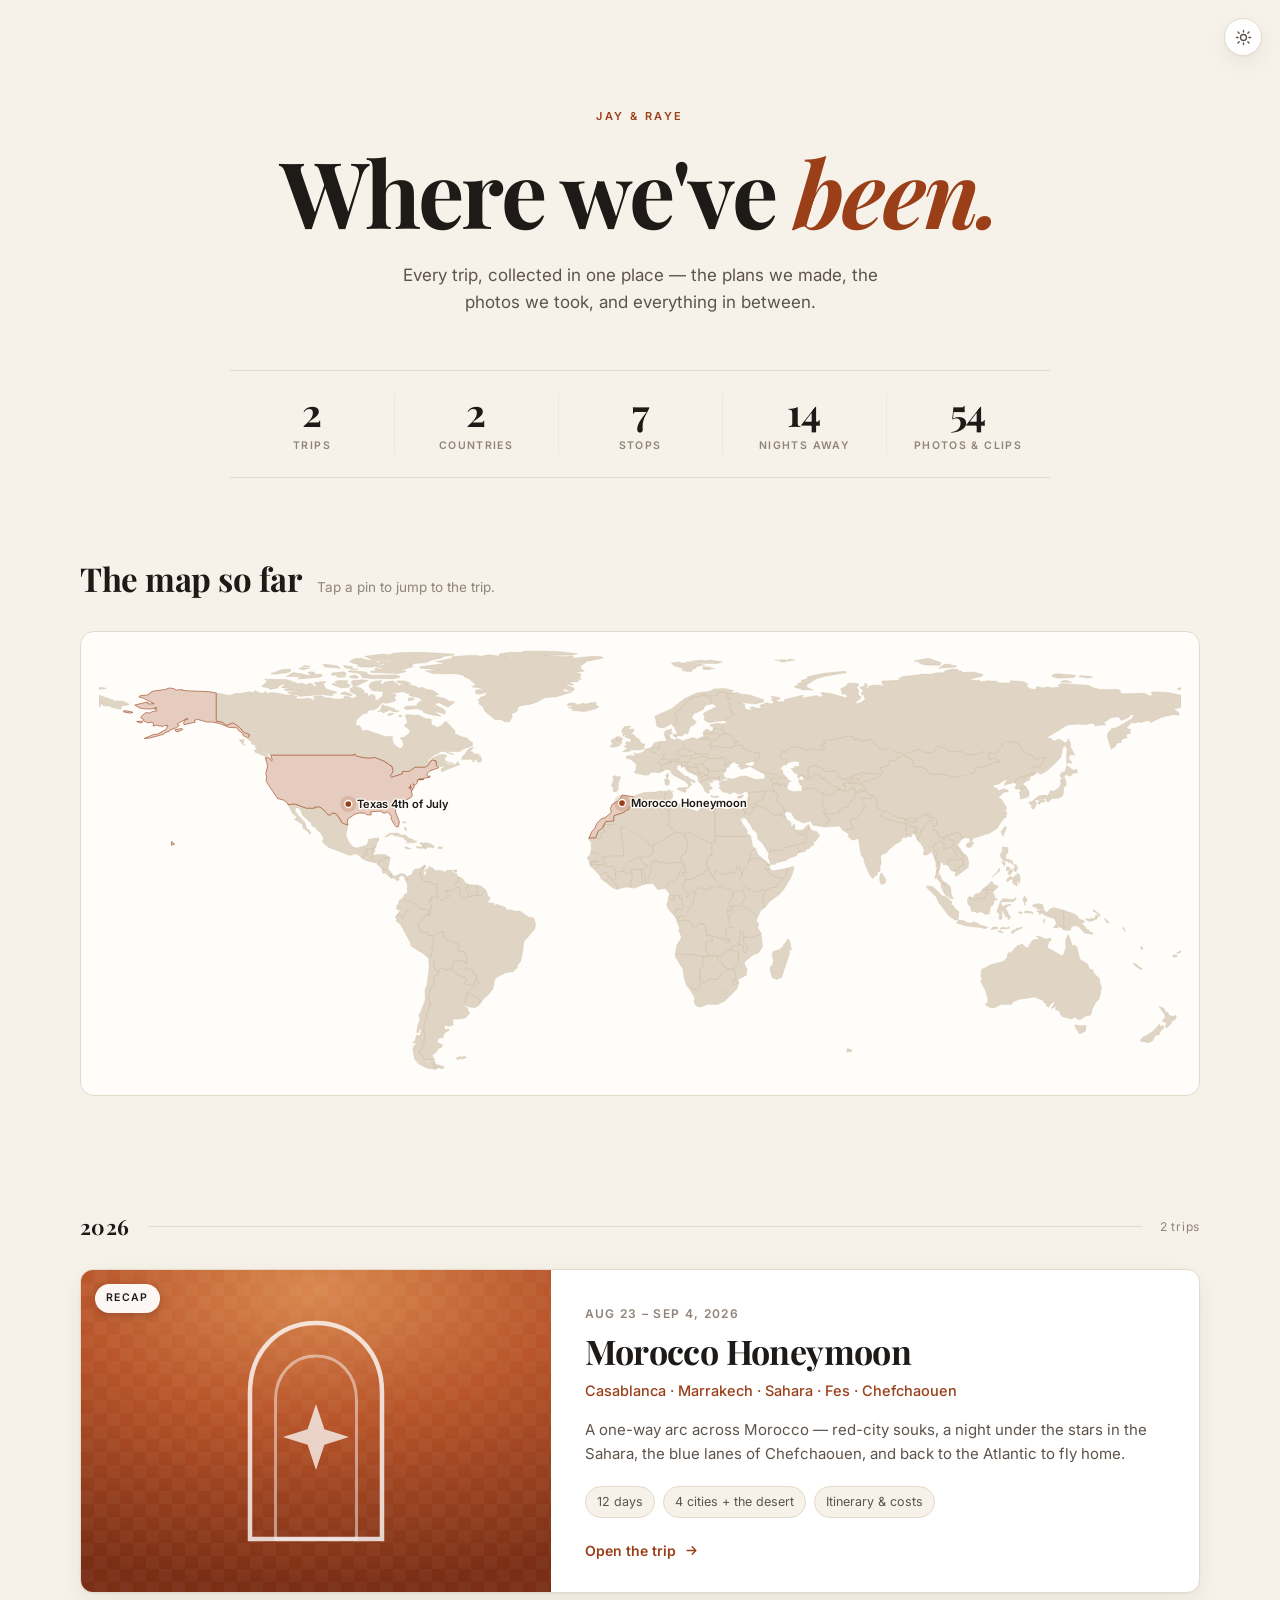
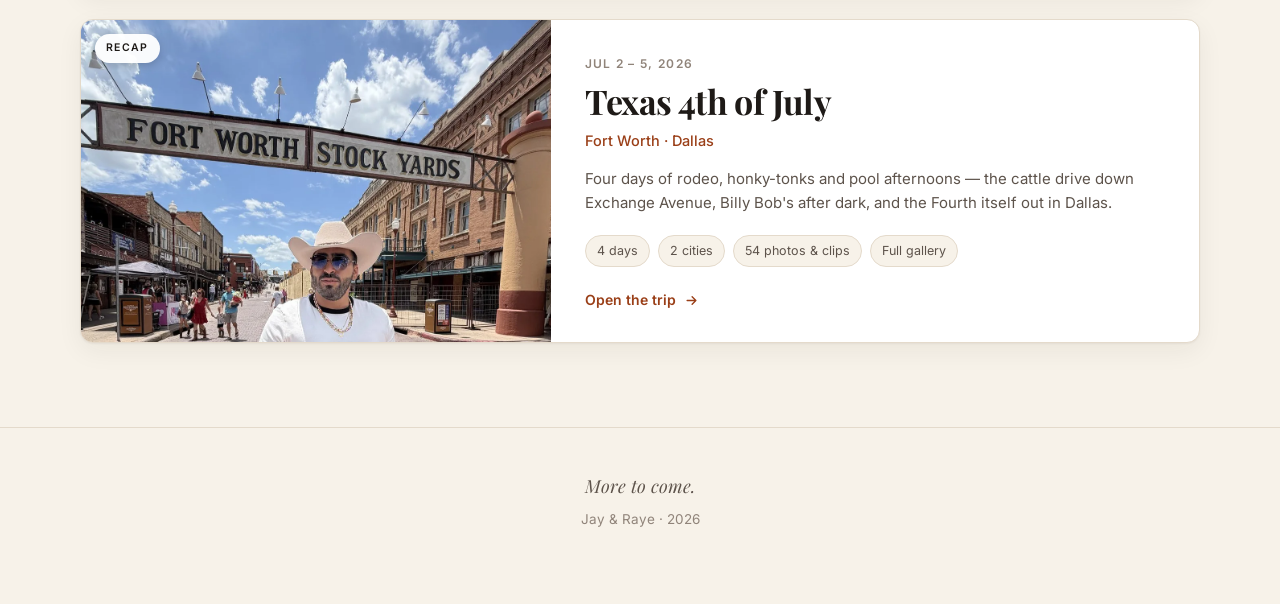
<file: index.html>
<!DOCTYPE html>
<html lang="en">
<head>
<meta charset="UTF-8">
<meta name="viewport" content="width=device-width, initial-scale=1.0">
<title>Jay &amp; Raye — Travels</title>
<meta name="description" content="Every trip we've taken, collected in one place.">
<meta name="theme-color" content="#f7f2e9" media="(prefers-color-scheme: light)">
<meta name="theme-color" content="#16130f" media="(prefers-color-scheme: dark)">
<meta property="og:type" content="website">
<meta property="og:title" content="Jay &amp; Raye — Travels">
<meta property="og:description" content="Every trip we've taken, collected in one place.">
<meta property="og:image" content="assets/covers/texas-2026.webp">
<link rel="icon" href="data:image/svg+xml,%3Csvg xmlns='http://www.w3.org/2000/svg' viewBox='0 0 32 32'%3E%3Crect width='32' height='32' rx='7' fill='%239a3f18'/%3E%3Cpath d='M16 6c4.4 0 8 3.6 8 8 0 5.8-8 12-8 12S8 19.8 8 14c0-4.4 3.6-8 8-8z' fill='none' stroke='%23f7f2e9' stroke-width='2.2'/%3E%3Ccircle cx='16' cy='13.8' r='2.8' fill='%23f7f2e9'/%3E%3C/svg%3E">
<link rel="preconnect" href="https://fonts.googleapis.com">
<link rel="preconnect" href="https://fonts.gstatic.com" crossorigin>
<link href="https://fonts.googleapis.com/css2?family=Playfair+Display:ital,wght@0,600;0,700;1,600;1,700&family=Inter:wght@400;500;600&display=swap" rel="stylesheet">
<link rel="stylesheet" href="assets/css/site.css">
<script>
  /* Set the theme before first paint so a dark-mode reader never sees a light flash. */
  try {
    var t = localStorage.getItem("travels-theme");
    if (t === "dark" || t === "light") document.documentElement.setAttribute("data-theme", t);
  } catch (e) {}
</script>
  <link rel="stylesheet" href="assets/css/gate.css">
  <script>document.documentElement.className += " gated";</script>
</head>
<body>

<button class="theme-toggle" type="button" aria-label="Switch between light and dark">
  <svg class="sun" viewBox="0 0 24 24" aria-hidden="true"><circle cx="12" cy="12" r="4.2"/><path d="M12 2v2.4M12 19.6V22M4.2 4.2l1.7 1.7M18.1 18.1l1.7 1.7M2 12h2.4M19.6 12H22M4.2 19.8l1.7-1.7M18.1 5.9l1.7-1.7"/></svg>
  <svg class="moon" viewBox="0 0 24 24" aria-hidden="true"><path d="M20.5 14.3A8.5 8.5 0 1 1 9.7 3.5a6.8 6.8 0 0 0 10.8 10.8z"/></svg>
</button>

<header class="hero">
  <div class="wrap">
    <div class="eyebrow">Jay &amp; Raye</div>
    <h1>Where we've <em>been.</em></h1>
    <p class="sub">Every trip, collected in one place — the plans we made, the photos we took, and everything in between.</p>
    <div class="stats reveal" id="stats"></div>
  </div>
</header>

<section class="map-section">
  <div class="wrap">
    <div class="map-head">
      <h2>The map so far</h2>
      <span class="note">Tap a pin to jump to the trip.</span>
    </div>
    <div class="map-frame reveal" id="map"></div>
  </div>
</section>

<main class="trips-section">
  <div class="wrap">
    <div id="trips"></div>
    <noscript>
      <div class="year-block">
        <div class="year-head"><span class="y">2026</span><span class="rule"></span></div>
        <ul class="noscript-list">
          <li><a href="trips/morocco-2026/index.html">Morocco Honeymoon</a> — Aug 23 – Sep 4, 2026</li>
          <li><a href="trips/texas-2026/index.html">Texas 4th of July</a> — Jul 2 – 5, 2026</li>
        </ul>
      </div>
    </noscript>
  </div>
</main>

<footer>
  <div class="wrap">
    <div class="sig">More to come.</div>
    <div>Jay &amp; Raye · 2026</div>
  </div>
</footer>

<script src="assets/data/worldmap.js"></script>
<script src="assets/data/trips.js"></script>
<script src="assets/js/site.js" defer></script>

  <script src="assets/js/gate.js"></script>
</body>
</html>
</file>
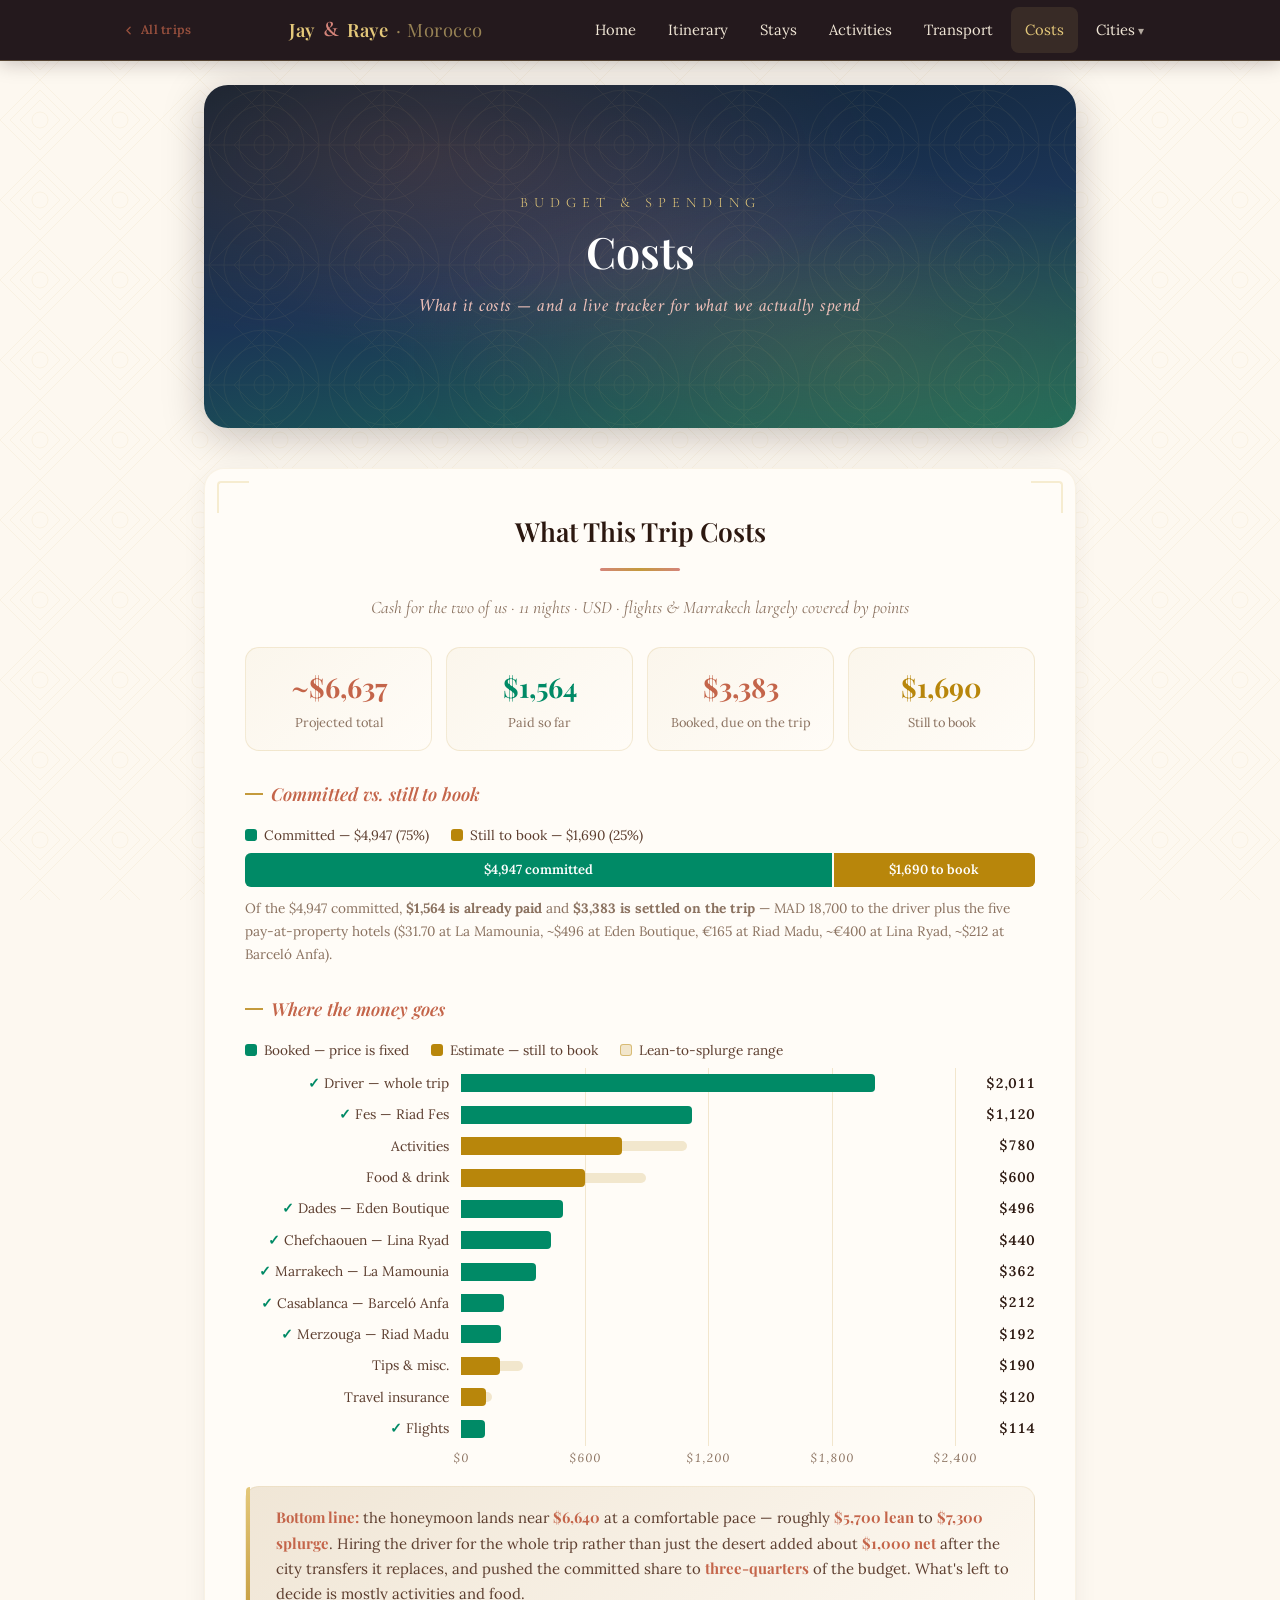
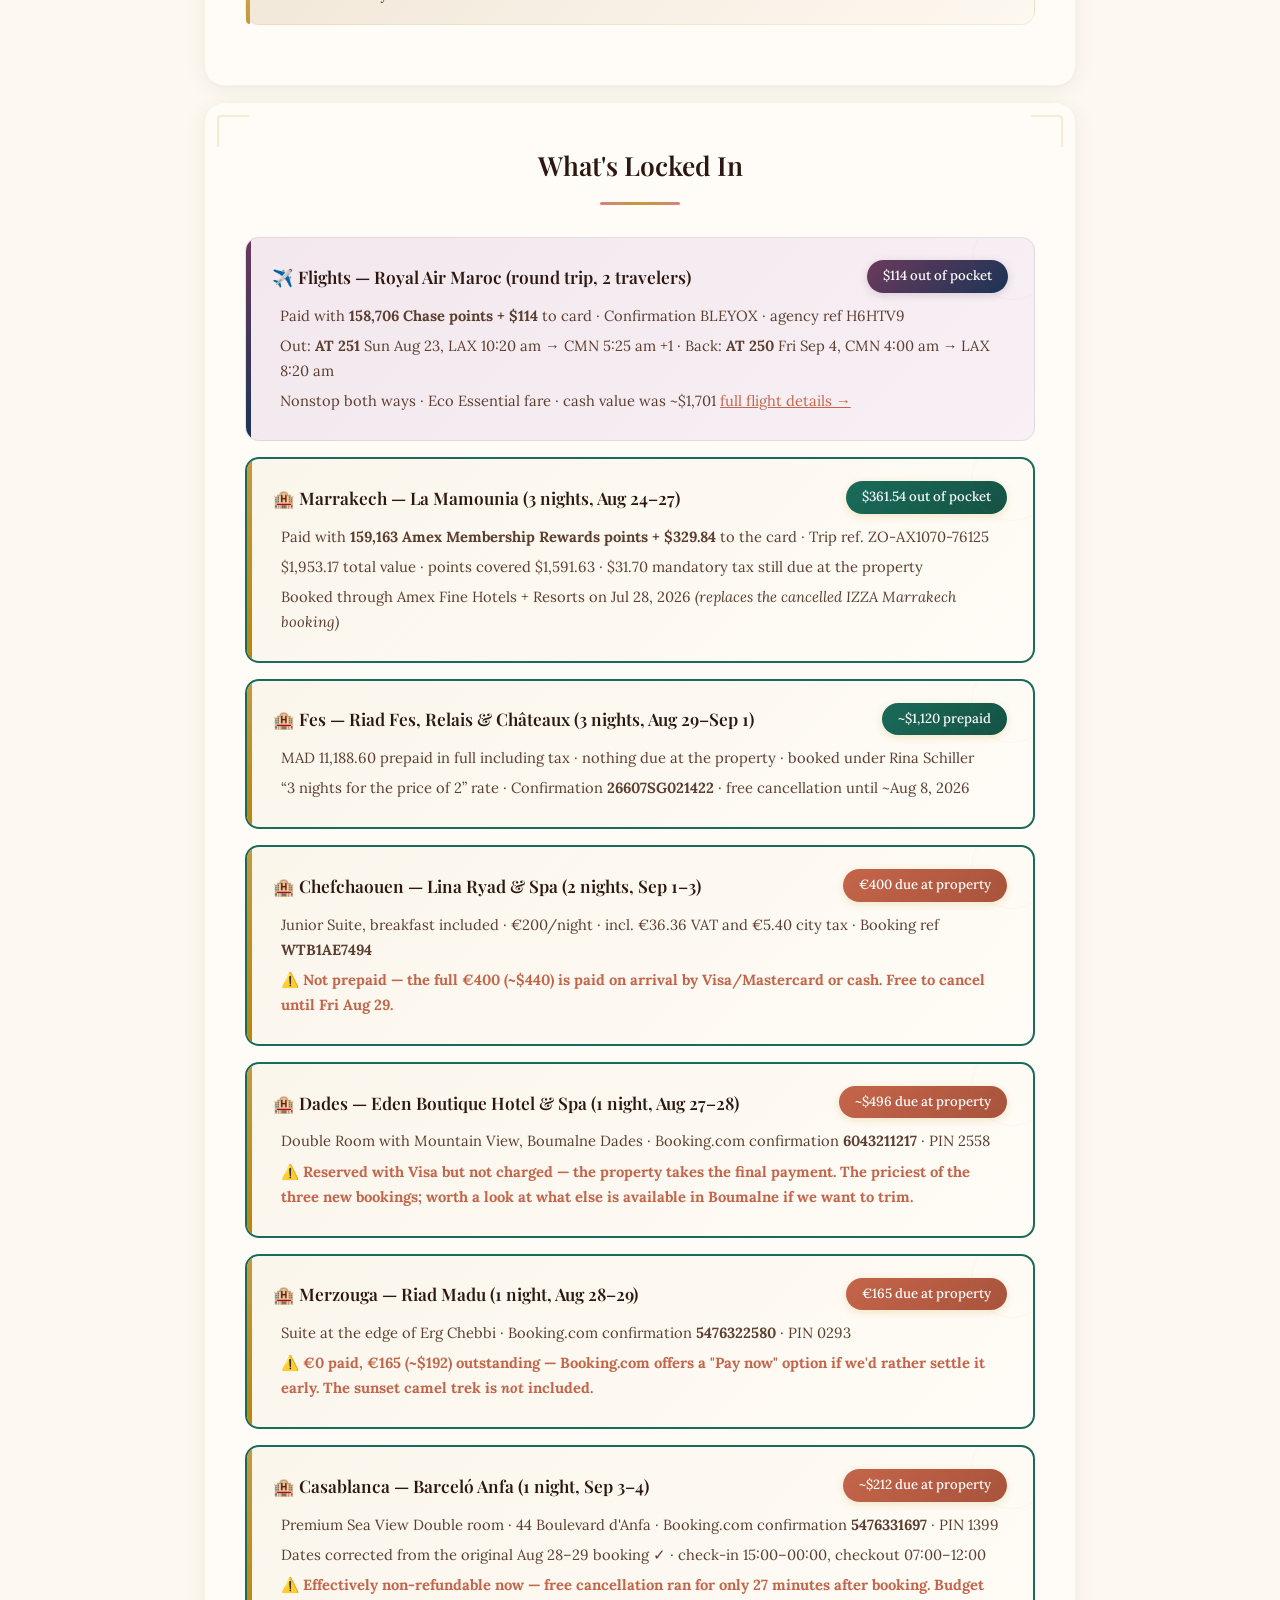
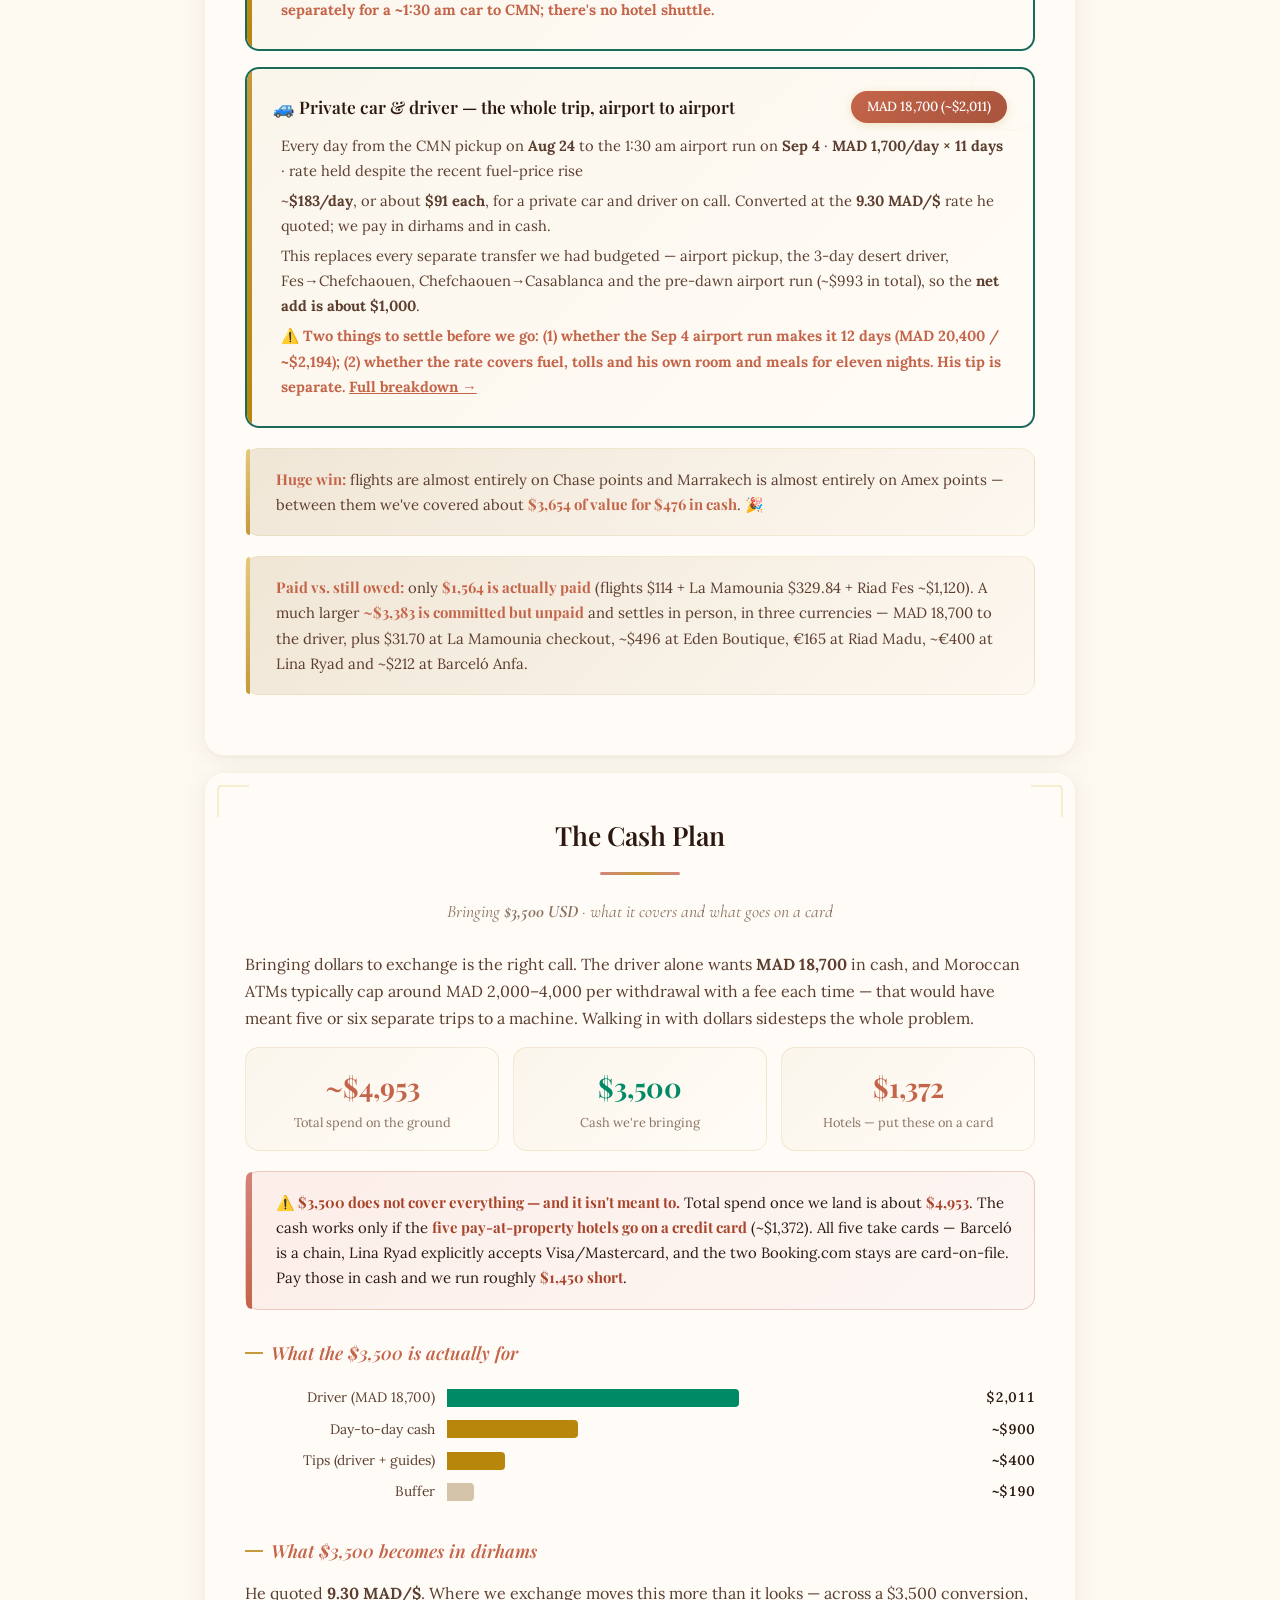
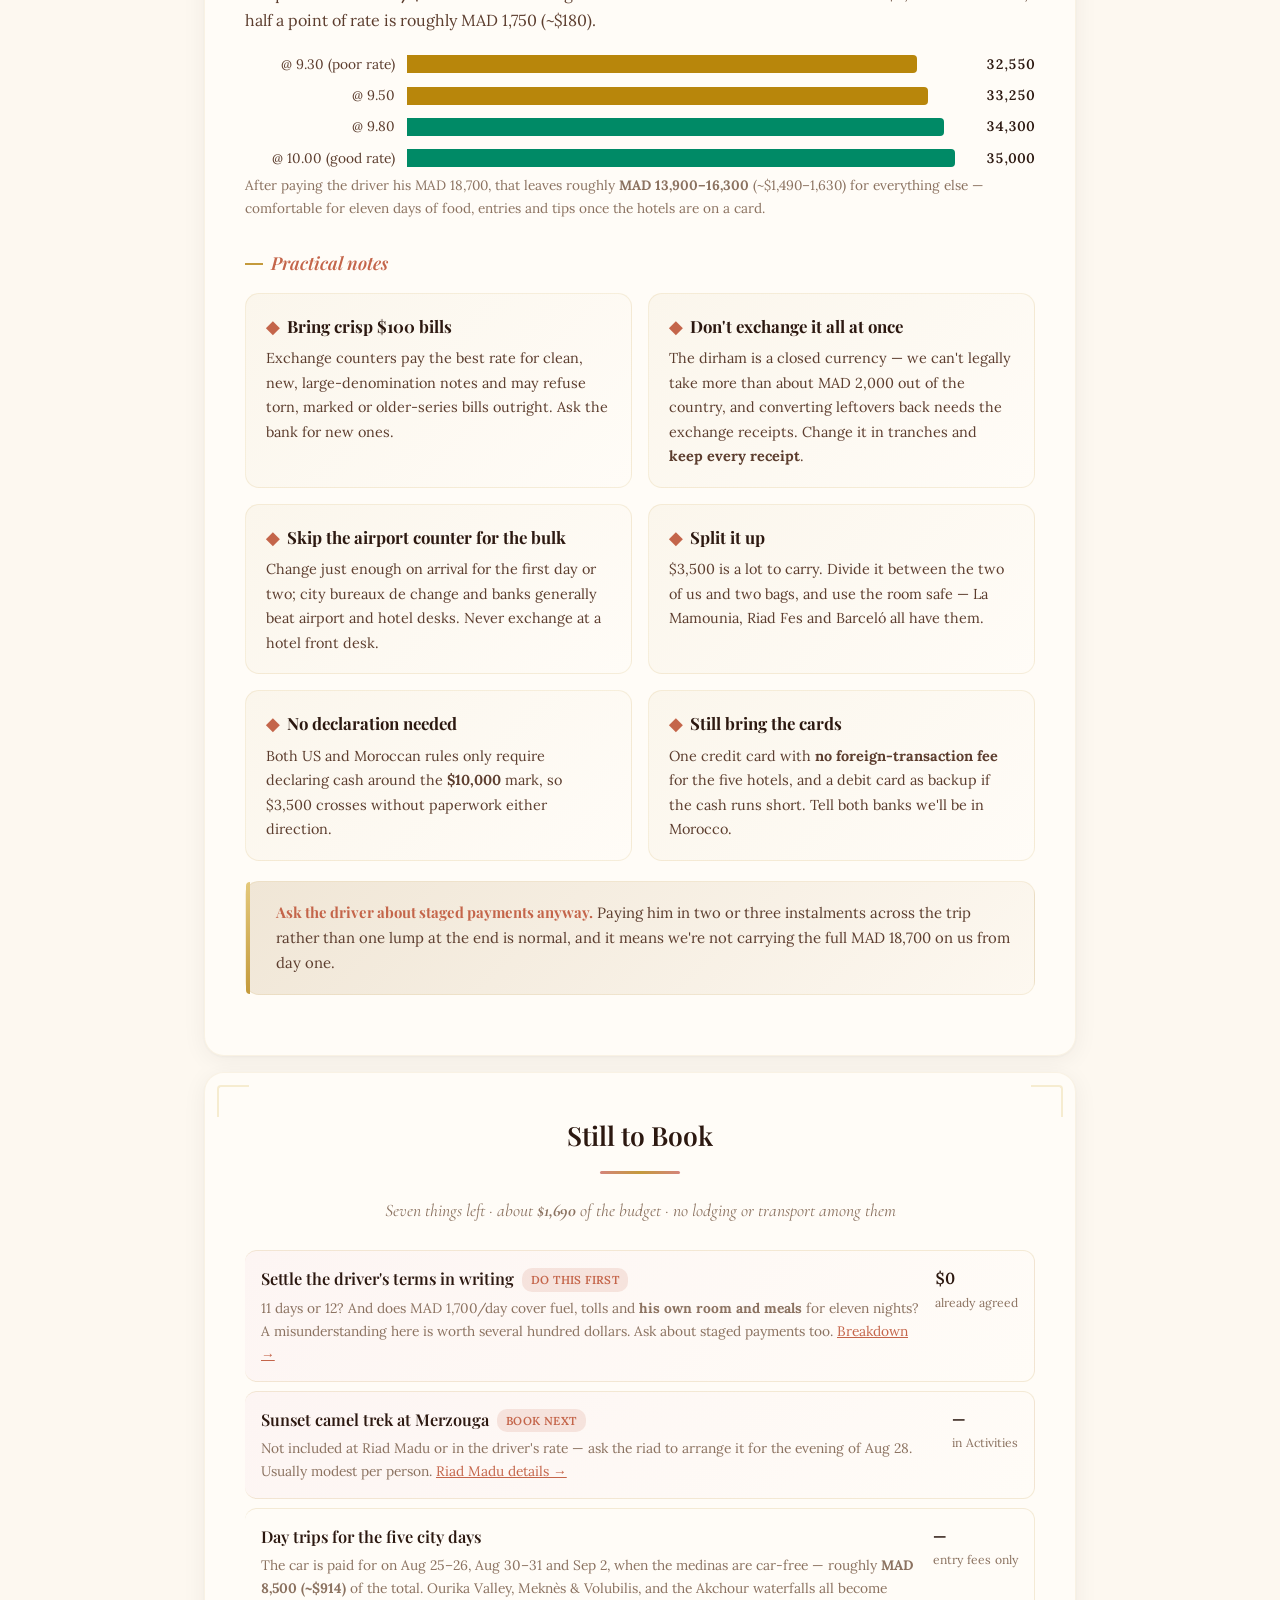
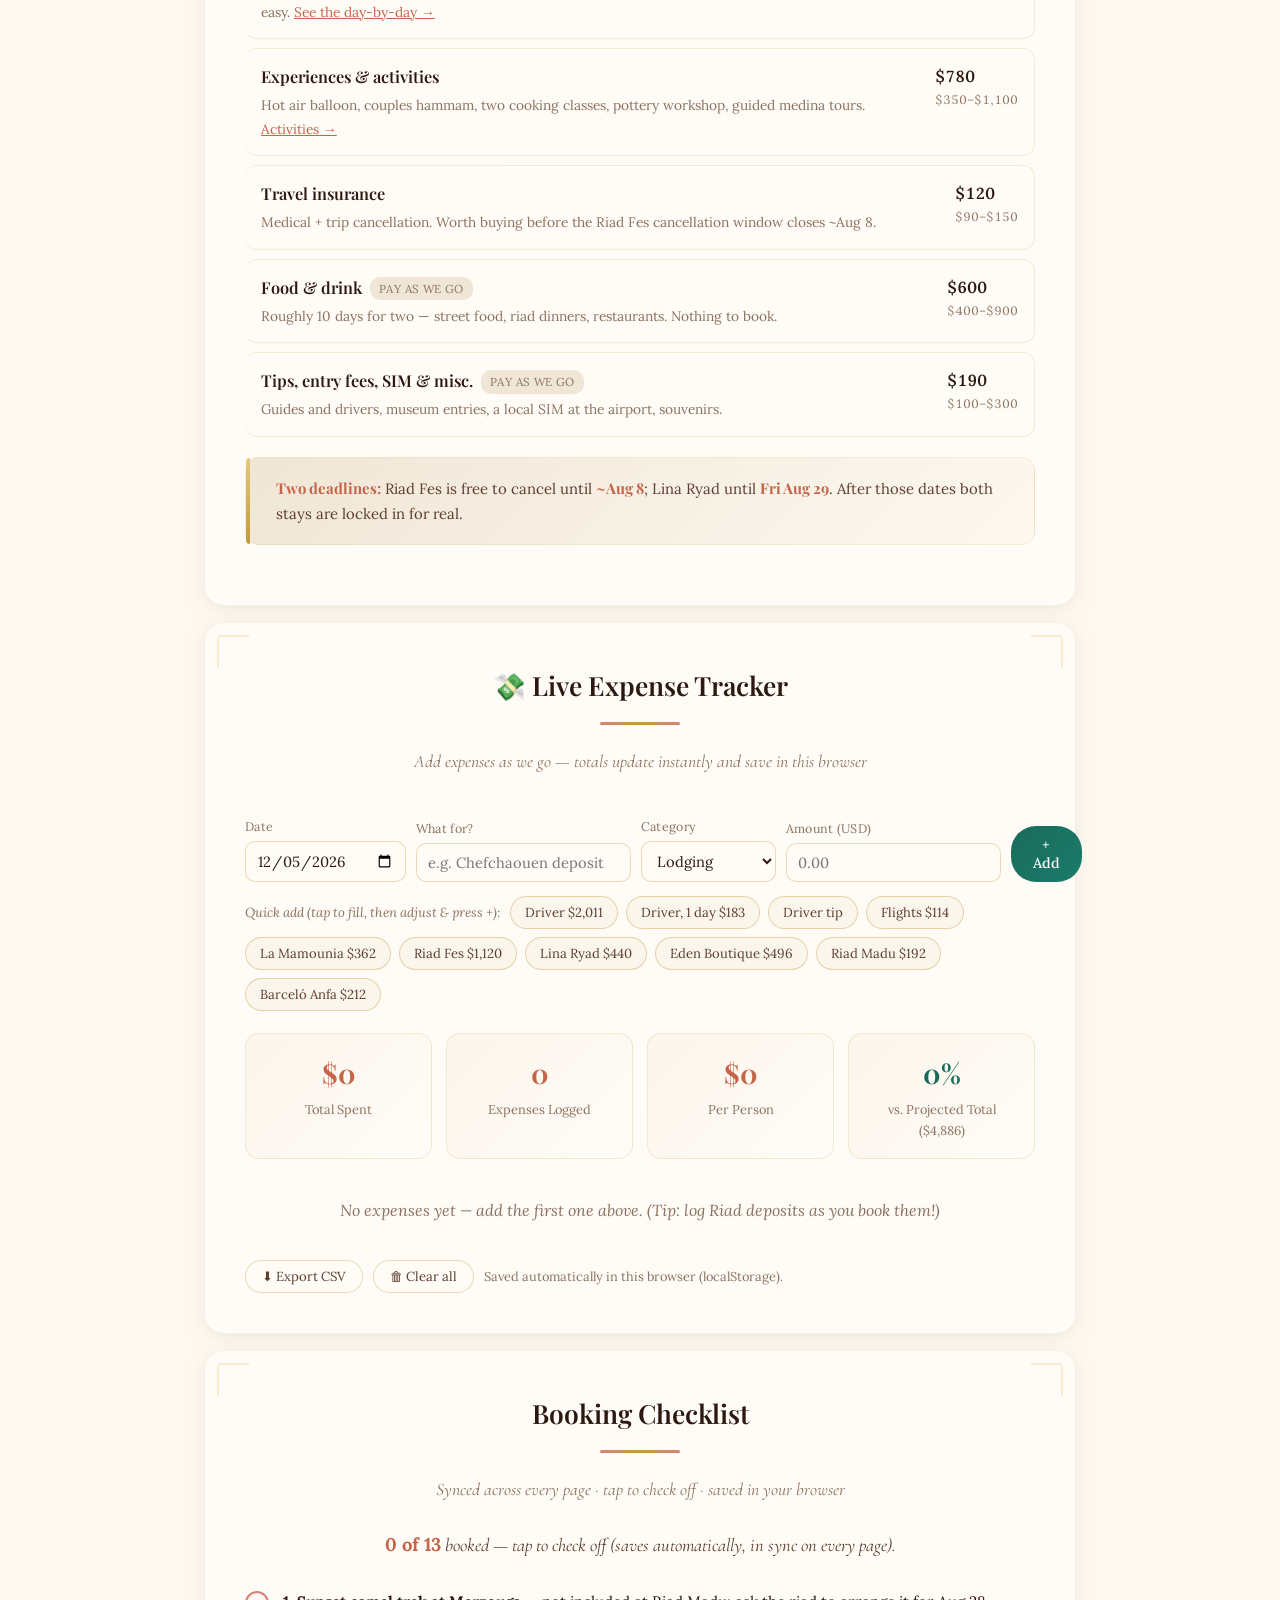
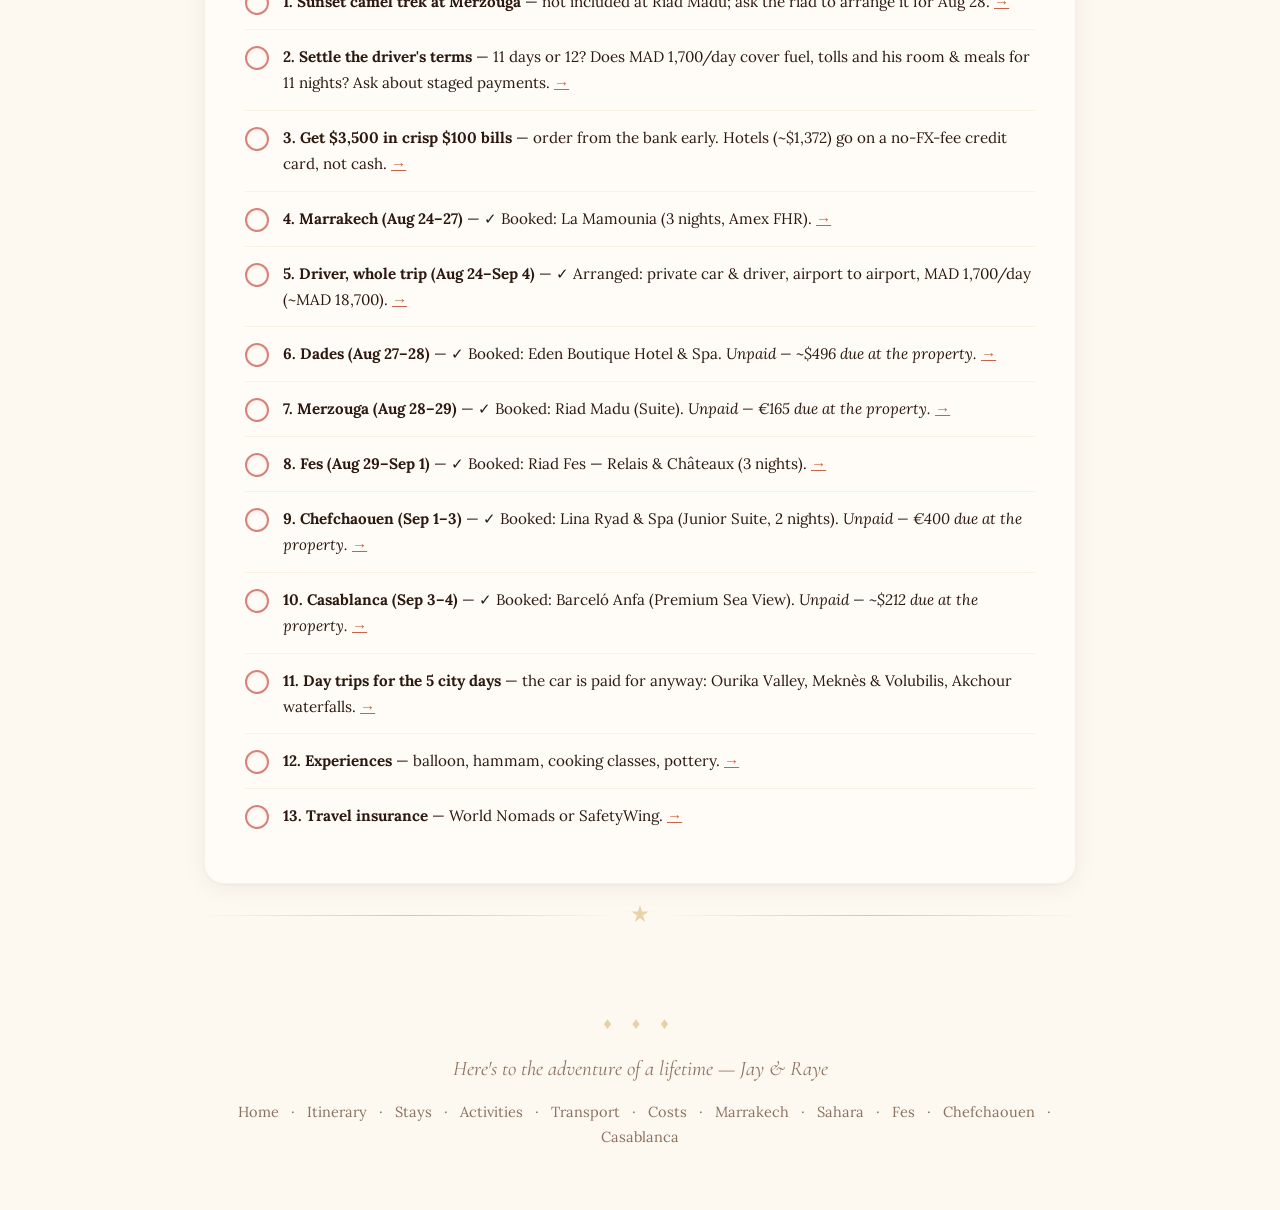
<file: trips/morocco-2026/costs.html>
<!DOCTYPE html>
<html lang="en">
<head>
<meta charset="UTF-8">
<meta name="viewport" content="width=device-width, initial-scale=1.0">
<title>Costs & Budget — Jay & Raye's Morocco Honeymoon</title>
<link href="https://fonts.googleapis.com/css2?family=Playfair+Display:ital,wght@0,400;0,600;0,700;1,400;1,600&family=Lora:ital,wght@0,400;0,500;1,400&family=Cormorant+Garamond:ital,wght@0,300;0,400;0,600;1,300;1,400;1,600&family=Amiri:ital,wght@0,400;0,700;1,400&display=swap" rel="stylesheet">
<link rel="stylesheet" href="styles.css">
<link rel="stylesheet" href="../../assets/css/gallery.css">
<style>
  /* Expense tracker */
  .tracker-form { display: grid; grid-template-columns: 1.2fr 1.4fr 1fr 0.9fr auto; gap: 10px; align-items: end; margin-top: 8px; }
  .tracker-form .fld { display: flex; flex-direction: column; gap: 4px; }
  .tracker-form label { font-size: 0.78em; color: var(--text-light); font-family: 'Lora', serif; letter-spacing: 0.3px; }
  .tracker-form input, .tracker-form select {
    font-family: 'Lora', serif; font-size: 0.92em; padding: 9px 11px;
    border: 1px solid rgba(196,154,60,0.35); border-radius: 10px; background: var(--warm-white); color: var(--text-dark);
  }
  .tracker-form input:focus, .tracker-form select:focus { outline: none; border-color: var(--terracotta); box-shadow: 0 0 0 3px rgba(196,101,74,0.12); }
  .add-btn { background: linear-gradient(135deg, var(--teal), #1A7B6A); color: white; border: none; cursor: pointer; padding: 10px 22px; border-radius: 25px; font-family: 'Lora', serif; font-weight: 500; font-size: 0.9em; transition: all 0.2s ease; }
  .add-btn:hover { transform: translateY(-2px); box-shadow: 0 6px 16px rgba(26,107,90,0.25); }
  .exp-table { width: 100%; border-collapse: collapse; margin-top: 18px; font-size: 0.92em; }
  .exp-table th, .exp-table td { padding: 10px 12px; text-align: left; border-bottom: 1px solid rgba(196,154,60,0.15); }
  .exp-table th { font-family: 'Playfair Display', serif; font-size: 0.9em; color: var(--text-dark); }
  .exp-table td.num, .exp-table th.num { text-align: right; font-variant-numeric: tabular-nums; white-space: nowrap; }
  .exp-table .cat-pill { font-size: 0.78em; padding: 2px 10px; border-radius: 12px; background: var(--sand); color: var(--text-medium); }
  .del-x { cursor: pointer; color: var(--terracotta); border: none; background: none; font-size: 1.1em; line-height: 1; padding: 2px 6px; border-radius: 6px; }
  .del-x:hover { background: rgba(196,101,74,0.1); }
  .tracker-summary { display: grid; grid-template-columns: repeat(auto-fit, minmax(160px,1fr)); gap: 14px; margin: 22px 0 6px; }
  .ts-card { background: linear-gradient(135deg, var(--gold-pale), var(--warm-white)); border: 1px solid rgba(196,154,60,0.18); border-radius: 14px; padding: 16px 18px; text-align: center; }
  .ts-card .ts-num { font-family: 'Playfair Display', serif; font-size: 1.7em; font-weight: 700; color: var(--terracotta); }
  .ts-card .ts-lbl { font-size: 0.8em; color: var(--text-light); margin-top: 2px; }
  .cat-breakdown { margin-top: 16px; font-size: 0.9em; }
  .cat-bar-row { display: grid; grid-template-columns: 130px 1fr 70px; align-items: center; gap: 10px; margin: 7px 0; }
  .cat-bar-track { background: var(--sand); border-radius: 8px; height: 14px; overflow: hidden; }
  .cat-bar-fill { height: 100%; background: linear-gradient(90deg, var(--gold), var(--terracotta)); border-radius: 8px; }
  .tracker-tools { margin-top: 14px; display: flex; gap: 10px; flex-wrap: wrap; }
  .tool-btn { font-family: 'Lora', serif; font-size: 0.82em; padding: 7px 16px; border-radius: 20px; border: 1px solid rgba(196,154,60,0.35); background: var(--warm-white); color: var(--text-medium); cursor: pointer; }
  .tool-btn:hover { background: var(--gold-pale); }
  .empty-note { text-align: center; color: var(--text-light); font-style: italic; padding: 22px; }
  @media (max-width: 720px) { .tracker-form { grid-template-columns: 1fr 1fr; } .tracker-form .add-wrap { grid-column: 1 / -1; } .add-btn { width: 100%; } }

  /* ══ Cost chart ══
     Palette validated with the dataviz validator against this page's surface
     (#FFFCF7): booked #008A66 vs to-book #B8860B — passes lightness band,
     chroma floor, CVD separation (ΔE 9.3), normal-vision floor (19.1) and
     3:1 contrast. Every bar is also direct-labelled, so identity is never
     carried by colour alone. */
  .viz { --c-booked:#008A66; --c-tobook:#B8860B; --c-range:rgba(184,134,11,0.18); }

  .split-bar { display:flex; height:34px; border-radius:6px; overflow:hidden; margin:6px 0 10px; background:var(--sand); }
  .split-seg { display:flex; align-items:center; justify-content:center; font-size:0.82em; font-weight:600; color:#fff; white-space:nowrap; overflow:hidden; min-width:0; padding:0 6px; }
  .split-seg.committed { background:var(--c-booked); border-right:2px solid var(--warm-white); }
  .split-seg.remaining { background:var(--c-tobook); }
  .split-key { display:flex; gap:22px; flex-wrap:wrap; font-size:0.85em; color:var(--text-medium); margin-bottom:4px; }
  .split-key span.k { display:inline-flex; align-items:center; gap:7px; }
  .swatch { width:12px; height:12px; border-radius:3px; flex-shrink:0; }
  .swatch.booked { background:var(--c-booked); }
  .swatch.tobook { background:var(--c-tobook); }
  .swatch.range  { background:var(--c-range); border:1px solid rgba(184,134,11,0.45); }

  /* Label/value gutters are shared by the rows, the gridlines and the axis via
     these two vars, so the three can never drift out of alignment. */
  .chart { margin-top:6px; position:relative; --lab:204px; --val:68px; --gap:12px; }
  .cbar-row { display:grid; grid-template-columns:var(--lab) 1fr var(--val); align-items:center; gap:var(--gap); padding:4px 0; position:relative; }
  .cbar-row:hover .cbar-fill { filter:brightness(1.08); }
  .cbar-label { font-size:0.86em; color:var(--text-medium); text-align:right; line-height:1.25; }
  .cbar-label .tick { color:var(--c-booked); font-weight:700; }
  .cbar-track { position:relative; height:18px; }
  .cbar-range { position:absolute; top:4px; height:10px; background:var(--c-range); border-radius:5px; }
  .cbar-fill { position:absolute; left:0; top:0; height:18px; border-radius:0 4px 4px 0; }
  .cbar-fill.booked { background:var(--c-booked); }
  .cbar-fill.tobook { background:var(--c-tobook); }
  .cbar-val { font-size:0.86em; text-align:right; color:var(--text-dark); font-variant-numeric:tabular-nums; font-weight:600; }
  .chart-grid { position:absolute; left:calc(var(--lab) + var(--gap)); right:calc(var(--val) + var(--gap)); top:0; bottom:20px; pointer-events:none; }
  .chart-grid i { position:absolute; top:0; bottom:0; width:1px; background:rgba(196,154,60,0.22); }
  .chart-axis { position:relative; height:18px; margin-top:4px;
                margin-left:calc(var(--lab) + var(--gap)); margin-right:calc(var(--val) + var(--gap)); }
  .chart-axis i { position:absolute; top:0; transform:translateX(-50%); font-size:0.74em; color:var(--text-light); font-variant-numeric:tabular-nums; }
  .cbar-row[data-tip]:hover::after {
    content:attr(data-tip); position:absolute; left:200px; bottom:100%; z-index:5;
    background:var(--midnight); color:#fff; font-size:0.78em; line-height:1.45;
    padding:7px 11px; border-radius:8px; white-space:pre-line; max-width:290px;
    box-shadow:0 4px 16px rgba(28,16,20,0.28); pointer-events:none;
  }

  .todo-item { display:grid; grid-template-columns:1fr auto; gap:10px 16px; align-items:start;
    padding:14px 16px; margin:9px 0; border-radius:12px; background:var(--warm-white);
    border:1px solid rgba(196,154,60,0.18); border-left:4px solid var(--c-tobook); }
  .todo-item.urgent { border-left-color:var(--terracotta); background:linear-gradient(135deg,#FDF5F3,var(--warm-white)); }
  .todo-item.onTrip { border-left-color:var(--sand-dark); }
  .todo-name { font-family:'Playfair Display',serif; font-weight:600; color:var(--text-dark); font-size:1.02em; }
  .todo-note { font-size:0.86em; color:var(--text-light); margin-top:3px; }
  .todo-cost { font-variant-numeric:tabular-nums; font-weight:600; color:var(--text-dark); white-space:nowrap; }
  .todo-cost .rng { display:block; font-size:0.76em; color:var(--text-light); font-weight:400; }
  .todo-tag { display:inline-block; font-size:0.72em; letter-spacing:0.4px; text-transform:uppercase;
    padding:2px 9px; border-radius:10px; margin-left:8px; vertical-align:1px; }
  .todo-tag.next { background:rgba(196,101,74,0.14); color:var(--terracotta); font-weight:600; }
  .todo-tag.trip { background:var(--sand); color:var(--text-light); }

  @media (max-width:640px) {
    .chart { --lab:112px; --val:58px; --gap:8px; }
    .split-seg { font-size:0.72em; }
    .split-key { gap:12px; font-size:0.8em; }
    .cbar-label { font-size:0.78em; }
    .cbar-row[data-tip]:hover::after { left:0; max-width:220px; }
  }
</style>
  <link rel="stylesheet" href="../../assets/css/gate.css">
  <script>document.documentElement.className += " gated";</script>
</head>
<body>

<nav class="navbar">
  <div class="nav-inner">
    <a href="../../index.html" class="tg-home"><svg viewBox="0 0 24 24"><path d="M15 18l-6-6 6-6"/></svg>All trips</a>
    <a href="index.html" class="nav-logo">Jay <span class="amp">&</span> Raye <span style="opacity:.6;font-weight:400;">· Morocco</span></a>
    <input class="nav-toggle" type="checkbox" id="nav-toggle" aria-label="Toggle navigation menu">
    <label class="nav-burger" for="nav-toggle" aria-hidden="true"><span></span><span></span><span></span></label>
    <ul class="nav-links">
      <li><a href="index.html">Home</a></li>
      <li><a href="itinerary.html">Itinerary</a></li>
      <li><a href="accommodations.html">Stays</a></li>
      <li><a href="activities.html">Activities</a></li>
      <li><a href="transport.html">Transport</a></li>
      <li><a href="costs.html" class="active">Costs</a></li>
      <li class="dropdown"><a href="#" aria-haspopup="true">Cities</a>
        <ul class="dropdown-menu">
          <li><a href="marrakech.html"><span class="menu-num">1</span>Marrakech</a></li>
          <li><a href="sahara.html"><span class="menu-num">2</span>Sahara Desert</a></li>
          <li><a href="fes.html"><span class="menu-num">3</span>Fes</a></li>
          <li><a href="chefchaouen.html"><span class="menu-num">4</span>Chefchaouen</a></li>
          <li><a href="casablanca.html"><span class="menu-num">5</span>Casablanca</a></li>
        </ul>
      </li>
    </ul>
  </div>
</nav>

<div class="container">

<div class="hero city-hero theme-ocean">
  <div class="hero-pattern"></div><div class="hero-glow"></div>
  <div class="hero-content">
    <div class="hero-eyebrow">Budget & Spending</div>
    <h1>Costs</h1>
    <div class="hero-sub">What it costs — and a live tracker for what we actually spend</div>
  </div>
</div>

<!-- COST OVERVIEW + CHART -->
<div class="section viz">
  <h2>What This Trip Costs</h2>
  <p class="section-subtitle">Cash for the two of us &middot; 11 nights &middot; USD &middot; flights &amp; Marrakech largely covered by points</p>

  <div class="tracker-summary" style="margin-top:4px;">
    <div class="ts-card"><div class="ts-num">~$6,637</div><div class="ts-lbl">Projected total</div></div>
    <div class="ts-card"><div class="ts-num" style="color:#008A66;">$1,564</div><div class="ts-lbl">Paid so far</div></div>
    <div class="ts-card"><div class="ts-num" style="color:var(--terracotta);">$3,383</div><div class="ts-lbl">Booked, due on the trip</div></div>
    <div class="ts-card"><div class="ts-num" style="color:#B8860B;">$1,690</div><div class="ts-lbl">Still to book</div></div>
  </div>

  <h3>Committed vs. still to book</h3>
  <div class="split-key">
    <span class="k"><span class="swatch booked"></span> Committed &mdash; $4,947 (75%)</span>
    <span class="k"><span class="swatch tobook"></span> Still to book &mdash; $1,690 (25%)</span>
  </div>
  <div class="split-bar" role="img" aria-label="Of a projected $6,637 total, $4,947 is committed and $1,690 is still to book.">
    <div class="split-seg committed" style="width:74.5%;">$4,947 committed</div>
    <div class="split-seg remaining" style="width:25.5%;">$1,690 to book</div>
  </div>
  <p style="font-size:0.85em;color:var(--text-light);margin-top:2px;">Of the $4,947 committed, <strong>$1,564 is already paid</strong> and <strong>$3,383 is settled on the trip</strong> &mdash; MAD 18,700 to the driver plus the five pay-at-property hotels ($31.70 at La Mamounia, ~$496 at Eden Boutique, &euro;165 at Riad Madu, ~&euro;400 at Lina Ryad, ~$212 at Barcel&oacute; Anfa).</p>

  <h3>Where the money goes</h3>
  <div class="split-key">
    <span class="k"><span class="swatch booked"></span> Booked &mdash; price is fixed</span>
    <span class="k"><span class="swatch tobook"></span> Estimate &mdash; still to book</span>
    <span class="k"><span class="swatch range"></span> Lean-to-splurge range</span>
  </div>

  <div class="chart">
    <div class="chart-grid"><i style="left:25%"></i><i style="left:50%"></i><i style="left:75%"></i><i style="left:100%"></i></div>

    <div class="cbar-row" data-tip="Private car + driver, whole trip, airport to airport.&#10;MAD 1,700/day × 11 days = MAD 18,700. Agreed.&#10;Paid in dirhams, so the $ moves with the rate.">
      <span class="cbar-label"><span class="tick">✓</span> Driver &mdash; whole trip</span>
      <span class="cbar-track"><span class="cbar-fill booked" style="width:83.8%"></span></span>
      <span class="cbar-val">$2,011</span>
    </div>
    <div class="cbar-row" data-tip="Riad Fes — Relais & Châteaux&#10;3 nights, prepaid in full. Fixed.">
      <span class="cbar-label"><span class="tick">✓</span> Fes &mdash; Riad Fes</span>
      <span class="cbar-track"><span class="cbar-fill booked" style="width:46.7%"></span></span>
      <span class="cbar-val">$1,120</span>
    </div>
    <div class="cbar-row" data-tip="Balloon, hammam, cooking classes, pottery, guides,&#10;camel trek, and any day trips with the driver.&#10;Lean $350 · Likely $780 · Splurge $1,100">
      <span class="cbar-label">Activities</span>
      <span class="cbar-track"><span class="cbar-range" style="left:14.6%;width:31.2%"></span><span class="cbar-fill tobook" style="width:32.5%"></span></span>
      <span class="cbar-val">$780</span>
    </div>
    <div class="cbar-row" data-tip="~11 days for two.&#10;Lean $400 · Likely $600 · Splurge $900">
      <span class="cbar-label">Food &amp; drink</span>
      <span class="cbar-track"><span class="cbar-range" style="left:16.7%;width:20.8%"></span><span class="cbar-fill tobook" style="width:25.0%"></span></span>
      <span class="cbar-val">$600</span>
    </div>
    <div class="cbar-row" data-tip="Eden Boutique Hotel &amp; Spa, Boumalne Dades&#10;1 night, Aug 27–28 — due at the property. Fixed.">
      <span class="cbar-label"><span class="tick">✓</span> Dades &mdash; Eden Boutique</span>
      <span class="cbar-track"><span class="cbar-fill booked" style="width:20.7%"></span></span>
      <span class="cbar-val">$496</span>
    </div>
    <div class="cbar-row" data-tip="Lina Ryad & Spa, Chefchaouen&#10;2 nights, €400 — due at the property. Fixed.">
      <span class="cbar-label"><span class="tick">✓</span> Chefchaouen &mdash; Lina Ryad</span>
      <span class="cbar-track"><span class="cbar-fill booked" style="width:18.3%"></span></span>
      <span class="cbar-val">$440</span>
    </div>
    <div class="cbar-row" data-tip="La Mamounia, Marrakech&#10;3 nights. $1,953 total, less $1,591.63 in Amex points. Fixed.">
      <span class="cbar-label"><span class="tick">✓</span> Marrakech &mdash; La Mamounia</span>
      <span class="cbar-track"><span class="cbar-fill booked" style="width:15.1%"></span></span>
      <span class="cbar-val">$362</span>
    </div>
    <div class="cbar-row" data-tip="Barceló Anfa Casablanca&#10;1 night, Sep 3–4 — due at the property. Fixed.">
      <span class="cbar-label"><span class="tick">✓</span> Casablanca &mdash; Barcel&oacute; Anfa</span>
      <span class="cbar-track"><span class="cbar-fill booked" style="width:8.8%"></span></span>
      <span class="cbar-val">$212</span>
    </div>
    <div class="cbar-row" data-tip="Riad Madu, Merzouga&#10;1 night, Aug 28–29, €165 — due at the property. Fixed.">
      <span class="cbar-label"><span class="tick">✓</span> Merzouga &mdash; Riad Madu</span>
      <span class="cbar-track"><span class="cbar-fill booked" style="width:8.0%"></span></span>
      <span class="cbar-val">$192</span>
    </div>
    <div class="cbar-row" data-tip="Guides, museum entries, SIM card, souvenirs,&#10;and the driver's tip.&#10;Lean $100 · Likely $190 · Splurge $300">
      <span class="cbar-label">Tips &amp; misc.</span>
      <span class="cbar-track"><span class="cbar-range" style="left:4.2%;width:8.3%"></span><span class="cbar-fill tobook" style="width:7.9%"></span></span>
      <span class="cbar-val">$190</span>
    </div>
    <div class="cbar-row" data-tip="Medical + trip cancellation.&#10;Lean $90 · Likely $120 · Splurge $150">
      <span class="cbar-label">Travel insurance</span>
      <span class="cbar-track"><span class="cbar-range" style="left:3.75%;width:2.5%"></span><span class="cbar-fill tobook" style="width:5.0%"></span></span>
      <span class="cbar-val">$120</span>
    </div>
    <div class="cbar-row" data-tip="LAX ⇄ Casablanca nonstop, both of us.&#10;158,706 Chase points + $114 cash. Fixed.">
      <span class="cbar-label"><span class="tick">✓</span> Flights</span>
      <span class="cbar-track"><span class="cbar-fill booked" style="width:4.8%"></span></span>
      <span class="cbar-val">$114</span>
    </div>

    <div class="chart-axis"><i style="left:0">$0</i><i style="left:25%">$600</i><i style="left:50%">$1,200</i><i style="left:75%">$1,800</i><i style="left:100%">$2,400</i></div>
  </div>

  <div class="tip" style="margin-top:20px;"><strong>Bottom line:</strong> the honeymoon lands near <strong>$6,640</strong> at a comfortable pace &mdash; roughly <strong>$5,700 lean</strong> to <strong>$7,300 splurge</strong>. Hiring the driver for the whole trip rather than just the desert added about <strong>$1,000 net</strong> after the city transfers it replaces, and pushed the committed share to <strong>three-quarters</strong> of the budget. What's left to decide is mostly activities and food.</div>
</div>

<!-- WHAT'S BOOKED -->
<div class="section">
  <h2>What's Locked In</h2>
  <div class="booking-card flight">
    <div class="card-header"><span class="card-title">✈️ Flights — Royal Air Maroc (round trip, 2 travelers)</span><span class="card-price flight-price">$114 out of pocket</span></div>
    <div class="card-details">
      <span>Paid with <strong>158,706 Chase points + $114</strong> to card · Confirmation BLEYOX · agency ref H6HTV9</span>
      <span>Out: <strong>AT 251</strong> Sun Aug 23, LAX 10:20 am → CMN 5:25 am +1 · Back: <strong>AT 250</strong> Fri Sep 4, CMN 4:00 am → LAX 8:20 am</span>
      <span>Nonstop both ways · Eco Essential fare · cash value was ~$1,701 <a href="index.html#flights">full flight details →</a></span>
    </div>
  </div>
  <div class="booking-card" style="border:2px solid var(--teal);">
    <div class="card-header"><span class="card-title">🏨 Marrakech — La Mamounia (3 nights, Aug 24–27)</span><span class="card-price" style="background:linear-gradient(135deg,#1A6B5A,#155244);">$361.54 out of pocket</span></div>
    <div class="card-details">
      <span>Paid with <strong>159,163 Amex Membership Rewards points + $329.84</strong> to the card · Trip ref. ZO-AX1070-76125</span>
      <span>$1,953.17 total value · points covered $1,591.63 · $31.70 mandatory tax still due at the property</span>
      <span>Booked through Amex Fine Hotels + Resorts on Jul 28, 2026 <em>(replaces the cancelled IZZA Marrakech booking)</em></span>
    </div>
  </div>
  <div class="booking-card" style="border:2px solid var(--teal);">
    <div class="card-header"><span class="card-title">🏨 Fes — Riad Fes, Relais &amp; Châteaux (3 nights, Aug 29–Sep 1)</span><span class="card-price" style="background:linear-gradient(135deg,#1A6B5A,#155244);">~$1,120 prepaid</span></div>
    <div class="card-details">
      <span>MAD 11,188.60 prepaid in full including tax · nothing due at the property · booked under Rina Schiller</span>
      <span>&ldquo;3 nights for the price of 2&rdquo; rate · Confirmation <strong>26607SG021422</strong> · free cancellation until ~Aug 8, 2026</span>
    </div>
  </div>
  <div class="booking-card" style="border:2px solid var(--teal);">
    <div class="card-header"><span class="card-title">🏨 Chefchaouen — Lina Ryad &amp; Spa (2 nights, Sep 1–3)</span><span class="card-price" style="background:linear-gradient(135deg,#C4654A,#A8533C);">&euro;400 due at property</span></div>
    <div class="card-details">
      <span>Junior Suite, breakfast included · &euro;200/night · incl. &euro;36.36 VAT and &euro;5.40 city tax · Booking ref <strong>WTB1AE7494</strong></span>
      <span style="color: var(--terracotta); font-weight: 700;">⚠️ Not prepaid — the full &euro;400 (~$440) is paid on arrival by Visa/Mastercard or cash. Free to cancel until Fri Aug 29.</span>
    </div>
  </div>
  <div class="booking-card" style="border:2px solid var(--teal);">
    <div class="card-header"><span class="card-title">🏨 Dades — Eden Boutique Hotel &amp; Spa (1 night, Aug 27–28)</span><span class="card-price" style="background:linear-gradient(135deg,#C4654A,#A8533C);">~$496 due at property</span></div>
    <div class="card-details">
      <span>Double Room with Mountain View, Boumalne Dades · Booking.com confirmation <strong>6043211217</strong> · PIN 2558</span>
      <span style="color: var(--terracotta); font-weight: 700;">⚠️ Reserved with Visa but not charged — the property takes the final payment. The priciest of the three new bookings; worth a look at what else is available in Boumalne if we want to trim.</span>
    </div>
  </div>
  <div class="booking-card" style="border:2px solid var(--teal);">
    <div class="card-header"><span class="card-title">🏨 Merzouga — Riad Madu (1 night, Aug 28–29)</span><span class="card-price" style="background:linear-gradient(135deg,#C4654A,#A8533C);">&euro;165 due at property</span></div>
    <div class="card-details">
      <span>Suite at the edge of Erg Chebbi · Booking.com confirmation <strong>5476322580</strong> · PIN 0293</span>
      <span style="color: var(--terracotta); font-weight: 700;">⚠️ &euro;0 paid, &euro;165 (~$192) outstanding — Booking.com offers a "Pay now" option if we'd rather settle it early. The sunset camel trek is <em>not</em> included.</span>
    </div>
  </div>
  <div class="booking-card" style="border:2px solid var(--teal);">
    <div class="card-header"><span class="card-title">🏨 Casablanca — Barcel&oacute; Anfa (1 night, Sep 3–4)</span><span class="card-price" style="background:linear-gradient(135deg,#C4654A,#A8533C);">~$212 due at property</span></div>
    <div class="card-details">
      <span>Premium Sea View Double room · 44 Boulevard d'Anfa · Booking.com confirmation <strong>5476331697</strong> · PIN 1399</span>
      <span>Dates corrected from the original Aug 28&ndash;29 booking ✓ · check-in 15:00&ndash;00:00, checkout 07:00&ndash;12:00</span>
      <span style="color: var(--terracotta); font-weight: 700;">⚠️ Effectively non-refundable now &mdash; free cancellation ran for only 27 minutes after booking. Budget separately for a ~1:30 am car to CMN; there's no hotel shuttle.</span>
    </div>
  </div>
  <div class="booking-card" style="border:2px solid var(--teal);">
    <div class="card-header"><span class="card-title">🚙 Private car &amp; driver — the whole trip, airport to airport</span><span class="card-price" style="background:linear-gradient(135deg,#C4654A,#A8533C);">MAD 18,700 (~$2,011)</span></div>
    <div class="card-details">
      <span>Every day from the CMN pickup on <strong>Aug 24</strong> to the 1:30 am airport run on <strong>Sep 4</strong> · <strong>MAD 1,700/day &times; 11 days</strong> · rate held despite the recent fuel-price rise</span>
      <span>~<strong>$183/day</strong>, or about <strong>$91 each</strong>, for a private car and driver on call. Converted at the <strong>9.30 MAD/$</strong> rate he quoted; we pay in dirhams and in cash.</span>
      <span>This replaces every separate transfer we had budgeted &mdash; airport pickup, the 3-day desert driver, Fes&rarr;Chefchaouen, Chefchaouen&rarr;Casablanca and the pre-dawn airport run (~$993 in total), so the <strong>net add is about $1,000</strong>.</span>
      <span style="color: var(--terracotta); font-weight: 700;">⚠️ Two things to settle before we go: <strong>(1)</strong> whether the Sep 4 airport run makes it 12 days (MAD 20,400 / ~$2,194); <strong>(2)</strong> whether the rate covers fuel, tolls and <strong>his own room and meals for eleven nights</strong>. His tip is separate. <a href="transport.html#cost">Full breakdown &rarr;</a></span>
    </div>
  </div>
  <div class="tip"><strong>Huge win:</strong> flights are almost entirely on Chase points and Marrakech is almost entirely on Amex points — between them we've covered about <strong>$3,654 of value for $476 in cash</strong>. 🎉</div>
  <div class="tip"><strong>Paid vs. still owed:</strong> only <strong>$1,564 is actually paid</strong> (flights $114 + La Mamounia $329.84 + Riad Fes ~$1,120). A much larger <strong>~$3,383 is committed but unpaid</strong> and settles in person, in three currencies &mdash; MAD 18,700 to the driver, plus $31.70 at La Mamounia checkout, ~$496 at Eden Boutique, &euro;165 at Riad Madu, ~&euro;400 at Lina Ryad and ~$212 at Barcel&oacute; Anfa.</div>
</div>

<!-- CASH PLAN -->
<div class="section viz" id="cash">
  <h2>The Cash Plan</h2>
  <p class="section-subtitle">Bringing <strong>$3,500 USD</strong> &middot; what it covers and what goes on a card</p>

  <p class="body">Bringing dollars to exchange is the right call. The driver alone wants <strong>MAD 18,700</strong> in cash, and Moroccan ATMs typically cap around MAD 2,000&ndash;4,000 per withdrawal with a fee each time &mdash; that would have meant five or six separate trips to a machine. Walking in with dollars sidesteps the whole problem.</p>

  <div class="tracker-summary" style="margin-top:4px;">
    <div class="ts-card"><div class="ts-num">~$4,953</div><div class="ts-lbl">Total spend on the ground</div></div>
    <div class="ts-card"><div class="ts-num" style="color:#008A66;">$3,500</div><div class="ts-lbl">Cash we're bringing</div></div>
    <div class="ts-card"><div class="ts-num" style="color:var(--terracotta);">$1,372</div><div class="ts-lbl">Hotels &mdash; put these on a card</div></div>
  </div>

  <div class="tip alert"><strong>⚠️ $3,500 does not cover everything &mdash; and it isn't meant to.</strong> Total spend once we land is about <strong>$4,953</strong>. The cash works only if the <strong>five pay-at-property hotels go on a credit card</strong> (~$1,372). All five take cards &mdash; Barcel&oacute; is a chain, Lina Ryad explicitly accepts Visa/Mastercard, and the two Booking.com stays are card-on-file. Pay those in cash and we run roughly <strong>$1,450 short</strong>.</div>

  <h3>What the $3,500 is actually for</h3>
  <div class="chart" style="--lab:190px;">
    <div class="cbar-row" data-tip="MAD 18,700, cash, in dirhams.&#10;The single reason we're bringing dollars.">
      <span class="cbar-label">Driver (MAD 18,700)</span>
      <span class="cbar-track"><span class="cbar-fill booked" style="width:57.5%"></span></span>
      <span class="cbar-val">$2,011</span>
    </div>
    <div class="cbar-row" data-tip="Camel trek, entrance fees, souk purchases,&#10;street food, mint tea, taxis within cities.">
      <span class="cbar-label">Day-to-day cash</span>
      <span class="cbar-track"><span class="cbar-fill tobook" style="width:25.7%"></span></span>
      <span class="cbar-val">~$900</span>
    </div>
    <div class="cbar-row" data-tip="11 days with the same driver is a real tip —&#10;MAD 1,500–2,000 is a reasonable range.&#10;Plus guides, riad staff, porters.">
      <span class="cbar-label">Tips (driver + guides)</span>
      <span class="cbar-track"><span class="cbar-fill tobook" style="width:11.4%"></span></span>
      <span class="cbar-val">~$400</span>
    </div>
    <div class="cbar-row" data-tip="Slack for a rate that comes in low,&#10;or anything unplanned.">
      <span class="cbar-label">Buffer</span>
      <span class="cbar-track"><span class="cbar-fill" style="width:5.4%;background:var(--sand-dark);"></span></span>
      <span class="cbar-val">~$190</span>
    </div>
  </div>

  <h3>What $3,500 becomes in dirhams</h3>
  <p class="body">He quoted <strong>9.30 MAD/$</strong>. Where we exchange moves this more than it looks &mdash; across a $3,500 conversion, half a point of rate is roughly MAD 1,750 (~$180).</p>
  <div class="chart" style="--lab:150px;">
    <div class="cbar-row"><span class="cbar-label">@ 9.30 (poor rate)</span><span class="cbar-track"><span class="cbar-fill tobook" style="width:93.0%"></span></span><span class="cbar-val">32,550</span></div>
    <div class="cbar-row"><span class="cbar-label">@ 9.50</span><span class="cbar-track"><span class="cbar-fill tobook" style="width:95.0%"></span></span><span class="cbar-val">33,250</span></div>
    <div class="cbar-row"><span class="cbar-label">@ 9.80</span><span class="cbar-track"><span class="cbar-fill booked" style="width:98.0%"></span></span><span class="cbar-val">34,300</span></div>
    <div class="cbar-row"><span class="cbar-label">@ 10.00 (good rate)</span><span class="cbar-track"><span class="cbar-fill booked" style="width:100%"></span></span><span class="cbar-val">35,000</span></div>
  </div>
  <p style="font-size:0.85em;color:var(--text-light);">After paying the driver his MAD 18,700, that leaves roughly <strong>MAD 13,900&ndash;16,300</strong> (~$1,490&ndash;1,630) for everything else &mdash; comfortable for eleven days of food, entries and tips once the hotels are on a card.</p>

  <h3>Practical notes</h3>
  <div class="sight-grid">
    <div class="sight-card"><h4><span class="pin">◆</span> Bring crisp $100 bills</h4><p>Exchange counters pay the best rate for clean, new, large-denomination notes and may refuse torn, marked or older-series bills outright. Ask the bank for new ones.</p></div>
    <div class="sight-card"><h4><span class="pin">◆</span> Don't exchange it all at once</h4><p>The dirham is a closed currency &mdash; we can't legally take more than about MAD 2,000 out of the country, and converting leftovers back needs the exchange receipts. Change it in tranches and <strong>keep every receipt</strong>.</p></div>
    <div class="sight-card"><h4><span class="pin">◆</span> Skip the airport counter for the bulk</h4><p>Change just enough on arrival for the first day or two; city bureaux de change and banks generally beat airport and hotel desks. Never exchange at a hotel front desk.</p></div>
    <div class="sight-card"><h4><span class="pin">◆</span> Split it up</h4><p>$3,500 is a lot to carry. Divide it between the two of us and two bags, and use the room safe &mdash; La Mamounia, Riad Fes and Barcel&oacute; all have them.</p></div>
    <div class="sight-card"><h4><span class="pin">◆</span> No declaration needed</h4><p>Both US and Moroccan rules only require declaring cash around the <strong>$10,000</strong> mark, so $3,500 crosses without paperwork either direction.</p></div>
    <div class="sight-card"><h4><span class="pin">◆</span> Still bring the cards</h4><p>One credit card with <strong>no foreign-transaction fee</strong> for the five hotels, and a debit card as backup if the cash runs short. Tell both banks we'll be in Morocco.</p></div>
  </div>

  <div class="tip"><strong>Ask the driver about staged payments anyway.</strong> Paying him in two or three instalments across the trip rather than one lump at the end is normal, and it means we're not carrying the full MAD 18,700 on us from day one.</div>
</div>

<!-- STILL TO BOOK -->
<div class="section" id="tobook">
  <h2>Still to Book</h2>
  <p class="section-subtitle">Seven things left &middot; about <strong>$1,690</strong> of the budget &middot; no lodging or transport among them</p>

  <div class="todo-item urgent">
    <div><span class="todo-name">Settle the driver's terms in writing</span><span class="todo-tag next">Do this first</span>
      <div class="todo-note">11 days or 12? And does MAD 1,700/day cover fuel, tolls and <strong>his own room and meals</strong> for eleven nights? A misunderstanding here is worth several hundred dollars. Ask about staged payments too. <a href="transport.html#cost">Breakdown &rarr;</a></div></div>
    <div class="todo-cost">$0<span class="rng">already agreed</span></div>
  </div>

  <div class="todo-item urgent">
    <div><span class="todo-name">Sunset camel trek at Merzouga</span><span class="todo-tag next">Book next</span>
      <div class="todo-note">Not included at Riad Madu or in the driver's rate &mdash; ask the riad to arrange it for the evening of Aug 28. Usually modest per person. <a href="accommodations.html#sahara">Riad Madu details &rarr;</a></div></div>
    <div class="todo-cost">&mdash;<span class="rng">in Activities</span></div>
  </div>

  <div class="todo-item">
    <div><span class="todo-name">Day trips for the five city days</span>
      <div class="todo-note">The car is paid for on Aug 25&ndash;26, Aug 30&ndash;31 and Sep 2, when the medinas are car-free &mdash; roughly <strong>MAD 8,500 (~$914)</strong> of the total. Ourika Valley, Meknès &amp; Volubilis, and the Akchour waterfalls all become easy. <a href="transport.html#schedule">See the day-by-day &rarr;</a></div></div>
    <div class="todo-cost">&mdash;<span class="rng">entry fees only</span></div>
  </div>

  <div class="todo-item">
    <div><span class="todo-name">Experiences &amp; activities</span>
      <div class="todo-note">Hot air balloon, couples hammam, two cooking classes, pottery workshop, guided medina tours. <a href="activities.html">Activities &rarr;</a></div></div>
    <div class="todo-cost">$780<span class="rng">$350&ndash;$1,100</span></div>
  </div>

  <div class="todo-item">
    <div><span class="todo-name">Travel insurance</span>
      <div class="todo-note">Medical + trip cancellation. Worth buying before the Riad Fes cancellation window closes ~Aug 8.</div></div>
    <div class="todo-cost">$120<span class="rng">$90&ndash;$150</span></div>
  </div>

  <div class="todo-item onTrip">
    <div><span class="todo-name">Food &amp; drink</span><span class="todo-tag trip">Pay as we go</span>
      <div class="todo-note">Roughly 10 days for two &mdash; street food, riad dinners, restaurants. Nothing to book.</div></div>
    <div class="todo-cost">$600<span class="rng">$400&ndash;$900</span></div>
  </div>

  <div class="todo-item onTrip">
    <div><span class="todo-name">Tips, entry fees, SIM &amp; misc.</span><span class="todo-tag trip">Pay as we go</span>
      <div class="todo-note">Guides and drivers, museum entries, a local SIM at the airport, souvenirs.</div></div>
    <div class="todo-cost">$190<span class="rng">$100&ndash;$300</span></div>
  </div>

  <div class="tip"><strong>Two deadlines:</strong> Riad Fes is free to cancel until <strong>~Aug 8</strong>; Lina Ryad until <strong>Fri Aug 29</strong>. After those dates both stays are locked in for real.</div>
</div>

<!-- LIVE TRACKER -->
<div class="section">
  <h2>💸 Live Expense Tracker</h2>
  <p class="section-subtitle">Add expenses as we go — totals update instantly and save in this browser</p>

  <form class="tracker-form" id="expForm" autocomplete="off">
    <div class="fld"><label for="eDate">Date</label><input type="date" id="eDate" required></div>
    <div class="fld"><label for="eDesc">What for?</label><input type="text" id="eDesc" placeholder="e.g. Chefchaouen deposit" required></div>
    <div class="fld"><label for="eCat">Category</label>
      <select id="eCat">
        <option>Flights</option><option selected>Lodging</option><option>Desert Tour</option><option>Transport</option><option>Activities</option><option>Food & Drink</option><option>Shopping</option><option>Insurance</option><option>Other</option>
      </select>
    </div>
    <div class="fld"><label for="eAmt">Amount (USD)</label><input type="number" id="eAmt" placeholder="0.00" step="0.01" min="0" required></div>
    <div class="fld add-wrap"><label>&nbsp;</label><button type="submit" class="add-btn">+ Add</button></div>
  </form>

  <div class="presets">
    <span class="presets-label">Quick add (tap to fill, then adjust &amp; press +):</span>
    <button type="button" class="preset-chip" data-desc="Driver — whole trip, MAD 18,700 (11 days)" data-cat="Transport" data-amt="2011">Driver $2,011</button>
    <button type="button" class="preset-chip" data-desc="Driver — one day, MAD 1,700" data-cat="Transport" data-amt="183">Driver, 1 day $183</button>
    <button type="button" class="preset-chip" data-desc="Driver tip" data-cat="Transport" data-amt="">Driver tip</button>
    <button type="button" class="preset-chip" data-desc="Flights LAX⇄Casablanca (out of pocket)" data-cat="Flights" data-amt="114">Flights $114</button>
    <button type="button" class="preset-chip" data-desc="La Mamounia, Marrakech (after Amex points)" data-cat="Lodging" data-amt="361.54">La Mamounia $362</button>
    <button type="button" class="preset-chip" data-desc="Riad Fes, Relais &amp; Châteaux (prepaid)" data-cat="Lodging" data-amt="1120">Riad Fes $1,120</button>
    <button type="button" class="preset-chip" data-desc="Lina Ryad &amp; Spa, Chefchaouen (€400 at property)" data-cat="Lodging" data-amt="440">Lina Ryad $440</button>
    <button type="button" class="preset-chip" data-desc="Eden Boutique Hotel &amp; Spa, Dades (at property)" data-cat="Lodging" data-amt="496">Eden Boutique $496</button>
    <button type="button" class="preset-chip" data-desc="Riad Madu, Merzouga (€165 at property)" data-cat="Lodging" data-amt="192">Riad Madu $192</button>
    <button type="button" class="preset-chip" data-desc="Barceló Anfa, Casablanca (at property)" data-cat="Lodging" data-amt="212">Barceló Anfa $212</button>
  </div>

  <div class="tracker-summary">
    <div class="ts-card"><div class="ts-num" id="sumTotal">$0</div><div class="ts-lbl">Total Spent</div></div>
    <div class="ts-card"><div class="ts-num" id="sumCount">0</div><div class="ts-lbl">Expenses Logged</div></div>
    <div class="ts-card"><div class="ts-num" id="sumPerPerson">$0</div><div class="ts-lbl">Per Person</div></div>
    <div class="ts-card"><div class="ts-num" id="sumVsBudget">—</div><div class="ts-lbl">vs. Projected Total ($4,886)</div></div>
  </div>

  <div class="cat-breakdown" id="catBreakdown"></div>

  <table class="exp-table" id="expTable">
    <thead><tr><th>Date</th><th>Description</th><th>Category</th><th class="num">Amount</th><th></th></tr></thead>
    <tbody id="expBody"></tbody>
  </table>
  <div class="empty-note" id="emptyNote">No expenses yet — add the first one above. (Tip: log Riad deposits as you book them!)</div>

  <div class="tracker-tools">
    <button class="tool-btn" id="exportBtn">⬇ Export CSV</button>
    <button class="tool-btn" id="clearBtn">🗑 Clear all</button>
    <span style="font-size:0.8em;color:var(--text-light);align-self:center;">Saved automatically in this browser (localStorage).</span>
  </div>
</div>

<div class="section">
  <h2>Booking Checklist</h2>
  <p class="section-subtitle">Synced across every page &middot; tap to check off &middot; saved in your browser</p>
  <div class="booking-checklist-mount"></div>
</div>

<div class="moroccan-divider"><svg width="24" height="24" viewBox="0 0 24 24" fill="none" xmlns="http://www.w3.org/2000/svg"><path d="M12 2L14 8.5L20.5 8.5L15 12.5L17 19L12 15L7 19L9 12.5L3.5 8.5L10 8.5L12 2Z" fill="#C49A3C" opacity="0.4"/></svg></div>

<div class="footer">
  <span class="footer-ornament">&diams; &diams; &diams;</span>
  Here's to the adventure of a lifetime — Jay & Raye
  <div class="footer-links">
    <a href="index.html">Home</a> · <a href="itinerary.html">Itinerary</a> · <a href="accommodations.html">Stays</a> · <a href="activities.html">Activities</a> · <a href="transport.html">Transport</a> · <a href="costs.html">Costs</a> · <a href="marrakech.html">Marrakech</a> · <a href="sahara.html">Sahara</a> · <a href="fes.html">Fes</a> · <a href="chefchaouen.html">Chefchaouen</a> · <a href="casablanca.html">Casablanca</a>
  </div>
</div>

</div>

<script>
(function() {
  const KEY = 'morocco_honeymoon_expenses_v1';
  const BUDGET = 4886; // likely-column total from the planning budget below
  const fmt = n => '$' + n.toLocaleString('en-US', { maximumFractionDigits: 0 });
  const catColors = {}; // not needed; single gradient
  let expenses = [];

  try { expenses = JSON.parse(localStorage.getItem(KEY)) || []; } catch (e) { expenses = []; }

  const $ = id => document.getElementById(id);
  const body = $('expBody'), emptyNote = $('emptyNote');

  // Seed the date field with today
  $('eDate').valueAsDate = new Date();

  function save() { localStorage.setItem(KEY, JSON.stringify(expenses)); }

  function render() {
    body.innerHTML = '';
    let total = 0;
    const byCat = {};
    expenses.slice().sort((a,b) => (a.date||'').localeCompare(b.date||'')).forEach(function(e) {
      total += Number(e.amt) || 0;
      byCat[e.cat] = (byCat[e.cat] || 0) + (Number(e.amt) || 0);
      const tr = document.createElement('tr');
      tr.innerHTML = '<td>' + (e.date || '') + '</td>' +
        '<td>' + escapeHtml(e.desc) + '</td>' +
        '<td><span class="cat-pill">' + escapeHtml(e.cat) + '</span></td>' +
        '<td class="num">' + fmt(Number(e.amt) || 0) + '</td>' +
        '<td class="num"><button class="del-x" data-id="' + e.id + '" title="Delete">&times;</button></td>';
      body.appendChild(tr);
    });

    emptyNote.style.display = expenses.length ? 'none' : 'block';
    $('expTable').style.display = expenses.length ? 'table' : 'none';

    $('sumTotal').textContent = fmt(total);
    $('sumCount').textContent = expenses.length;
    $('sumPerPerson').textContent = fmt(total / 2);
    const pct = Math.round((total / BUDGET) * 100);
    $('sumVsBudget').textContent = pct + '%';
    $('sumVsBudget').style.color = pct > 100 ? '#A8533C' : '#1A6B5A';

    // category breakdown bars
    const cb = $('catBreakdown');
    const cats = Object.keys(byCat).sort((a,b) => byCat[b] - byCat[a]);
    const max = Math.max.apply(null, cats.map(c => byCat[c]).concat([1]));
    cb.innerHTML = cats.length ? '<h3 style="font-family:\'Playfair Display\',serif;color:var(--terracotta);font-style:italic;font-size:1.05em;margin:6px 0 10px;">By category</h3>' +
      cats.map(c => '<div class="cat-bar-row"><span>' + escapeHtml(c) + '</span><span class="cat-bar-track"><span class="cat-bar-fill" style="width:' + Math.round((byCat[c]/max)*100) + '%"></span></span><span class="num" style="text-align:right;">' + fmt(byCat[c]) + '</span></div>').join('') : '';

    save();
  }

  function escapeHtml(s) { return String(s).replace(/[&<>"']/g, c => ({'&':'&amp;','<':'&lt;','>':'&gt;','"':'&quot;',"'":'&#39;'}[c])); }

  $('expForm').addEventListener('submit', function(ev) {
    ev.preventDefault();
    const amt = parseFloat($('eAmt').value);
    if (!($('eDesc').value.trim()) || isNaN(amt)) return;
    expenses.push({ id: Date.now() + '' + Math.floor(Math.random()*1000), date: $('eDate').value, desc: $('eDesc').value.trim(), cat: $('eCat').value, amt: amt });
    $('eDesc').value = ''; $('eAmt').value = '';
    render();
  });

  body.addEventListener('click', function(ev) {
    const btn = ev.target.closest('.del-x');
    if (!btn) return;
    expenses = expenses.filter(e => e.id !== btn.dataset.id);
    render();
  });

  $('clearBtn').addEventListener('click', function() {
    if (expenses.length && confirm('Delete all logged expenses? This cannot be undone.')) { expenses = []; render(); }
  });

  $('exportBtn').addEventListener('click', function() {
    if (!expenses.length) { alert('No expenses to export yet.'); return; }
    const rows = [['Date','Description','Category','Amount (USD)']].concat(
      expenses.slice().sort((a,b)=>(a.date||'').localeCompare(b.date||'')).map(e => [e.date, e.desc, e.cat, e.amt]));
    const csv = rows.map(r => r.map(f => '"' + String(f).replace(/"/g,'""') + '"').join(',')).join('\n');
    const blob = new Blob([csv], { type: 'text/csv' });
    const a = document.createElement('a');
    a.href = URL.createObjectURL(blob);
    a.download = 'morocco-honeymoon-expenses.csv';
    a.click();
  });

  // Quick-add preset chips fill the form (user can tweak then submit)
  document.querySelectorAll('.preset-chip').forEach(function(ch){
    ch.addEventListener('click', function(){
      $('eDesc').value = ch.dataset.desc || '';
      if (ch.dataset.cat) $('eCat').value = ch.dataset.cat;
      $('eAmt').value = ch.dataset.amt || '';
      $('eAmt').focus();
    });
  });

  render();
})();
</script>
<script src="checklist.js"></script>
  <script src="../../assets/js/gate.js"></script>
</body>
</html>
</file>
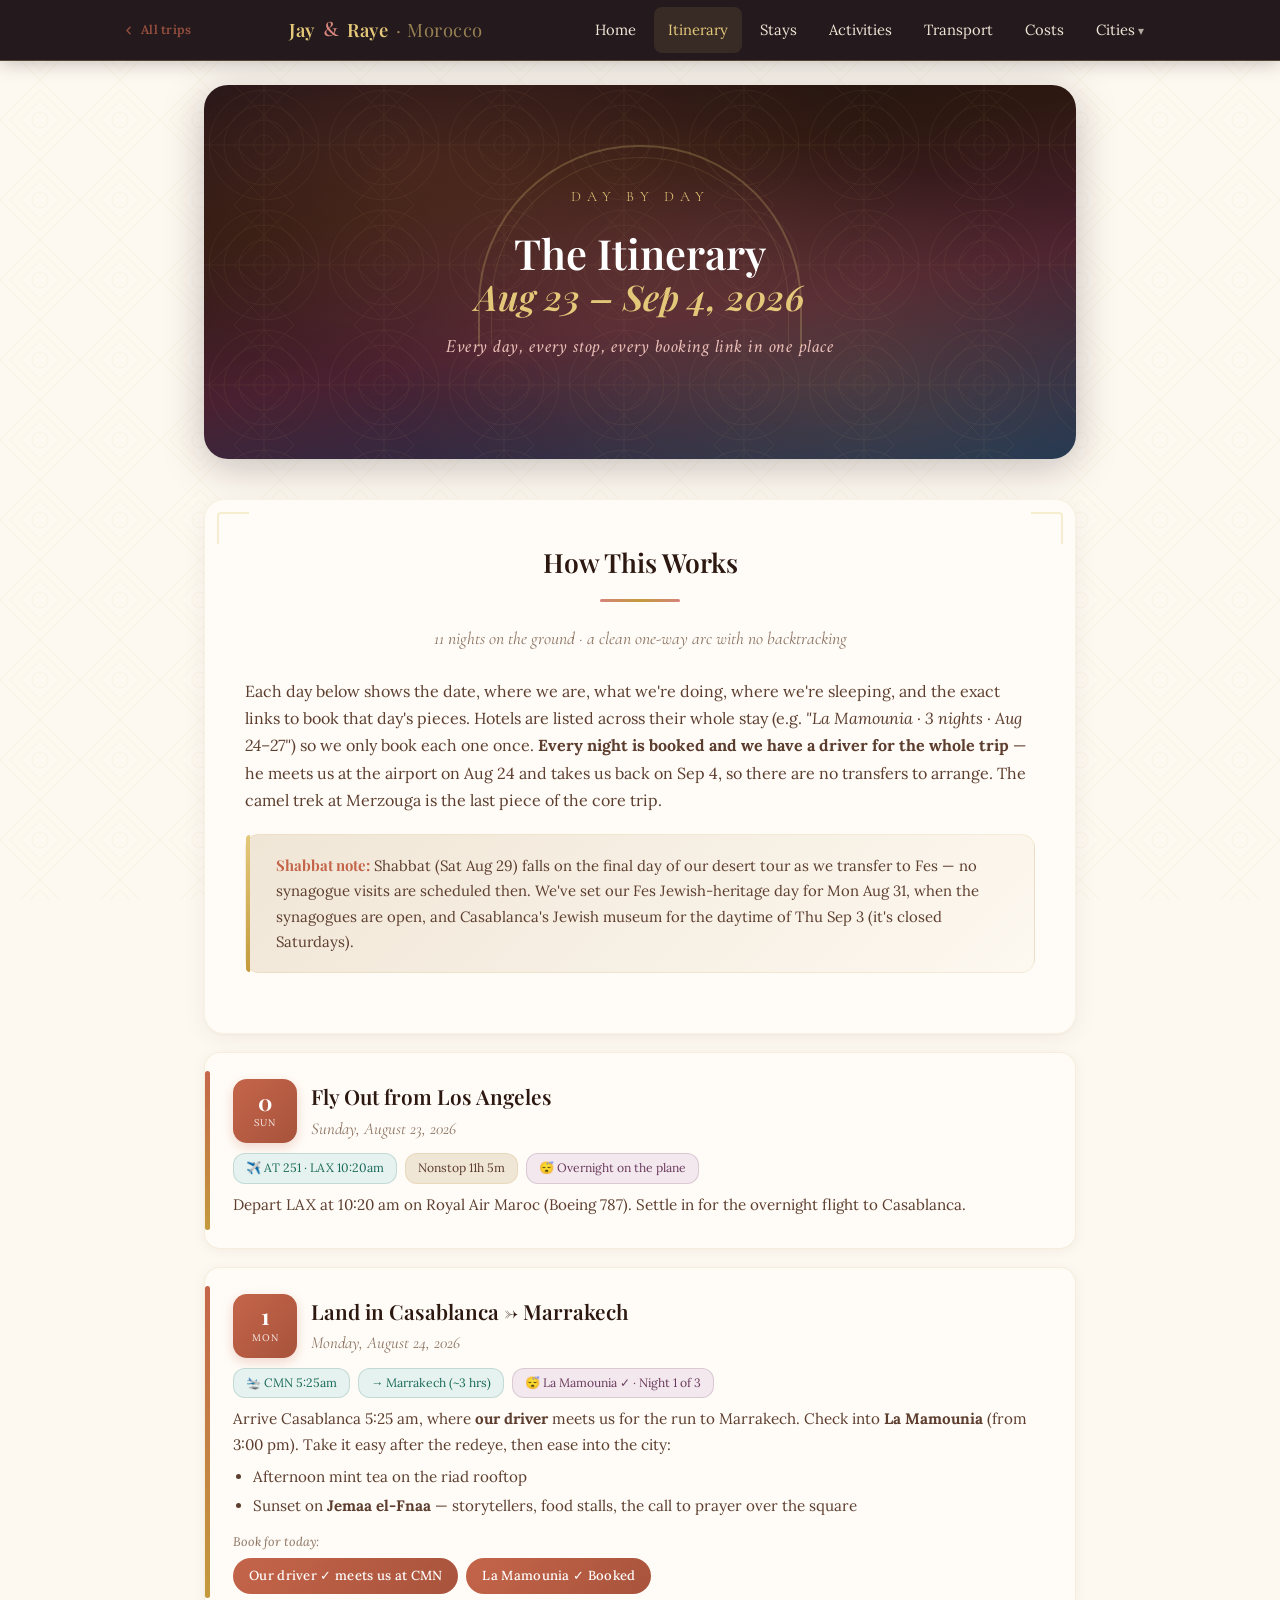
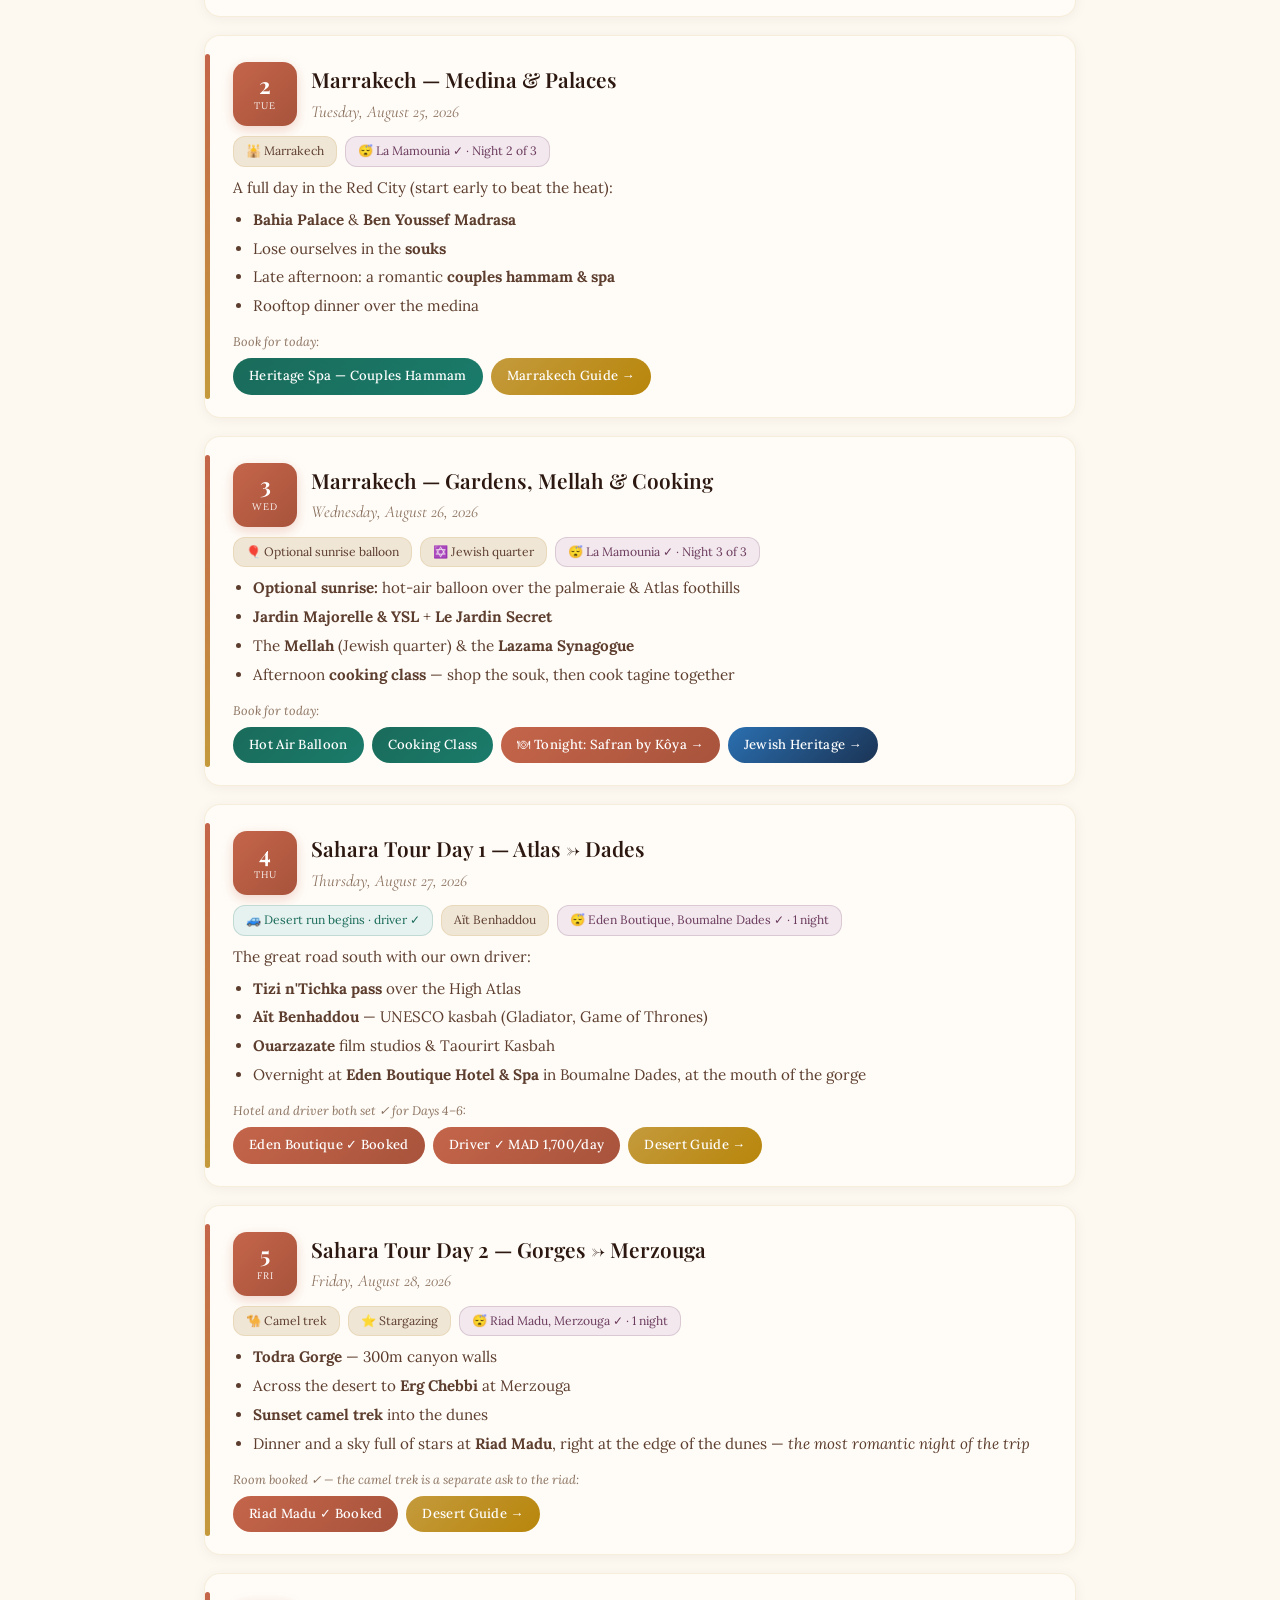
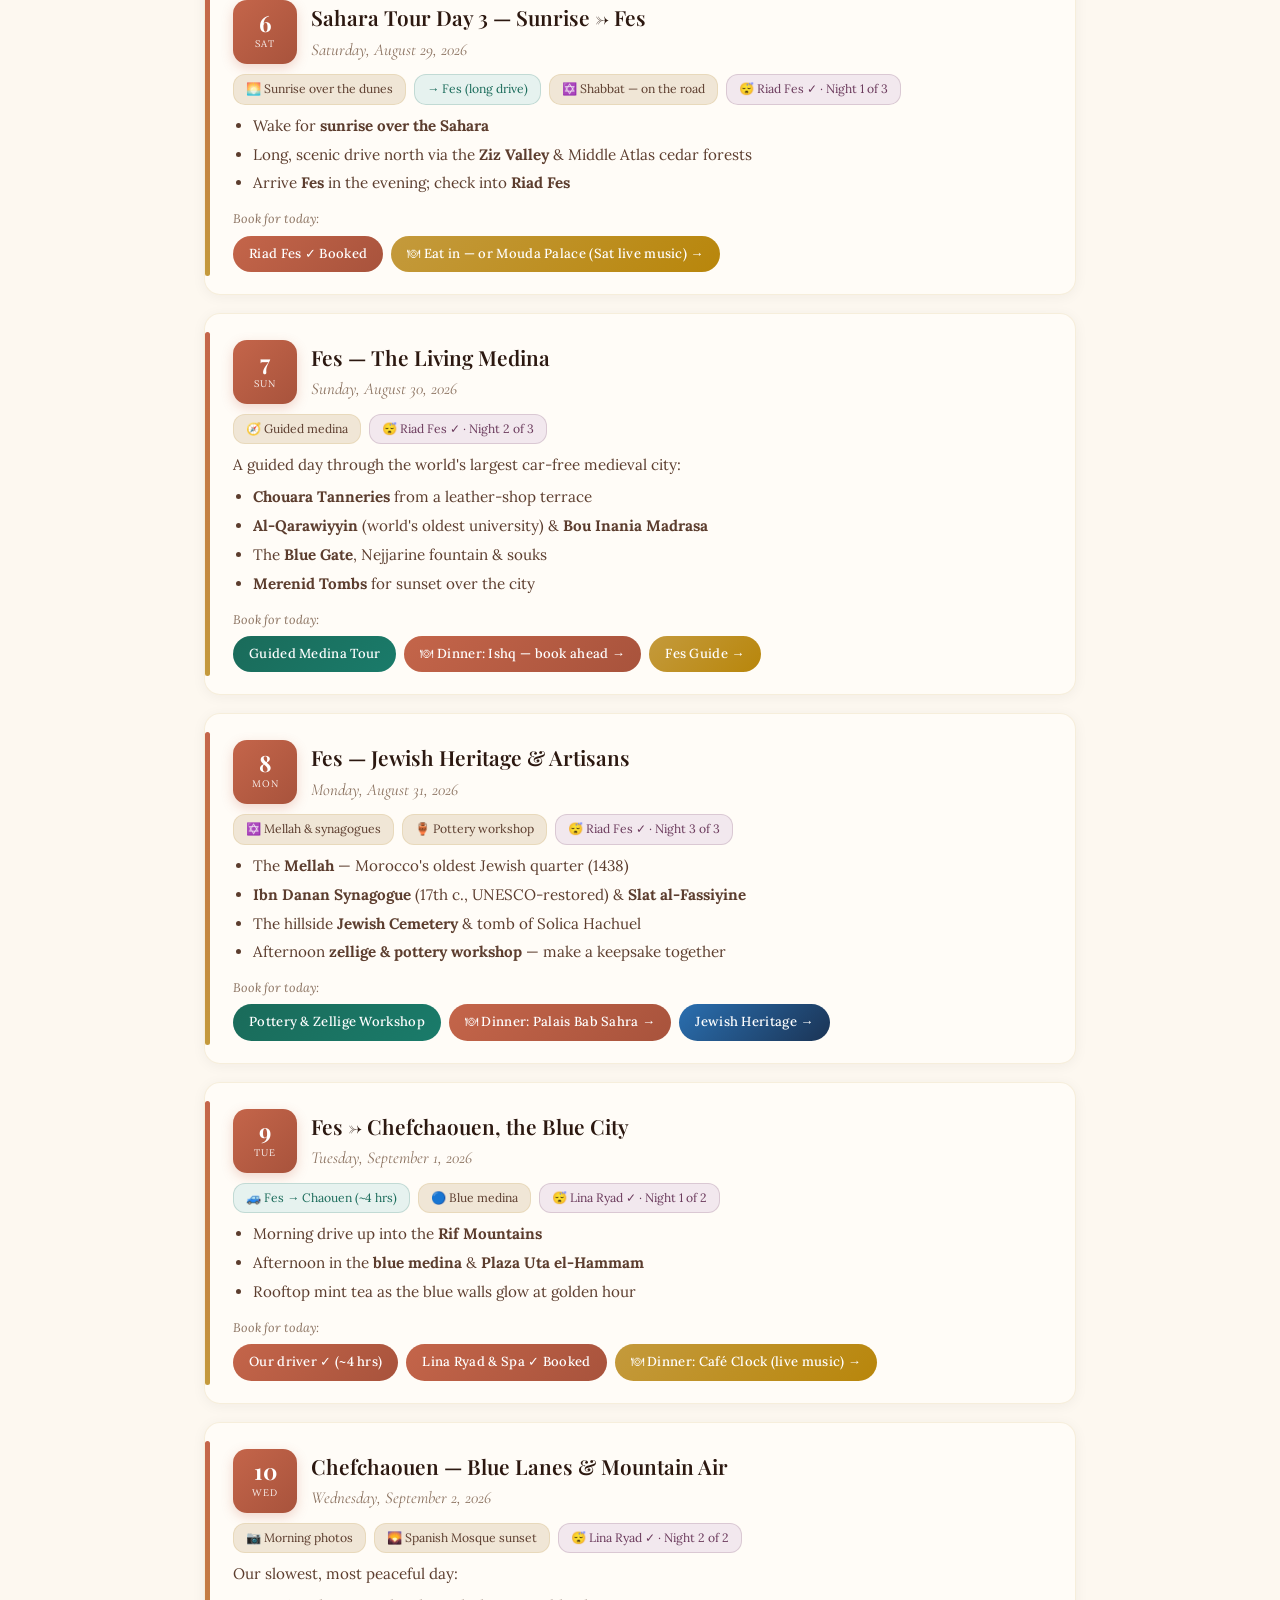
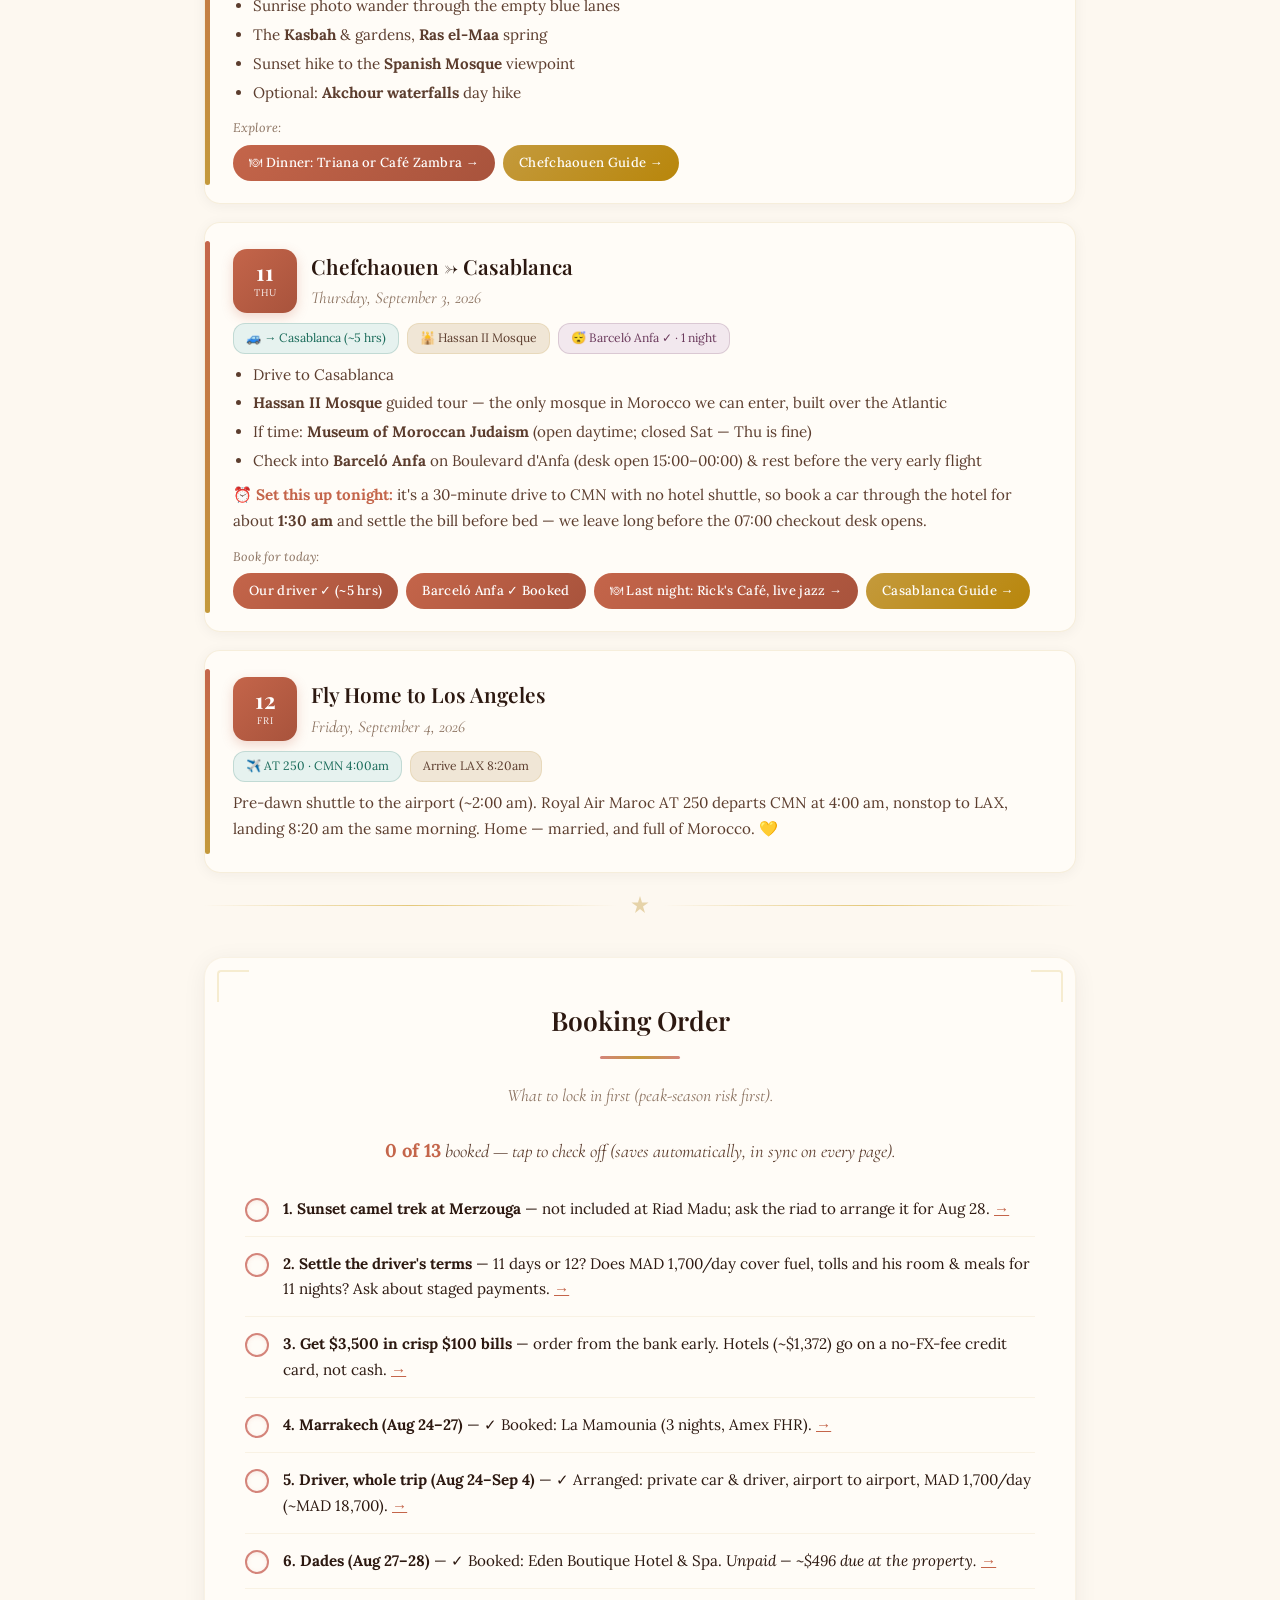
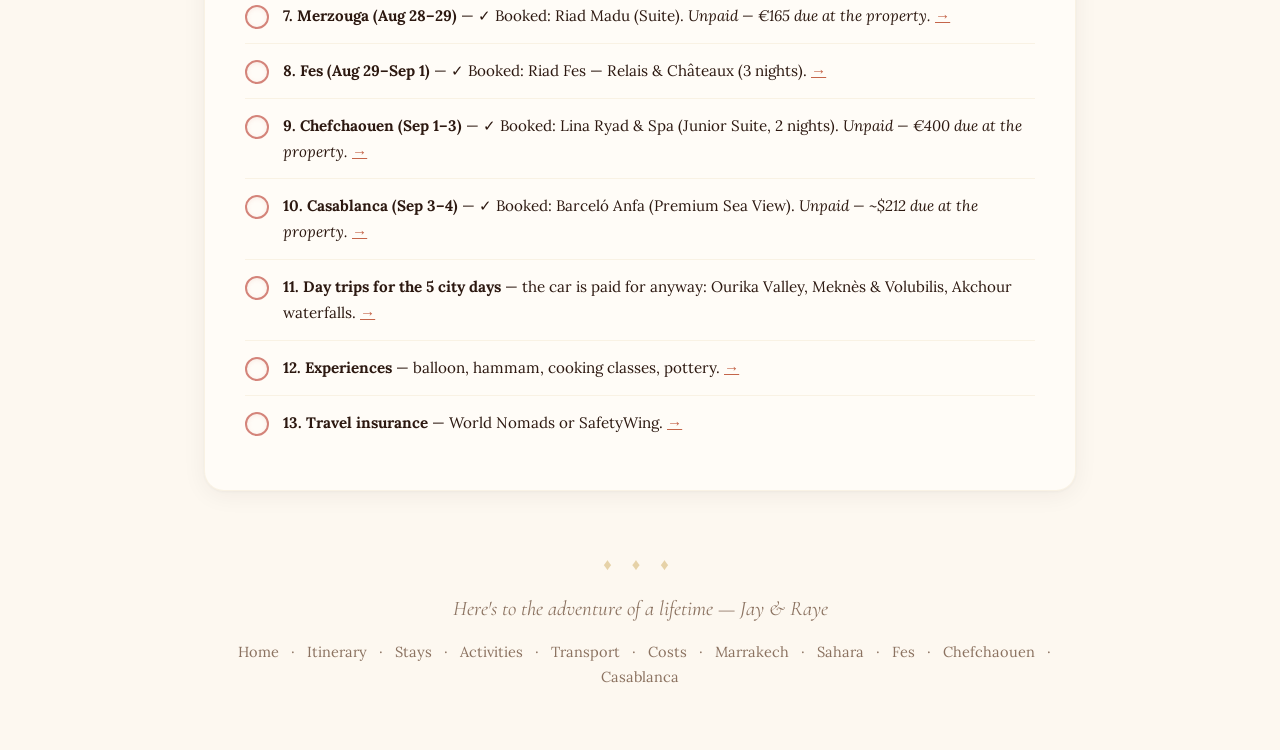
<file: trips/morocco-2026/itinerary.html>
<!DOCTYPE html>
<html lang="en">
<head>
<meta charset="UTF-8">
<meta name="viewport" content="width=device-width, initial-scale=1.0">
<title>Itinerary — Jay & Raye's Morocco Honeymoon</title>
<link href="https://fonts.googleapis.com/css2?family=Playfair+Display:ital,wght@0,400;0,600;0,700;1,400;1,600&family=Lora:ital,wght@0,400;0,500;1,400&family=Cormorant+Garamond:ital,wght@0,300;0,400;0,600;1,300;1,400;1,600&family=Amiri:ital,wght@0,400;0,700;1,400&display=swap" rel="stylesheet">
<link rel="stylesheet" href="styles.css">
<link rel="stylesheet" href="../../assets/css/gallery.css">
  <link rel="stylesheet" href="../../assets/css/gate.css">
  <script>document.documentElement.className += " gated";</script>
</head>
<body>

<nav class="navbar">
  <div class="nav-inner">
    <a href="../../index.html" class="tg-home"><svg viewBox="0 0 24 24"><path d="M15 18l-6-6 6-6"/></svg>All trips</a>
    <a href="index.html" class="nav-logo">Jay <span class="amp">&</span> Raye <span style="opacity:.6;font-weight:400;">· Morocco</span></a>
    <input class="nav-toggle" type="checkbox" id="nav-toggle" aria-label="Toggle navigation menu">
    <label class="nav-burger" for="nav-toggle" aria-hidden="true"><span></span><span></span><span></span></label>
    <ul class="nav-links">
      <li><a href="index.html">Home</a></li>
      <li><a href="itinerary.html" class="active">Itinerary</a></li>
      <li><a href="accommodations.html">Stays</a></li>
      <li><a href="activities.html">Activities</a></li>
      <li><a href="transport.html">Transport</a></li>
      <li><a href="costs.html">Costs</a></li>
      <li class="dropdown"><a href="#" aria-haspopup="true">Cities</a>
        <ul class="dropdown-menu">
          <li><a href="marrakech.html"><span class="menu-num">1</span>Marrakech</a></li>
          <li><a href="sahara.html"><span class="menu-num">2</span>Sahara Desert</a></li>
          <li><a href="fes.html"><span class="menu-num">3</span>Fes</a></li>
          <li><a href="chefchaouen.html"><span class="menu-num">4</span>Chefchaouen</a></li>
          <li><a href="casablanca.html"><span class="menu-num">5</span>Casablanca</a></li>
        </ul>
      </li>
    </ul>
  </div>
</nav>

<div class="container">

<div class="hero">
  <div class="hero-pattern"></div><div class="hero-glow"></div>
  <div class="hero-content"><div class="arch-frame">
    <div class="hero-eyebrow">Day by Day</div>
    <h1 style="font-size:2.6em;">The Itinerary<em>Aug 23 – Sep 4, 2026</em></h1>
    <div class="hero-sub">Every day, every stop, every booking link in one place</div>
  </div></div>
</div>

<div class="section">
  <h2>How This Works</h2>
  <p class="section-subtitle">11 nights on the ground · a clean one-way arc with no backtracking</p>
  <p class="body">Each day below shows the date, where we are, what we're doing, where we're sleeping, and the exact links to book that day's pieces. Hotels are listed across their whole stay (e.g. <em>"La Mamounia · 3 nights · Aug 24–27"</em>) so we only book each one once. <strong>Every night is booked and we have a driver for the whole trip</strong> — he meets us at the airport on Aug 24 and takes us back on Sep 4, so there are no transfers to arrange. The camel trek at Merzouga is the last piece of the core trip.</p>
  <div class="tip"><strong>Shabbat note:</strong> Shabbat (Sat Aug 29) falls on the final day of our desert tour as we transfer to Fes — no synagogue visits are scheduled then. We've set our Fes Jewish-heritage day for Mon Aug 31, when the synagogues are open, and Casablanca's Jewish museum for the daytime of Thu Sep 3 (it's closed Saturdays).</div>
</div>

<!-- DAY 0 -->
<div class="day-card">
  <div class="day-head">
    <div class="day-badge"><span class="d-day">0</span><span class="d-lbl">Sun</span></div>
    <div><div class="day-title">Fly Out from Los Angeles</div><div class="day-date">Sunday, August 23, 2026</div></div>
  </div>
  <div class="day-meta"><span class="day-chip travel">✈️ AT 251 · LAX 10:20am</span><span class="day-chip">Nonstop 11h 5m</span><span class="day-chip sleep">😴 Overnight on the plane</span></div>
  <div class="day-body">Depart LAX at 10:20 am on Royal Air Maroc (Boeing 787). Settle in for the overnight flight to Casablanca.</div>
</div>

<!-- DAY 1 -->
<div class="day-card">
  <div class="day-head">
    <div class="day-badge"><span class="d-day">1</span><span class="d-lbl">Mon</span></div>
    <div><div class="day-title">Land in Casablanca → Marrakech</div><div class="day-date">Monday, August 24, 2026</div></div>
  </div>
  <div class="day-meta"><span class="day-chip travel">🛬 CMN 5:25am</span><span class="day-chip travel">→ Marrakech (~3 hrs)</span><span class="day-chip sleep">😴 La Mamounia ✓ · Night 1 of 3</span></div>
  <div class="day-body">
    Arrive Casablanca 5:25 am, where <strong>our driver</strong> meets us for the run to Marrakech. Check into <strong>La Mamounia</strong> (from 3:00 pm). Take it easy after the redeye, then ease into the city:
    <ul><li>Afternoon mint tea on the riad rooftop</li><li>Sunset on <strong>Jemaa el-Fnaa</strong> — storytellers, food stalls, the call to prayer over the square</li></ul>
  </div>
  <div class="day-links">
    <span class="lk-label">Book for today:</span>
    <a href="transport.html#schedule" class="book-btn primary">Our driver ✓ meets us at CMN</a>
    <a href="accommodations.html#marrakech" class="book-btn primary">La Mamounia ✓ Booked</a>
  </div>
</div>

<!-- DAY 2 -->
<div class="day-card">
  <div class="day-head">
    <div class="day-badge"><span class="d-day">2</span><span class="d-lbl">Tue</span></div>
    <div><div class="day-title">Marrakech — Medina & Palaces</div><div class="day-date">Tuesday, August 25, 2026</div></div>
  </div>
  <div class="day-meta"><span class="day-chip">🕌 Marrakech</span><span class="day-chip sleep">😴 La Mamounia ✓ · Night 2 of 3</span></div>
  <div class="day-body">
    A full day in the Red City (start early to beat the heat):
    <ul><li><strong>Bahia Palace</strong> & <strong>Ben Youssef Madrasa</strong></li><li>Lose ourselves in the <strong>souks</strong></li><li>Late afternoon: a romantic <strong>couples hammam & spa</strong></li><li>Rooftop dinner over the medina</li></ul>
  </div>
  <div class="day-links">
    <span class="lk-label">Book for today:</span>
    <a href="https://www.heritagespamarrakech.com/booking/" target="_blank" class="book-btn green">Heritage Spa — Couples Hammam</a>
    <a href="marrakech.html" class="book-btn secondary">Marrakech Guide →</a>
  </div>
</div>

<!-- DAY 3 -->
<div class="day-card">
  <div class="day-head">
    <div class="day-badge"><span class="d-day">3</span><span class="d-lbl">Wed</span></div>
    <div><div class="day-title">Marrakech — Gardens, Mellah & Cooking</div><div class="day-date">Wednesday, August 26, 2026</div></div>
  </div>
  <div class="day-meta"><span class="day-chip">🎈 Optional sunrise balloon</span><span class="day-chip"><span class="star-of-david">✡️</span> Jewish quarter</span><span class="day-chip sleep">😴 La Mamounia ✓ · Night 3 of 3</span></div>
  <div class="day-body">
    <ul><li><strong>Optional sunrise:</strong> hot-air balloon over the palmeraie & Atlas foothills</li><li><strong>Jardin Majorelle & YSL</strong> + <strong>Le Jardin Secret</strong></li><li>The <strong>Mellah</strong> (Jewish quarter) & the <strong>Lazama Synagogue</strong></li><li>Afternoon <strong>cooking class</strong> — shop the souk, then cook tagine together</li></ul>
  </div>
  <div class="day-links">
    <span class="lk-label">Book for today:</span>
    <a href="https://www.getyourguide.com/marrakesh-l208/balloon-tours-tc47/" target="_blank" class="book-btn green">Hot Air Balloon</a>
    <a href="https://www.cookly.me/cooking-class/marrakech/" target="_blank" class="book-btn green">Cooking Class</a>
    <a href="activities.html#nights" class="book-btn primary">🍽 Tonight: Safran by Kôya →</a>
    <a href="marrakech.html#jewish" class="book-btn blue">Jewish Heritage →</a>
  </div>
</div>

<!-- DAY 4 -->
<div class="day-card">
  <div class="day-head">
    <div class="day-badge"><span class="d-day">4</span><span class="d-lbl">Thu</span></div>
    <div><div class="day-title">Sahara Tour Day 1 — Atlas → Dades</div><div class="day-date">Thursday, August 27, 2026</div></div>
  </div>
  <div class="day-meta"><span class="day-chip travel">🚙 Desert run begins · driver ✓</span><span class="day-chip">Aït Benhaddou</span><span class="day-chip sleep">😴 Eden Boutique, Boumalne Dades ✓ · 1 night</span></div>
  <div class="day-body">
    The great road south with our own driver:
    <ul><li><strong>Tizi n'Tichka pass</strong> over the High Atlas</li><li><strong>Aït Benhaddou</strong> — UNESCO kasbah (Gladiator, Game of Thrones)</li><li><strong>Ouarzazate</strong> film studios & Taourirt Kasbah</li><li>Overnight at <strong>Eden Boutique Hotel &amp; Spa</strong> in Boumalne Dades, at the mouth of the gorge</li></ul>
  </div>
  <div class="day-links">
    <span class="lk-label">Hotel and driver both set ✓ for Days 4–6:</span>
    <a href="accommodations.html#sahara" class="book-btn primary">Eden Boutique ✓ Booked</a>
    <a href="accommodations.html#sahara" class="book-btn primary">Driver ✓ MAD 1,700/day</a>
    <a href="sahara.html" class="book-btn secondary">Desert Guide →</a>
  </div>
</div>

<!-- DAY 5 -->
<div class="day-card">
  <div class="day-head">
    <div class="day-badge"><span class="d-day">5</span><span class="d-lbl">Fri</span></div>
    <div><div class="day-title">Sahara Tour Day 2 — Gorges → Merzouga</div><div class="day-date">Friday, August 28, 2026</div></div>
  </div>
  <div class="day-meta"><span class="day-chip">🐪 Camel trek</span><span class="day-chip">⭐ Stargazing</span><span class="day-chip sleep">😴 Riad Madu, Merzouga ✓ · 1 night</span></div>
  <div class="day-body">
    <ul><li><strong>Todra Gorge</strong> — 300m canyon walls</li><li>Across the desert to <strong>Erg Chebbi</strong> at Merzouga</li><li><strong>Sunset camel trek</strong> into the dunes</li><li>Dinner and a sky full of stars at <strong>Riad Madu</strong>, right at the edge of the dunes — <em>the most romantic night of the trip</em></li></ul>
  </div>
  <div class="day-links">
    <span class="lk-label">Room booked ✓ — the camel trek is a separate ask to the riad:</span>
    <a href="accommodations.html#sahara" class="book-btn primary">Riad Madu ✓ Booked</a>
    <a href="sahara.html" class="book-btn secondary">Desert Guide →</a>
  </div>
</div>

<!-- DAY 6 -->
<div class="day-card">
  <div class="day-head">
    <div class="day-badge"><span class="d-day">6</span><span class="d-lbl">Sat</span></div>
    <div><div class="day-title">Sahara Tour Day 3 — Sunrise → Fes</div><div class="day-date">Saturday, August 29, 2026</div></div>
  </div>
  <div class="day-meta"><span class="day-chip">🌅 Sunrise over the dunes</span><span class="day-chip travel">→ Fes (long drive)</span><span class="day-chip jewish-chip"><span class="star-of-david">✡️</span> Shabbat — on the road</span><span class="day-chip sleep">😴 Riad Fes ✓ · Night 1 of 3</span></div>
  <div class="day-body">
    <ul><li>Wake for <strong>sunrise over the Sahara</strong></li><li>Long, scenic drive north via the <strong>Ziz Valley</strong> & Middle Atlas cedar forests</li><li>Arrive <strong>Fes</strong> in the evening; check into <strong>Riad Fes</strong></li></ul>
  </div>
  <div class="day-links">
    <span class="lk-label">Book for today:</span>
    <a href="accommodations.html#fes" class="book-btn primary">Riad Fes ✓ Booked</a>
    <a href="activities.html#nights" class="book-btn secondary">🍽 Eat in — or Mouda Palace (Sat live music) →</a>
  </div>
</div>

<!-- DAY 7 -->
<div class="day-card">
  <div class="day-head">
    <div class="day-badge"><span class="d-day">7</span><span class="d-lbl">Sun</span></div>
    <div><div class="day-title">Fes — The Living Medina</div><div class="day-date">Sunday, August 30, 2026</div></div>
  </div>
  <div class="day-meta"><span class="day-chip">🧭 Guided medina</span><span class="day-chip sleep">😴 Riad Fes ✓ · Night 2 of 3</span></div>
  <div class="day-body">
    A guided day through the world's largest car-free medieval city:
    <ul><li><strong>Chouara Tanneries</strong> from a leather-shop terrace</li><li><strong>Al-Qarawiyyin</strong> (world's oldest university) & <strong>Bou Inania Madrasa</strong></li><li>The <strong>Blue Gate</strong>, Nejjarine fountain & souks</li><li><strong>Merenid Tombs</strong> for sunset over the city</li></ul>
  </div>
  <div class="day-links">
    <span class="lk-label">Book for today:</span>
    <a href="https://www.getyourguide.com/fes-l829/" target="_blank" class="book-btn green">Guided Medina Tour</a>
    <a href="activities.html#nights" class="book-btn primary">🍽 Dinner: Ishq — book ahead →</a>
    <a href="fes.html" class="book-btn secondary">Fes Guide →</a>
  </div>
</div>

<!-- DAY 8 -->
<div class="day-card">
  <div class="day-head">
    <div class="day-badge"><span class="d-day">8</span><span class="d-lbl">Mon</span></div>
    <div><div class="day-title">Fes — Jewish Heritage & Artisans</div><div class="day-date">Monday, August 31, 2026</div></div>
  </div>
  <div class="day-meta"><span class="day-chip"><span class="star-of-david">✡️</span> Mellah & synagogues</span><span class="day-chip">🏺 Pottery workshop</span><span class="day-chip sleep">😴 Riad Fes ✓ · Night 3 of 3</span></div>
  <div class="day-body">
    <ul><li>The <strong>Mellah</strong> — Morocco's oldest Jewish quarter (1438)</li><li><strong>Ibn Danan Synagogue</strong> (17th c., UNESCO-restored) & <strong>Slat al-Fassiyine</strong></li><li>The hillside <strong>Jewish Cemetery</strong> & tomb of Solica Hachuel</li><li>Afternoon <strong>zellige & pottery workshop</strong> — make a keepsake together</li></ul>
  </div>
  <div class="day-links">
    <span class="lk-label">Book for today:</span>
    <a href="https://www.getyourguide.com/fes-l829/artisan-for-a-day-pottery-zellige-workshop-in-fez-t980974/" target="_blank" class="book-btn green">Pottery & Zellige Workshop</a>
    <a href="activities.html#nights" class="book-btn primary">🍽 Dinner: Palais Bab Sahra →</a>
    <a href="fes.html#jewish" class="book-btn blue">Jewish Heritage →</a>
  </div>
</div>

<!-- DAY 9 -->
<div class="day-card">
  <div class="day-head">
    <div class="day-badge"><span class="d-day">9</span><span class="d-lbl">Tue</span></div>
    <div><div class="day-title">Fes → Chefchaouen, the Blue City</div><div class="day-date">Tuesday, September 1, 2026</div></div>
  </div>
  <div class="day-meta"><span class="day-chip travel">🚙 Fes → Chaouen (~4 hrs)</span><span class="day-chip">🔵 Blue medina</span><span class="day-chip sleep">😴 Lina Ryad ✓ · Night 1 of 2</span></div>
  <div class="day-body">
    <ul><li>Morning drive up into the <strong>Rif Mountains</strong></li><li>Afternoon in the <strong>blue medina</strong> & <strong>Plaza Uta el-Hammam</strong></li><li>Rooftop mint tea as the blue walls glow at golden hour</li></ul>
  </div>
  <div class="day-links">
    <span class="lk-label">Book for today:</span>
    <a href="transport.html#schedule" class="book-btn primary">Our driver ✓ (~4 hrs)</a>
    <a href="accommodations.html#chefchaouen" class="book-btn primary">Lina Ryad &amp; Spa ✓ Booked</a>
    <a href="activities.html#nights" class="book-btn secondary">🍽 Dinner: Café Clock (live music) →</a>
  </div>
</div>

<!-- DAY 10 -->
<div class="day-card">
  <div class="day-head">
    <div class="day-badge"><span class="d-day">10</span><span class="d-lbl">Wed</span></div>
    <div><div class="day-title">Chefchaouen — Blue Lanes & Mountain Air</div><div class="day-date">Wednesday, September 2, 2026</div></div>
  </div>
  <div class="day-meta"><span class="day-chip">📷 Morning photos</span><span class="day-chip">🌄 Spanish Mosque sunset</span><span class="day-chip sleep">😴 Lina Ryad ✓ · Night 2 of 2</span></div>
  <div class="day-body">
    Our slowest, most peaceful day:
    <ul><li>Sunrise photo wander through the empty blue lanes</li><li>The <strong>Kasbah</strong> & gardens, <strong>Ras el-Maa</strong> spring</li><li>Sunset hike to the <strong>Spanish Mosque</strong> viewpoint</li><li>Optional: <strong>Akchour waterfalls</strong> day hike</li></ul>
  </div>
  <div class="day-links">
    <span class="lk-label">Explore:</span>
    <a href="activities.html#nights" class="book-btn primary">🍽 Dinner: Triana or Café Zambra →</a>
    <a href="chefchaouen.html" class="book-btn secondary">Chefchaouen Guide →</a>
  </div>
</div>

<!-- DAY 11 -->
<div class="day-card">
  <div class="day-head">
    <div class="day-badge"><span class="d-day">11</span><span class="d-lbl">Thu</span></div>
    <div><div class="day-title">Chefchaouen → Casablanca</div><div class="day-date">Thursday, September 3, 2026</div></div>
  </div>
  <div class="day-meta"><span class="day-chip travel">🚙 → Casablanca (~5 hrs)</span><span class="day-chip">🕌 Hassan II Mosque</span><span class="day-chip sleep">😴 Barceló Anfa ✓ · 1 night</span></div>
  <div class="day-body">
    <ul><li>Drive to Casablanca</li><li><strong>Hassan II Mosque</strong> guided tour — the only mosque in Morocco we can enter, built over the Atlantic</li><li>If time: <strong>Museum of Moroccan Judaism</strong> (open daytime; closed Sat — Thu is fine)</li><li>Check into <strong>Barceló Anfa</strong> on Boulevard d'Anfa (desk open 15:00–00:00) &amp; rest before the very early flight</li></ul>
    <p style="margin-top:8px;"><strong style="color:var(--terracotta);">⏰ Set this up tonight:</strong> it's a 30-minute drive to CMN with no hotel shuttle, so book a car through the hotel for about <strong>1:30 am</strong> and settle the bill before bed — we leave long before the 07:00 checkout desk opens.</p>
  </div>
  <div class="day-links">
    <span class="lk-label">Book for today:</span>
    <a href="transport.html#schedule" class="book-btn primary">Our driver ✓ (~5 hrs)</a>
    <a href="accommodations.html#casablanca" class="book-btn primary">Barceló Anfa ✓ Booked</a>
    <a href="activities.html#nights" class="book-btn primary">🍽 Last night: Rick's Café, live jazz →</a>
    <a href="casablanca.html" class="book-btn secondary">Casablanca Guide →</a>
  </div>
</div>

<!-- DAY 12 -->
<div class="day-card">
  <div class="day-head">
    <div class="day-badge"><span class="d-day">12</span><span class="d-lbl">Fri</span></div>
    <div><div class="day-title">Fly Home to Los Angeles</div><div class="day-date">Friday, September 4, 2026</div></div>
  </div>
  <div class="day-meta"><span class="day-chip travel">✈️ AT 250 · CMN 4:00am</span><span class="day-chip">Arrive LAX 8:20am</span></div>
  <div class="day-body">
    Pre-dawn shuttle to the airport (~2:00 am). Royal Air Maroc AT 250 departs CMN at 4:00 am, nonstop to LAX, landing 8:20 am the same morning. Home — married, and full of Morocco. 💛
  </div>
</div>

<div class="moroccan-divider"><svg width="24" height="24" viewBox="0 0 24 24" fill="none" xmlns="http://www.w3.org/2000/svg"><path d="M12 2L14 8.5L20.5 8.5L15 12.5L17 19L12 15L7 19L9 12.5L3.5 8.5L10 8.5L12 2Z" fill="#C49A3C" opacity="0.4"/></svg></div>

<!-- BOOKING ORDER -->
<div class="section">
  <h2>Booking Order</h2>
  <p class="section-subtitle">What to lock in first (peak-season risk first).</p>
  <div class="booking-checklist-mount"></div>
</div>

<div class="footer">
  <span class="footer-ornament">&diams; &diams; &diams;</span>
  Here's to the adventure of a lifetime — Jay & Raye
  <div class="footer-links">
    <a href="index.html">Home</a> · <a href="itinerary.html">Itinerary</a> · <a href="accommodations.html">Stays</a> · <a href="activities.html">Activities</a> · <a href="transport.html">Transport</a> · <a href="costs.html">Costs</a> · <a href="marrakech.html">Marrakech</a> · <a href="sahara.html">Sahara</a> · <a href="fes.html">Fes</a> · <a href="chefchaouen.html">Chefchaouen</a> · <a href="casablanca.html">Casablanca</a>
  </div>
</div>

</div>
<script src="checklist.js"></script>
  <script src="../../assets/js/gate.js"></script>
</body>
</html>
</file>
<file: assets/css/site.css>
/* ============================================================
   Hub — the travel index.
   Trip pages keep their own styling; this is only the shell.
   ============================================================ */

:root {
  color-scheme: light dark;

  --paper:      #f7f2e9;
  --paper-2:    #fffdf9;
  --card:       #ffffff;
  --ink:        #1e1a17;
  --ink-soft:   #5d534b;
  --ink-faint:  #90847a;
  --line:       #e4dacb;
  --line-soft:  #efe7da;
  --accent:     #9a3f18;
  --accent-2:   #c2703c;
  --land:       #e0d5c4;
  --land-line:  #cdbfa9;
  --live:       #1d7a4c;

  --shadow:    0 1px 2px rgba(30,26,23,.05), 0 8px 26px rgba(30,26,23,.06);
  --shadow-lg: 0 2px 8px rgba(30,26,23,.07), 0 26px 64px rgba(30,26,23,.15);

  --serif: 'Playfair Display', 'Iowan Old Style', Georgia, serif;
  --sans: 'Inter', -apple-system, BlinkMacSystemFont, 'Segoe UI', sans-serif;
  --mono: ui-monospace, SFMono-Regular, Menlo, monospace;
}

@media (prefers-color-scheme: dark) {
  :root:not([data-theme="light"]) {
    --paper:      #16130f;
    --paper-2:    #1c1815;
    --card:       #201b17;
    --ink:        #f2ebe1;
    --ink-soft:   #b6a99b;
    --ink-faint:  #8a7d70;
    --line:       #322a23;
    --line-soft:  #29221c;
    --accent:     #e08a52;
    --accent-2:   #c2703c;
    --land:       #2e2721;
    --land-line:  #423830;
    --live:       #46b581;
    --shadow:    0 1px 2px rgba(0,0,0,.4), 0 8px 26px rgba(0,0,0,.34);
    --shadow-lg: 0 2px 8px rgba(0,0,0,.45), 0 26px 64px rgba(0,0,0,.5);
  }
}

:root[data-theme="dark"] {
  --paper:      #16130f;
  --paper-2:    #1c1815;
  --card:       #201b17;
  --ink:        #f2ebe1;
  --ink-soft:   #b6a99b;
  --ink-faint:  #8a7d70;
  --line:       #322a23;
  --line-soft:  #29221c;
  --accent:     #e08a52;
  --accent-2:   #c2703c;
  --land:       #2e2721;
  --land-line:  #423830;
  --live:       #46b581;
  --shadow:    0 1px 2px rgba(0,0,0,.4), 0 8px 26px rgba(0,0,0,.34);
  --shadow-lg: 0 2px 8px rgba(0,0,0,.45), 0 26px 64px rgba(0,0,0,.5);
}

* { margin: 0; padding: 0; box-sizing: border-box; }
html { scroll-behavior: smooth; -webkit-text-size-adjust: 100%; }

body {
  font-family: var(--sans);
  background: var(--paper);
  color: var(--ink);
  line-height: 1.6;
  -webkit-font-smoothing: antialiased;
  overflow-x: hidden;
}
a { color: inherit; }
img { max-width: 100%; }

.wrap { width: min(1120px, calc(100% - 48px)); margin: 0 auto; }
@media (max-width: 620px) { .wrap { width: calc(100% - 32px); } }

.eyebrow {
  font-size: 11px;
  font-weight: 600;
  letter-spacing: .22em;
  text-transform: uppercase;
  color: var(--accent);
}

/* ---------- THEME TOGGLE ---------- */
.theme-toggle {
  position: fixed;
  top: 18px; right: 18px;
  z-index: 50;
  width: 38px; height: 38px;
  border: 1px solid var(--line);
  border-radius: 50%;
  background: var(--card);
  color: var(--ink-soft);
  display: grid; place-items: center;
  cursor: pointer;
  box-shadow: var(--shadow);
  transition: color .2s ease, border-color .2s ease, transform .2s ease;
}
.theme-toggle:hover { color: var(--accent); border-color: var(--accent); }
.theme-toggle:active { transform: scale(.92); }
.theme-toggle svg { width: 17px; height: 17px; fill: none; stroke: currentColor; stroke-width: 1.9; stroke-linecap: round; stroke-linejoin: round; }
.theme-toggle .moon { display: none; }
:root[data-theme="dark"] .theme-toggle .moon { display: block; }
:root[data-theme="dark"] .theme-toggle .sun { display: none; }
@media (prefers-color-scheme: dark) {
  :root:not([data-theme="light"]) .theme-toggle .moon { display: block; }
  :root:not([data-theme="light"]) .theme-toggle .sun { display: none; }
}

/* ---------- HERO ---------- */
.hero { padding: 108px 0 0; text-align: center; position: relative; }
@media (max-width: 620px) { .hero { padding-top: 76px; } }

.hero h1 {
  font-family: var(--serif);
  font-size: clamp(46px, 9vw, 92px);
  font-weight: 700;
  line-height: .98;
  letter-spacing: -.025em;
  margin-top: 20px;
}
.hero h1 em { font-style: italic; color: var(--accent); }
.hero .sub {
  margin: 26px auto 0;
  max-width: 44ch;
  color: var(--ink-soft);
  font-size: 17px;
}

/* ---------- STATS ---------- */
.stats {
  display: grid;
  grid-template-columns: repeat(5, 1fr);
  gap: 0;
  margin: 54px auto 0;
  max-width: 820px;
  border-top: 1px solid var(--line);
  border-bottom: 1px solid var(--line);
}
@media (max-width: 720px) {
  .stats { grid-template-columns: repeat(3, 1fr); }
  .stats .stat:nth-child(n+4) { border-top: 1px solid var(--line-soft); }
}
@media (max-width: 420px) { .stats { grid-template-columns: repeat(2, 1fr); } }

.stat { padding: 22px 10px; text-align: center; position: relative; }
.stat + .stat::before {
  content: "";
  position: absolute; left: 0; top: 22%; bottom: 22%;
  width: 1px; background: var(--line-soft);
}
.stat .n {
  font-family: var(--serif);
  font-size: clamp(28px, 4vw, 38px);
  font-weight: 700;
  line-height: 1;
  font-variant-numeric: tabular-nums;
  letter-spacing: -.02em;
}
.stat .l {
  margin-top: 7px;
  font-size: 10.5px;
  font-weight: 600;
  letter-spacing: .13em;
  text-transform: uppercase;
  color: var(--ink-faint);
}

/* ---------- MAP ---------- */
.map-section { padding: 74px 0 10px; }
.map-head { display: flex; align-items: baseline; gap: 16px; flex-wrap: wrap; margin-bottom: 26px; }
.map-head h2 {
  font-family: var(--serif);
  font-size: clamp(24px, 3.4vw, 33px);
  font-weight: 700;
  letter-spacing: -.015em;
}
.map-head .note { color: var(--ink-faint); font-size: 13.5px; }

.map-frame {
  position: relative;
  background: var(--paper-2);
  border: 1px solid var(--line);
  border-radius: 14px;
  padding: 18px;
  overflow: hidden;
}
@media (max-width: 620px) { .map-frame { padding: 10px; border-radius: 10px; } }

.map-frame svg { display: block; width: 100%; height: auto; }
.map-land { fill: var(--land); stroke: var(--land-line); stroke-width: .7; }
.map-visited { fill: var(--accent); fill-opacity: .26; stroke: var(--accent); stroke-width: 1.1; }

.pin { cursor: pointer; }
.pin .halo { fill: var(--accent); opacity: .16; transform-origin: center; }
.pin .dot { fill: var(--accent); stroke: var(--paper-2); stroke-width: 2.5; }
.pin .label {
  font-family: var(--sans);
  font-size: 21px;
  font-weight: 600;
  fill: var(--ink);
  paint-order: stroke;
  stroke: var(--paper-2);
  stroke-width: 5px;
  stroke-linejoin: round;
}
.pin:hover .dot, .pin.on .dot { fill: var(--accent-2); }
.pin:hover .halo, .pin.on .halo { opacity: .3; }
@media (prefers-reduced-motion: no-preference) {
  .pin .halo { animation: ping 3.4s cubic-bezier(.2,.7,.2,1) infinite; }
  @keyframes ping {
    0%   { transform: scale(.6); opacity: .34; }
    70%  { transform: scale(1.7); opacity: 0; }
    100% { transform: scale(1.7); opacity: 0; }
  }
}
@media (max-width: 620px) { .pin .label { display: none; } }

/* ---------- TRIPS ---------- */
.trips-section { padding: 74px 0 0; }

.year-block { margin-top: 46px; }
.year-block:first-of-type { margin-top: 30px; }
.year-head {
  display: flex; align-items: center; gap: 18px;
  margin-bottom: 26px;
}
.year-head .y {
  font-family: var(--serif);
  font-size: 21px;
  font-weight: 700;
  letter-spacing: .02em;
}
.year-head .rule { flex: 1; height: 1px; background: var(--line); }
.year-head .count { font-size: 12px; color: var(--ink-faint); letter-spacing: .06em; }

.trips { display: grid; gap: 26px; }

.trip {
  display: grid;
  grid-template-columns: 42% 1fr;
  background: var(--card);
  border: 1px solid var(--line);
  border-radius: 13px;
  overflow: hidden;
  box-shadow: var(--shadow);
  transition: transform .35s cubic-bezier(.2,.7,.2,1), box-shadow .35s ease, border-color .3s ease;
  position: relative;
}
.trip:hover { transform: translateY(-3px); box-shadow: var(--shadow-lg); }
.trip.on { border-color: var(--accent); }
.trip:focus-within { outline: 2px solid var(--accent); outline-offset: 3px; }
@media (max-width: 780px) { .trip { grid-template-columns: 1fr; } }

.trip-cover { position: relative; min-height: 270px; background: var(--land); overflow: hidden; }
@media (max-width: 780px) { .trip-cover { min-height: 0; aspect-ratio: 16/9; } }
.trip-cover img {
  position: absolute; inset: 0;
  width: 100%; height: 100%;
  object-fit: cover; display: block;
  transition: transform .6s cubic-bezier(.2,.7,.2,1);
}
.trip:hover .trip-cover img { transform: scale(1.045); }

.cover-art {
  position: absolute; inset: 0;
  display: grid; place-items: center;
  background: radial-gradient(120% 92% at 50% 6%, #d9884f 0%, #b8552a 44%, #7a2e15 100%);
}
.cover-art svg { width: 56%; max-width: 180px; opacity: .93; }
.cover-art::after {
  content: "";
  position: absolute; inset: 0;
  background-image:
    linear-gradient(45deg, rgba(255,255,255,.07) 25%, transparent 25%, transparent 75%, rgba(255,255,255,.07) 75%),
    linear-gradient(45deg, rgba(255,255,255,.07) 25%, transparent 25%, transparent 75%, rgba(255,255,255,.07) 75%);
  background-size: 26px 26px;
  background-position: 0 0, 13px 13px;
  opacity: .5;
}

.badge {
  position: absolute; top: 14px; left: 14px; z-index: 2;
  font-size: 10.5px; font-weight: 600;
  letter-spacing: .13em; text-transform: uppercase;
  padding: 6px 11px; border-radius: 999px;
  background: rgba(255,255,255,.95);
  color: #1e1a17;
  box-shadow: 0 2px 10px rgba(0,0,0,.2);
  display: inline-flex; align-items: center; gap: 7px;
}
.badge.live { background: var(--live); color: #fff; }
.badge.live .dot { width: 6px; height: 6px; border-radius: 50%; background: #a7f5cd; }
@media (prefers-reduced-motion: no-preference) {
  .badge.live .dot { animation: pulse 1.9s ease-in-out infinite; }
  @keyframes pulse { 0%,100% { opacity: 1; } 50% { opacity: .3; } }
}

.trip-body { padding: 34px 34px 30px; display: flex; flex-direction: column; }
@media (max-width: 620px) { .trip-body { padding: 26px 22px 24px; } }

.trip-dates {
  font-size: 12px; font-weight: 600;
  letter-spacing: .11em; text-transform: uppercase;
  color: var(--ink-faint);
}
.trip-body h3 {
  font-family: var(--serif);
  font-size: clamp(25px, 3.4vw, 34px);
  font-weight: 700;
  line-height: 1.12;
  letter-spacing: -.018em;
  margin: 9px 0 0;
}
.trip-body h3 a { text-decoration: none; }
.trip-body h3 a::after { content: ""; position: absolute; inset: 0; }
.trip-where { margin-top: 9px; font-size: 14.5px; color: var(--accent); font-weight: 500; }
.trip-body .blurb { margin-top: 15px; color: var(--ink-soft); font-size: 15px; }

.facts { display: flex; flex-wrap: wrap; gap: 8px; margin-top: 20px; }
.fact {
  font-size: 12.5px; color: var(--ink-soft);
  background: var(--paper);
  border: 1px solid var(--line);
  padding: 5px 11px; border-radius: 999px;
  white-space: nowrap;
}

.go {
  margin-top: auto; padding-top: 22px;
  font-size: 14px; font-weight: 600;
  color: var(--accent);
  display: inline-flex; align-items: center; gap: 8px;
}
.go svg { width: 15px; height: 15px; stroke: currentColor; fill: none; stroke-width: 2.2; stroke-linecap: round; stroke-linejoin: round; transition: transform .3s ease; }
.trip:hover .go svg { transform: translateX(4px); }

/* ---------- FOOTER ---------- */
footer {
  border-top: 1px solid var(--line);
  margin-top: 84px;
  padding: 44px 0 74px;
  text-align: center;
  color: var(--ink-faint);
  font-size: 13.5px;
}
footer .sig {
  font-family: var(--serif);
  font-style: italic;
  font-size: 18px;
  color: var(--ink-soft);
  margin-bottom: 8px;
}

/* ---------- REVEAL ----------
   Scoped to .js-anim, which site.js only adds once it has confirmed it can
   actually reveal them. Without JS the content is simply visible. */
.js-anim .reveal { opacity: 0; transform: translateY(14px); }
.js-anim .reveal.in {
  opacity: 1;
  transform: none;
  transition: opacity .6s ease, transform .6s cubic-bezier(.2,.7,.2,1);
}

@media (prefers-reduced-motion: reduce) {
  .trip, .trip-cover img, .go svg, .theme-toggle { transition: none; }
}

/* ---------- NO-JS FALLBACK ---------- */
.noscript-list { list-style: none; display: grid; gap: 12px; }
.noscript-list li {
  border: 1px solid var(--line);
  border-radius: 10px;
  padding: 18px 20px;
  background: var(--card);
  color: var(--ink-soft);
}
.noscript-list a {
  font-family: var(--serif);
  font-size: 21px;
  font-weight: 700;
  color: var(--ink);
  text-decoration: none;
  margin-right: 8px;
}
.noscript-list a:hover { color: var(--accent); }
</file>
<file: assets/css/gate.css>
/* Passcode gate — see assets/js/gate.js for what it does and doesn't protect. */

/* Hidden the moment the class lands, so nothing flashes before the prompt.
   gate.js removes it on success; if the script never runs, so does the class,
   and the page is simply visible rather than permanently blank. */
html.gated body > *:not(#gate) { visibility: hidden; }
html.gated { overflow: hidden; }

.gate {
  position: fixed;
  inset: 0;
  z-index: 10000;
  display: grid;
  place-items: center;
  padding: 24px;
  background: #16130f;
  background-image:
    radial-gradient(120% 80% at 50% -10%, #3a2a1e 0%, #16130f 62%);
  opacity: 1;
  transition: opacity .26s ease;
}
.gate.out { opacity: 0; pointer-events: none; }

.gate-card {
  width: min(360px, 100%);
  text-align: center;
  color: #f2ebe1;
  font-family: 'Inter', -apple-system, BlinkMacSystemFont, 'Segoe UI', sans-serif;
}
.gate-card.shake { animation: gate-shake .34s cubic-bezier(.36,.07,.19,.97); }
@keyframes gate-shake {
  10%, 90% { transform: translateX(-2px); }
  20%, 80% { transform: translateX(4px); }
  30%, 50%, 70% { transform: translateX(-7px); }
  40%, 60% { transform: translateX(7px); }
}

.gate-mark { margin-bottom: 20px; }
.gate-mark svg {
  width: 40px; height: 40px;
  fill: none;
  stroke: #e08a52;
  stroke-width: 1.6;
  stroke-linejoin: round;
}

.gate-card h1 {
  font-family: 'Playfair Display', Georgia, serif;
  font-size: 31px;
  font-weight: 700;
  letter-spacing: -.015em;
  margin: 0 0 10px;
}
.gate-card p {
  color: #b6a99b;
  font-size: 14.5px;
  line-height: 1.55;
  margin: 0 0 26px;
}

.gate-card input {
  width: 100%;
  padding: 13px 16px;
  font: inherit;
  font-size: 16px;               /* 16px keeps iOS from zooming the field */
  color: #f2ebe1;
  background: rgba(255,255,255,.06);
  border: 1px solid #3a3229;
  border-radius: 9px;
  outline: none;
  text-align: center;
  letter-spacing: .06em;
  transition: border-color .2s ease, background .2s ease;
}
.gate-card input::placeholder { color: #7d7268; letter-spacing: normal; }
.gate-card input:focus { border-color: #e08a52; background: rgba(255,255,255,.09); }

.gate-card button {
  width: 100%;
  margin-top: 12px;
  padding: 13px 16px;
  font: inherit;
  font-size: 14.5px;
  font-weight: 600;
  color: #16130f;
  background: #e08a52;
  border: 0;
  border-radius: 9px;
  cursor: pointer;
  transition: background .2s ease, transform .15s ease;
}
.gate-card button:hover { background: #eb9a64; }
.gate-card button:active { transform: scale(.985); }

.gate-err {
  min-height: 20px;
  margin-top: 14px;
  font-size: 13px;
  color: #e88b7a;
}

.sr-only {
  position: absolute;
  width: 1px; height: 1px;
  padding: 0; margin: -1px;
  overflow: hidden;
  clip: rect(0 0 0 0);
  white-space: nowrap;
  border: 0;
}

@media (prefers-reduced-motion: reduce) {
  .gate, .gate-card button { transition: none; }
  .gate-card.shake { animation: none; }
}
</file>
<file: trips/morocco-2026/styles.css>
/* ════════════════════════════════════════════════
   Jay & Raye — Morocco Honeymoon · Shared Styles
   ════════════════════════════════════════════════ */

:root {
  --terracotta: #C4654A;
  --terracotta-dark: #A8533C;
  --rose: #D4847A;
  --rose-light: #EBBFB8;
  --rose-pale: #FDF5F3;
  --gold: #C49A3C;
  --gold-rich: #B8860B;
  --gold-light: #E4C87A;
  --gold-pale: #FBF6EC;
  --cream: #FDF8F0;
  --warm-white: #FFFCF7;
  --sand: #F0E6D6;
  --sand-dark: #D4C4AA;
  --text-dark: #2C1810;
  --text-medium: #5C3D2E;
  --text-light: #8B7260;
  --teal: #1A6B5A;
  --teal-light: #E6F2EF;
  --deep-blue: #1B3455;
  --chefchaouen-blue: #2A6FB0;
  --chefchaouen-pale: #E8F1FA;
  --plum: #6B3A5C;
  --plum-light: #F2E8EE;
  --midnight: #1C1014;
}

* { margin: 0; padding: 0; box-sizing: border-box; }

html { scroll-behavior: smooth; scroll-padding-top: 90px; }

body {
  font-family: 'Lora', Georgia, serif;
  color: var(--text-dark);
  line-height: 1.7;
  background: var(--cream);
  position: relative;
}

/* ── Moroccan Tile Background ── */
body::before {
  content: '';
  position: fixed;
  top: 0; left: 0; right: 0; bottom: 0;
  z-index: -1;
  opacity: 0.06;
  background-image: url("data:image/svg+xml,%3Csvg width='80' height='80' viewBox='0 0 80 80' xmlns='http://www.w3.org/2000/svg'%3E%3Cg fill='none' stroke='%23B8860B' stroke-width='1'%3E%3Cpath d='M40 0 L80 40 L40 80 L0 40Z'/%3E%3Cpath d='M40 10 L70 40 L40 70 L10 40Z'/%3E%3Cpath d='M40 20 L60 40 L40 60 L20 40Z'/%3E%3Ccircle cx='40' cy='40' r='8'/%3E%3C/g%3E%3C/svg%3E");
}

.container { max-width: 920px; margin: 0 auto; padding: 24px; }
.container.wide { max-width: 1080px; }

a { color: var(--terracotta); }

/* ════════════════ NAVIGATION ════════════════ */
.navbar {
  position: sticky;
  top: 0;
  z-index: 1000;
  background: rgba(28,16,20,0.96);
  backdrop-filter: blur(8px);
  box-shadow: 0 2px 18px rgba(28,16,20,0.25);
  border-bottom: 1px solid rgba(228,200,122,0.25);
}
.nav-inner {
  max-width: 1080px;
  margin: 0 auto;
  display: flex;
  align-items: center;
  justify-content: space-between;
  padding: 0 22px;
  min-height: 60px;
  flex-wrap: wrap;
}
.nav-logo {
  font-family: 'Playfair Display', serif;
  font-size: 1.15em;
  font-weight: 600;
  color: var(--gold-light);
  text-decoration: none;
  letter-spacing: 0.5px;
  display: flex;
  align-items: center;
  gap: 8px;
}
.nav-logo .amp { color: var(--rose); font-family: 'Cormorant Garamond', serif; font-size: 1.2em; }
.nav-links {
  display: flex;
  align-items: center;
  gap: 4px;
  list-style: none;
  flex-wrap: wrap;
}
.nav-links > li { position: relative; }
.nav-links a {
  display: block;
  padding: 10px 14px;
  color: #F0E6D6;
  text-decoration: none;
  font-family: 'Lora', serif;
  font-size: 0.92em;
  border-radius: 8px;
  transition: all 0.18s ease;
  white-space: nowrap;
}
.nav-links a:hover { background: rgba(228,200,122,0.14); color: white; }
.nav-links a.active { color: var(--gold-light); background: rgba(228,200,122,0.1); }

/* Dropdown */
.dropdown > a::after { content: ' ▾'; font-size: 0.8em; opacity: 0.7; }
.dropdown-menu {
  position: absolute;
  top: 100%;
  /* Cities is the last nav item, so anchor the popover to its right edge —
     left-aligning pushes it past the viewport on narrower desktop windows. */
  right: 0;
  min-width: 210px;
  background: #241318;
  border: 1px solid rgba(228,200,122,0.25);
  border-radius: 12px;
  padding: 8px;
  box-shadow: 0 10px 34px rgba(0,0,0,0.4);
  opacity: 0;
  visibility: hidden;
  transform: translateY(8px);
  transition: all 0.2s ease;
}
.dropdown:hover .dropdown-menu,
.dropdown:focus-within .dropdown-menu {
  opacity: 1;
  visibility: visible;
  transform: translateY(0);
}
.dropdown-menu a { border-radius: 8px; }
.dropdown-menu .menu-num {
  display: inline-block;
  width: 22px; height: 22px;
  line-height: 22px;
  text-align: center;
  background: var(--terracotta);
  color: white;
  border-radius: 50%;
  font-size: 0.75em;
  margin-right: 8px;
  font-family: 'Playfair Display', serif;
}

/* Hamburger toggle — hidden on desktop, drives the mobile panel below.
   The checkbox stays focusable (offscreen, not display:none) so the menu is
   reachable by keyboard; the focus ring is drawn on the burger label. */
.nav-toggle { position: absolute; opacity: 0; width: 1px; height: 1px; pointer-events: none; }
.nav-burger { display: none; }

/* Full nav row needs ~770px; switch to the burger just above that so the
   links never wrap into a second row. */
@media (max-width: 800px) {
  .nav-inner { padding: 0 16px; min-height: 56px; flex-wrap: wrap; }

  .nav-burger {
    display: flex;
    flex-direction: column;
    justify-content: center;
    gap: 5px;
    width: 42px;
    height: 42px;
    padding: 10px;
    margin-right: -8px;
    border-radius: 10px;
    cursor: pointer;
  }
  .nav-burger span {
    display: block;
    height: 2px;
    background: var(--gold-light);
    border-radius: 2px;
    transition: transform 0.2s ease, opacity 0.2s ease;
  }
  .nav-toggle:focus-visible + .nav-burger { outline: 2px solid var(--gold-light); outline-offset: 2px; }
  /* Burger morphs into an X while the panel is open. */
  .nav-toggle:checked + .nav-burger span:nth-child(1) { transform: translateY(7px) rotate(45deg); }
  .nav-toggle:checked + .nav-burger span:nth-child(2) { opacity: 0; }
  .nav-toggle:checked + .nav-burger span:nth-child(3) { transform: translateY(-7px) rotate(-45deg); }

  /* Collapsed by default; opening it drops a full-width panel under the bar. */
  .nav-links {
    display: none;
    flex-basis: 100%;
    flex-direction: column;
    align-items: stretch;
    gap: 2px;
    padding: 6px 0 12px;
    max-height: calc(100vh - 56px);
    overflow-y: auto;
    border-top: 1px solid rgba(228,200,122,0.18);
  }
  .nav-toggle:checked ~ .nav-links { display: flex; }
  .nav-links a { padding: 12px 14px; font-size: 0.95em; }

  /* Cities becomes an inline sub-list inside the panel instead of a popover. */
  .dropdown-menu {
    position: static;
    opacity: 1;
    visibility: visible;
    transform: none;
    box-shadow: none;
    border: none;
    border-left: 2px solid rgba(228,200,122,0.25);
    border-radius: 0;
    background: transparent;
    min-width: 0;
    margin: 2px 0 6px 16px;
    padding: 0 0 0 8px;
  }
  .dropdown > a { pointer-events: none; opacity: 0.75; font-size: 0.8em; letter-spacing: 1px; text-transform: uppercase; padding-bottom: 4px; }
  .dropdown > a::after { content: none; }
}

/* ════════════════ HERO ════════════════ */
.hero {
  position: relative;
  background: linear-gradient(170deg, #1C1014 0%, #2C1810 30%, #4A2030 60%, #1B3455 100%);
  color: white;
  border-radius: 24px;
  margin-bottom: 40px;
  overflow: hidden;
  box-shadow: 0 8px 40px rgba(28,16,20,0.25);
}
.hero-pattern {
  position: absolute; top: 0; left: 0; right: 0; bottom: 0;
  opacity: 0.08;
  background-image: url("data:image/svg+xml,%3Csvg width='120' height='120' viewBox='0 0 120 120' xmlns='http://www.w3.org/2000/svg'%3E%3Cg fill='none' stroke='%23E4C87A' stroke-width='0.8'%3E%3Cpath d='M60 0v120M0 60h120'/%3E%3Ccircle cx='60' cy='60' r='55'/%3E%3Ccircle cx='60' cy='60' r='40'/%3E%3Ccircle cx='60' cy='60' r='25'/%3E%3Ccircle cx='60' cy='60' r='10'/%3E%3Cpath d='M60 5 L60 5 Q85 30 115 60 Q85 90 60 115 Q35 90 5 60 Q35 30 60 5Z'/%3E%3Cpath d='M30 0 L90 60 L30 120'/%3E%3Cpath d='M90 0 L30 60 L90 120'/%3E%3C/g%3E%3C/svg%3E");
}
.hero-glow {
  position: absolute; top: 0; left: 0; right: 0; bottom: 0;
  background:
    radial-gradient(ellipse at 25% 20%, rgba(196,101,74,0.2) 0%, transparent 50%),
    radial-gradient(ellipse at 75% 80%, rgba(196,154,60,0.15) 0%, transparent 50%),
    radial-gradient(ellipse at 50% 50%, rgba(212,132,122,0.1) 0%, transparent 60%);
  pointer-events: none;
}
.hero-content { position: relative; z-index: 1; padding: 60px 40px; text-align: center; }

.arch-frame { max-width: 520px; margin: 0 auto; padding: 40px 30px 36px; position: relative; }
.arch-frame::before {
  content: ''; position: absolute; top: 0; left: 50%; transform: translateX(-50%);
  width: 320px; height: 200px;
  border: 2px solid rgba(228,200,122,0.25); border-bottom: none;
  border-radius: 160px 160px 0 0; pointer-events: none;
}
.arch-frame::after {
  content: ''; position: absolute; top: 12px; left: 50%; transform: translateX(-50%);
  width: 296px; height: 188px;
  border: 1px solid rgba(228,200,122,0.12); border-bottom: none;
  border-radius: 148px 148px 0 0; pointer-events: none;
}

.hero-eyebrow {
  font-family: 'Cormorant Garamond', serif;
  font-size: 0.9em; letter-spacing: 6px; text-transform: uppercase;
  color: var(--gold-light); margin-bottom: 20px; font-weight: 300;
}
.hero h1 { font-family: 'Playfair Display', serif; font-size: 3.2em; font-weight: 600; line-height: 1.15; margin-bottom: 6px; }
.hero h1 em { display: block; font-style: italic; color: var(--gold-light); font-size: 0.85em; }
.hero-sub { font-family: 'Amiri', serif; font-size: 1.15em; color: var(--rose-light); font-style: italic; margin-top: 14px; letter-spacing: 0.5px; }
.hero-names { font-family: 'Playfair Display', serif; font-size: 1.6em; font-weight: 400; font-style: italic; color: white; margin-top: 30px; }
.hero-names .ampersand { font-family: 'Cormorant Garamond', serif; font-size: 1.4em; color: var(--rose); vertical-align: -3px; margin: 0 8px; }
.hero-ornament { margin-top: 24px; display: flex; align-items: center; justify-content: center; gap: 12px; color: var(--gold-light); opacity: 0.6; }
.hero-ornament .line { width: 60px; height: 1px; background: var(--gold-light); }

/* Compact city hero */
.city-hero { padding: 46px 30px; }
.city-hero .hero-eyebrow { margin-bottom: 12px; }
.city-hero h1 { font-size: 2.7em; }
.city-hero .hero-dates {
  display: inline-block; margin-top: 16px;
  background: rgba(228,200,122,0.16); border: 1px solid rgba(228,200,122,0.35);
  color: var(--gold-light); padding: 6px 18px; border-radius: 20px;
  font-family: 'Lora', serif; font-size: 0.9em;
}

/* ════════════════ DIVIDER ════════════════ */
.moroccan-divider { text-align: center; margin: 8px 0 36px; position: relative; height: 30px; display: flex; align-items: center; justify-content: center; }
.moroccan-divider::before, .moroccan-divider::after { content: ''; flex: 1; height: 1px; background: linear-gradient(90deg, transparent, var(--gold-light), transparent); }
.moroccan-divider svg { flex-shrink: 0; margin: 0 12px; }

/* ════════════════ SECTION CARDS ════════════════ */
.section {
  background: var(--warm-white);
  border-radius: 20px;
  padding: 40px;
  margin-bottom: 16px;
  box-shadow: 0 1px 3px rgba(44,24,16,0.04), 0 4px 24px rgba(44,24,16,0.06);
  border: 1px solid rgba(196,154,60,0.1);
  position: relative;
}
.section::before { content: ''; position: absolute; top: 12px; left: 12px; width: 30px; height: 30px; border-top: 2px solid var(--gold-light); border-left: 2px solid var(--gold-light); border-radius: 4px 0 0 0; opacity: 0.3; }
.section::after { content: ''; position: absolute; top: 12px; right: 12px; width: 30px; height: 30px; border-top: 2px solid var(--gold-light); border-right: 2px solid var(--gold-light); border-radius: 0 4px 0 0; opacity: 0.3; }

.section h2 { font-family: 'Playfair Display', serif; color: var(--text-dark); font-size: 1.65em; font-weight: 600; margin-bottom: 6px; padding-bottom: 16px; text-align: center; position: relative; }
.section h2::after { content: ''; display: block; width: 80px; height: 3px; background: linear-gradient(90deg, var(--rose), var(--gold), var(--rose)); margin: 14px auto 0; border-radius: 2px; }

.section h3 { font-family: 'Playfair Display', serif; color: var(--terracotta); font-size: 1.12em; font-weight: 600; margin: 28px 0 14px; font-style: italic; display: flex; align-items: center; gap: 8px; }
.section h3::before { content: ''; width: 18px; height: 2px; background: var(--gold); flex-shrink: 0; }

.section-subtitle { font-family: 'Cormorant Garamond', serif; color: var(--text-light); font-size: 1.1em; margin-bottom: 24px; text-align: center; font-style: italic; }

.section p.body { color: var(--text-medium); margin-bottom: 14px; }
.section p.body:last-child { margin-bottom: 0; }

/* ════════════════ BOOKING CARDS ════════════════ */
.booking-card {
  background: linear-gradient(135deg, var(--gold-pale), var(--warm-white));
  border-radius: 14px; padding: 22px 26px; margin: 16px 0;
  position: relative; overflow: hidden;
  transition: transform 0.2s ease, box-shadow 0.2s ease;
  border: 1px solid rgba(196,154,60,0.12);
}
.booking-card::before { content: ''; position: absolute; top: 0; left: 0; width: 5px; height: 100%; border-radius: 14px 0 0 14px; background: linear-gradient(180deg, var(--gold), var(--gold-rich)); }
.booking-card:hover { transform: translateY(-3px); box-shadow: 0 8px 30px rgba(44,24,16,0.1); }
.booking-card.flight { background: linear-gradient(135deg, var(--plum-light), #F8F0F5); border-color: rgba(107,58,92,0.1); }
.booking-card.flight::before { background: linear-gradient(180deg, var(--plum), var(--deep-blue)); }
.booking-card.activity { background: linear-gradient(135deg, var(--teal-light), #F0F8F5); border-color: rgba(26,107,90,0.1); }
.booking-card.activity::before { background: linear-gradient(180deg, var(--teal), #2A8B6A); }
.booking-card::after { content: ''; position: absolute; top: -20px; right: -20px; width: 80px; height: 80px; border-radius: 50%; border: 1px solid rgba(196,154,60,0.06); pointer-events: none; }

.card-header { display: flex; justify-content: space-between; align-items: center; flex-wrap: wrap; gap: 10px; position: relative; }
.card-title { font-family: 'Playfair Display', serif; font-weight: 600; font-size: 1.08em; color: var(--text-dark); }
.card-price { background: linear-gradient(135deg, var(--gold), var(--gold-rich)); color: white; padding: 5px 16px; border-radius: 20px; font-family: 'Lora', serif; font-size: 0.83em; font-weight: 500; box-shadow: 0 2px 8px rgba(184,134,11,0.2); }
.card-price.flight-price { background: linear-gradient(135deg, var(--plum), var(--deep-blue)); box-shadow: 0 2px 8px rgba(107,58,92,0.2); }
.card-price.activity-price { background: linear-gradient(135deg, var(--teal), #2A8B6A); box-shadow: 0 2px 8px rgba(26,107,90,0.2); }
.card-details { margin-top: 10px; color: var(--text-medium); font-size: 0.92em; position: relative; }
.card-details span { display: block; margin: 5px 0; padding-left: 8px; }

/* ════════════════ BUTTONS ════════════════ */
.book-btn { display: inline-block; margin-top: 14px; margin-right: 8px; padding: 10px 24px; border-radius: 25px; text-decoration: none; font-family: 'Lora', serif; font-weight: 500; font-size: 0.88em; transition: all 0.25s ease; letter-spacing: 0.3px; position: relative; }
.book-btn:hover { transform: translateY(-2px); box-shadow: 0 6px 16px rgba(0,0,0,0.15); }
.book-btn.primary { background: linear-gradient(135deg, var(--terracotta), var(--terracotta-dark)); color: white; }
.book-btn.secondary { background: linear-gradient(135deg, var(--gold), var(--gold-rich)); color: white; }
.book-btn.green { background: linear-gradient(135deg, var(--teal), #1A7B6A); color: white; }
.book-btn.blue { background: linear-gradient(135deg, var(--chefchaouen-blue), var(--deep-blue)); color: white; }

/* ════════════════ TIPS ════════════════ */
.tip { background: linear-gradient(135deg, var(--sand), var(--cream)); border-radius: 14px; padding: 18px 22px; margin: 20px 0; font-size: 0.93em; color: var(--text-medium); border: 1px solid rgba(196,154,60,0.12); position: relative; padding-left: 30px; }
.tip::before { content: ''; position: absolute; left: 0; top: 0; bottom: 0; width: 4px; background: linear-gradient(180deg, var(--gold-light), var(--gold)); border-radius: 14px 0 0 14px; }
.tip strong { color: var(--terracotta); font-family: 'Playfair Display', serif; }

.tip.jewish { background: linear-gradient(135deg, #EEF3FA, #F7FAFE); border-color: rgba(27,52,85,0.15); }
.tip.jewish::before { background: linear-gradient(180deg, #5B86C4, var(--deep-blue)); }
.tip.jewish strong { color: var(--deep-blue); }

.tip.alert { background: linear-gradient(135deg, #FCEEE9, #FDF6F3); border-color: rgba(196,101,74,0.28); color: var(--text-dark); }
.tip.alert::before { background: linear-gradient(180deg, var(--rose), var(--terracotta)); width: 6px; }
.tip.alert strong { color: #A8442B; }

/* ════════════════ LABELS ════════════════ */
.night-label { display: inline-block; background: linear-gradient(135deg, var(--terracotta), var(--rose)); color: white; font-family: 'Lora', serif; font-size: 0.58em; font-style: normal; padding: 3px 12px; border-radius: 12px; margin-left: 10px; vertical-align: middle; letter-spacing: 0.5px; box-shadow: 0 2px 6px rgba(196,101,74,0.2); }
.pick-label { display: inline-block; background: linear-gradient(135deg, var(--rose), var(--terracotta)); color: white; font-family: 'Lora', serif; font-size: 0.7em; padding: 2px 10px; border-radius: 10px; margin-left: 8px; vertical-align: middle; letter-spacing: 0.3px; }

/* ════════════════ PROS / CONS ════════════════ */
.pros-cons { display: grid; grid-template-columns: 1fr 1fr; gap: 10px; margin-top: 12px; font-size: 0.88em; position: relative; }
.pros, .cons { padding: 10px 14px; border-radius: 10px; }
.pros { background: rgba(26,107,90,0.06); border: 1px solid rgba(26,107,90,0.12); }
.cons { background: rgba(196,101,74,0.06); border: 1px solid rgba(196,101,74,0.12); }
.pros-label, .cons-label { font-family: 'Playfair Display', serif; font-weight: 600; font-size: 0.9em; margin-bottom: 4px; display: block; }
.pros-label { color: var(--teal); }
.cons-label { color: var(--terracotta); }
.pros ul, .cons ul { list-style: none; padding: 0; margin: 0; }
.pros li, .cons li { padding: 2px 0; color: var(--text-medium); line-height: 1.5; }
.pros li::before { content: '+ '; color: var(--teal); font-weight: 700; }
.cons li::before { content: '- '; color: var(--terracotta); font-weight: 700; }

/* ════════════════ CHECKLIST ════════════════ */
.checklist { list-style: none; padding: 0; }
.checklist li { padding: 14px 0; border-bottom: 1px solid rgba(196,154,60,0.1); display: flex; align-items: flex-start; gap: 14px; font-size: 0.95em; transition: background 0.15s; }
.checklist li:hover { background: rgba(196,154,60,0.03); border-radius: 8px; margin: 0 -8px; padding-left: 8px; padding-right: 8px; }
.checklist li:last-child { border-bottom: none; }
.checkbox { width: 24px; height: 24px; flex-shrink: 0; margin-top: 2px; position: relative; background: var(--warm-white); border-radius: 50%; border: 2px solid var(--rose); box-shadow: inset 0 1px 4px rgba(212,132,122,0.15); transition: all 0.18s ease; }
.checklist li.toggleable { cursor: pointer; user-select: none; }
.checklist li.toggleable:hover .checkbox { border-color: var(--teal); }
.checklist li.done .checkbox { background: var(--teal); border-color: var(--teal); box-shadow: 0 2px 6px rgba(26,107,90,0.3); }
.checklist li.done .checkbox::after { content: '✓'; position: absolute; top: 50%; left: 50%; transform: translate(-50%, -52%); color: white; font-size: 14px; font-weight: 700; }
.checklist li.done .task-text { text-decoration: line-through; color: var(--text-light); }
.checklist li.done .task-text strong { color: var(--text-light); }
.checklist-progress { text-align: center; font-family: 'Cormorant Garamond', serif; font-size: 1.15em; color: var(--text-medium); margin: 4px 0 14px; font-style: italic; }
.checklist-progress b { color: var(--terracotta); font-family: 'Lora', serif; font-style: normal; }

/* ════════════════ DARK BAR ════════════════ */
.total-bar { position: relative; background: linear-gradient(170deg, #1C1014 0%, #2C1810 30%, #4A2030 60%, #1B3455 100%); color: white; border-radius: 20px; padding: 40px 36px; margin-top: 16px; text-align: center; overflow: hidden; box-shadow: 0 8px 40px rgba(28,16,20,0.25); }
.total-bar::before { content: ''; position: absolute; top: 0; left: 0; right: 0; bottom: 0; background: radial-gradient(ellipse at 30% 40%, rgba(196,101,74,0.15) 0%, transparent 50%), radial-gradient(ellipse at 70% 60%, rgba(196,154,60,0.12) 0%, transparent 50%); pointer-events: none; }
.total-bar h2 { font-family: 'Playfair Display', serif; color: white; border: none; margin-bottom: 10px; font-size: 1.55em; position: relative; text-align: center; }
.total-bar h2::after { display: none; }
.total-bar p { font-family: 'Cormorant Garamond', serif; color: var(--gold-light); font-size: 1.2em; font-style: italic; position: relative; }

/* ════════════════ FOOTER ════════════════ */
.footer { text-align: center; padding: 44px 20px 36px; color: var(--text-light); font-family: 'Cormorant Garamond', serif; font-size: 1.3em; font-style: italic; }
.footer-ornament { display: block; margin-bottom: 12px; color: var(--gold); opacity: 0.4; letter-spacing: 8px; font-size: 0.8em; }
.footer .footer-links { font-family: 'Lora', serif; font-size: 0.7em; font-style: normal; margin-top: 14px; }
.footer .footer-links a { color: var(--text-light); text-decoration: none; margin: 0 8px; }
.footer .footer-links a:hover { color: var(--terracotta); }

/* ════════════════ HOMEPAGE QUICK CARDS ════════════════ */
.quick-grid { display: grid; grid-template-columns: repeat(auto-fit, minmax(200px, 1fr)); gap: 16px; margin-top: 8px; }
.quick-card {
  display: block; text-decoration: none; color: inherit;
  background: linear-gradient(135deg, var(--gold-pale), var(--warm-white));
  border: 1px solid rgba(196,154,60,0.15); border-radius: 16px; padding: 24px 22px;
  transition: all 0.2s ease; position: relative; overflow: hidden;
}
.quick-card:hover { transform: translateY(-4px); box-shadow: 0 10px 30px rgba(44,24,16,0.12); border-color: var(--gold); }
.quick-card .qc-icon { font-size: 1.8em; margin-bottom: 8px; display: block; }
.quick-card .qc-title { font-family: 'Playfair Display', serif; font-weight: 600; font-size: 1.1em; color: var(--text-dark); margin-bottom: 4px; }
.quick-card .qc-desc { font-size: 0.88em; color: var(--text-medium); }

/* Fact grid (homepage at-a-glance) */
.fact-grid { display: grid; grid-template-columns: repeat(auto-fit, minmax(150px, 1fr)); gap: 14px; }
.fact { background: var(--warm-white); border: 1px solid rgba(196,154,60,0.15); border-radius: 14px; padding: 18px; text-align: center; }
.fact .fact-num { font-family: 'Playfair Display', serif; font-size: 1.5em; color: var(--terracotta); font-weight: 700; }
.fact .fact-label { font-size: 0.82em; color: var(--text-light); margin-top: 2px; }

/* ════════════════ SIGHTS (city pages) ════════════════ */
.sight-grid { display: grid; grid-template-columns: repeat(auto-fill, minmax(260px, 1fr)); gap: 16px; margin-top: 8px; }
.sight-card { background: linear-gradient(135deg, var(--gold-pale), var(--warm-white)); border: 1px solid rgba(196,154,60,0.14); border-radius: 14px; padding: 18px 20px; position: relative; transition: all 0.2s ease; }
.sight-card:hover { transform: translateY(-3px); box-shadow: 0 8px 24px rgba(44,24,16,0.1); }
.sight-card h4 { font-family: 'Playfair Display', serif; font-size: 1.05em; color: var(--text-dark); margin-bottom: 6px; display: flex; align-items: baseline; gap: 8px; }
.sight-card h4 .pin { color: var(--terracotta); flex-shrink: 0; }
.sight-card p { font-size: 0.9em; color: var(--text-medium); margin: 0; }
.sight-card .must { display: inline-block; margin-top: 8px; font-size: 0.72em; background: var(--terracotta); color: white; padding: 2px 9px; border-radius: 10px; letter-spacing: 0.3px; }

/* Jewish heritage section accent */
.section.jewish-section { background: linear-gradient(180deg, #F7FAFE, var(--warm-white)); border-color: rgba(27,52,85,0.14); }
.section.jewish-section h2 { color: var(--deep-blue); }
.section.jewish-section h2::after { background: linear-gradient(90deg, #5B86C4, var(--gold), #5B86C4); }
.section.jewish-section .sight-card { background: linear-gradient(135deg, var(--chefchaouen-pale), var(--warm-white)); border-color: rgba(27,52,85,0.14); }
.section.jewish-section .sight-card h4 .pin { color: var(--deep-blue); }
.star-of-david { color: var(--deep-blue); }

/* ════════════════ ITINERARY / DAY CARDS ════════════════ */
.day-card { position: relative; background: var(--warm-white); border: 1px solid rgba(196,154,60,0.15); border-radius: 16px; padding: 26px 28px 22px; margin: 18px 0; box-shadow: 0 2px 14px rgba(44,24,16,0.05); }
.day-card::before { content: ''; position: absolute; left: 0; top: 18px; bottom: 18px; width: 5px; border-radius: 6px; background: linear-gradient(180deg, var(--terracotta), var(--gold)); }
.day-head { display: flex; align-items: center; gap: 14px; flex-wrap: wrap; margin-bottom: 6px; }
.day-badge { display: inline-flex; flex-direction: column; align-items: center; justify-content: center; width: 64px; height: 64px; flex-shrink: 0; border-radius: 14px; background: linear-gradient(135deg, var(--terracotta), var(--terracotta-dark)); color: white; box-shadow: 0 4px 12px rgba(196,101,74,0.25); }
.day-badge .d-day { font-family: 'Playfair Display', serif; font-size: 1.4em; font-weight: 700; line-height: 1; }
.day-badge .d-lbl { font-size: 0.6em; letter-spacing: 1px; text-transform: uppercase; opacity: 0.9; margin-top: 2px; }
.day-head .day-title { font-family: 'Playfair Display', serif; font-size: 1.3em; color: var(--text-dark); font-weight: 600; }
.day-head .day-date { font-family: 'Cormorant Garamond', serif; font-size: 1.05em; color: var(--text-light); font-style: italic; }
.day-meta { display: flex; gap: 8px; flex-wrap: wrap; margin: 10px 0 4px; }
.day-chip { font-size: 0.76em; background: var(--sand); color: var(--text-medium); padding: 4px 12px; border-radius: 12px; border: 1px solid rgba(196,154,60,0.18); }
.day-chip.sleep { background: var(--plum-light); color: var(--plum); border-color: rgba(107,58,92,0.18); }
.day-chip.travel { background: var(--teal-light); color: var(--teal); border-color: rgba(26,107,90,0.18); }
.day-body { color: var(--text-medium); font-size: 0.95em; margin: 8px 0; }
.day-body ul { margin: 6px 0 6px 20px; }
.day-body li { margin: 3px 0; }
.day-links { margin-top: 12px; display: flex; flex-wrap: wrap; gap: 8px; }
.day-links a { margin: 0; padding: 7px 16px; font-size: 0.82em; }
.day-links .lk-label { font-size: 0.78em; color: var(--text-light); width: 100%; margin-bottom: -2px; font-style: italic; }

/* City color theming for hero on city pages */
.hero.theme-blue { background: linear-gradient(170deg, #0F2030 0%, #163A5C 45%, #2A6FB0 100%); }
.hero.theme-sand { background: linear-gradient(170deg, #2C1810 0%, #6B4A2A 50%, #C49A3C 100%); }
.hero.theme-ocean { background: linear-gradient(170deg, #0F2030 0%, #1B3455 50%, #1A6B5A 100%); }

/* Cost table */
.cost-table { width: 100%; border-collapse: collapse; margin: 10px 0 6px; font-size: 0.93em; }
.cost-table th, .cost-table td { padding: 11px 12px; text-align: left; border-bottom: 1px solid rgba(196,154,60,0.15); }
.cost-table th { font-family: 'Playfair Display', serif; color: var(--text-dark); background: var(--gold-pale); font-size: 0.92em; }
.cost-table td.num, .cost-table th.num { text-align: right; font-variant-numeric: tabular-nums; white-space: nowrap; }
.cost-table .cat { font-weight: 600; color: var(--text-dark); }
.cost-table .sub { color: var(--text-light); font-size: 0.92em; }
.cost-table tr.total-row td { font-weight: 700; color: var(--terracotta); border-top: 2px solid var(--gold); border-bottom: none; font-size: 1.08em; background: var(--gold-pale); }
.cost-table tr.section-row td { background: rgba(196,154,60,0.06); font-family: 'Playfair Display', serif; font-weight: 600; color: var(--plum); }
.cost-bignum { font-family: 'Playfair Display', serif; font-size: 2.4em; font-weight: 700; color: var(--gold-light); }

/* Photo inside a booking/stay/activity card */
.card-photo { width: 100%; height: 200px; object-fit: cover; border-radius: 12px; margin: 4px 0 14px; display: block; box-shadow: 0 2px 10px rgba(44,24,16,0.1); }

/* Full-bleed photo behind a city hero */
.hero .hero-photo { position: absolute; inset: 0; width: 100%; height: 100%; object-fit: cover; opacity: 0.42; z-index: 0; }
.hero .hero-content { position: relative; z-index: 2; }
.hero .hero-shade { position: absolute; inset: 0; z-index: 1; background: linear-gradient(180deg, rgba(28,16,20,0.45), rgba(28,16,20,0.7)); pointer-events: none; }

/* Photo strip (graceful fallback via onerror hide) */
.photo-strip { display: grid; grid-template-columns: repeat(auto-fit, minmax(220px, 1fr)); gap: 12px; margin: 4px 0 8px; }
.photo-strip figure { margin: 0; border-radius: 14px; overflow: hidden; box-shadow: 0 4px 18px rgba(44,24,16,0.12); border: 2px solid rgba(196,154,60,0.2); background: var(--sand); }
.photo-strip img { width: 100%; height: 210px; object-fit: cover; display: block; }
.photo-strip figcaption { font-size: 0.78em; color: var(--text-light); padding: 7px 10px; font-style: italic; text-align: center; }

/* Map */
#map { width:100%; height:440px; border-radius:14px; overflow:hidden; box-shadow: 0 4px 20px rgba(44,24,16,0.12); border: 2px solid rgba(196,154,60,0.2); }

/* Per-city stay maps */
.stay-map { width:100%; height:360px; border-radius:14px; overflow:hidden; box-shadow: 0 4px 20px rgba(44,24,16,0.1); border: 2px solid rgba(196,154,60,0.2); margin: 4px 0 8px; }
.map-legend { display:flex; gap:18px; flex-wrap:wrap; justify-content:center; font-size:0.82em; color:var(--text-medium); margin: 2px 0 14px; }
.map-legend span { display:inline-flex; align-items:center; gap:6px; }
.map-legend .dot { width:14px; height:14px; border-radius:50%; border:2px solid white; box-shadow:0 1px 4px rgba(0,0,0,0.25); }
.map-legend .dot.hotel { background:#C4654A; }
.map-legend .dot.sight { background:#1A6B5A; }
.map-marker { display:flex; align-items:center; justify-content:center; width:30px; height:30px; border-radius:50%; color:white; font-family:'Playfair Display',serif; font-weight:700; font-size:13px; box-shadow:0 3px 9px rgba(0,0,0,0.3); border:3px solid white; }
.map-marker.hotel { background:linear-gradient(135deg,#C4654A,#A8533C); }
.map-marker.sight { background:linear-gradient(135deg,#1A6B5A,#155244); font-size:14px; }
.stay-popup { font-family:'Lora',serif; text-align:center; min-width:140px; }
.stay-popup h4 { font-family:'Playfair Display',serif; color:#2C1810; font-size:1em; margin:0 0 3px; }
.stay-popup .sp-tag { font-size:0.78em; color:#C4654A; font-weight:600; }
.stay-popup .sp-tag.sight { color:#1A6B5A; }

/* Expense quick-add presets */
.presets { display:flex; flex-wrap:wrap; gap:8px; align-items:center; margin-top:14px; }
.presets-label { font-size:0.82em; color:var(--text-light); font-style:italic; margin-right:2px; }
.preset-chip { font-family:'Lora',serif; font-size:0.82em; padding:7px 14px; border-radius:18px; border:1px solid rgba(196,154,60,0.4); background:var(--gold-pale); color:var(--text-medium); cursor:pointer; transition:all 0.18s ease; }
.preset-chip:hover { background:var(--gold); color:white; border-color:var(--gold); transform:translateY(-1px); }

/* ════════════════ RESPONSIVE ════════════════ */
@media (max-width: 600px) {
  .hero h1 { font-size: 2.2em; }
  .hero-content { padding: 40px 24px; }
  .arch-frame { padding: 20px 10px 20px; }
  .arch-frame::before, .arch-frame::after { display: none; }
  .section { padding: 28px 20px; }
  .card-header { flex-direction: column; align-items: flex-start; }
  .pros-cons { grid-template-columns: 1fr; }
  .day-card { padding: 20px 18px; }
}
</file>
<file: assets/css/gallery.css>
/* ============================================================
   Shared trip gallery + media viewer
   Used by every trip page. Themed via the --tg-* custom props,
   which each trip may override to match its own palette.
   ============================================================ */

:root {
  --tg-accent: #8B3A1B;
  --tg-scrim: rgba(12, 10, 9, 0.96);
  --tg-chrome: rgba(255, 255, 255, 0.92);
  --tg-radius: 4px;
}

/* ---------- GRID ---------- */

/* Masonry that still reads left-to-right, so the day stays in order.
   Row spans are set by gallery.js from each item's real aspect ratio;
   without JS this degrades to a plain auto-row grid. */
.tg-grid {
  display: grid;
  grid-template-columns: repeat(auto-fill, minmax(220px, 1fr));
  gap: 0 12px;
  margin-top: 40px;
  align-items: start;
}
.tg-grid.tg-masonry { grid-auto-rows: 4px; }
@media (max-width: 900px) { .tg-grid { grid-template-columns: repeat(auto-fill, minmax(170px, 1fr)); gap: 0 10px; } }
@media (max-width: 620px) { .tg-grid { grid-template-columns: repeat(2, 1fr); gap: 0 8px; } }

.tg-item {
  margin: 0 0 12px;
  position: relative;
}
@media (max-width: 620px) { .tg-item { margin-bottom: 8px; } }

.tg-item a {
  display: block;
  position: relative;
  overflow: hidden;
  border-radius: var(--tg-radius);
  background: rgba(0, 0, 0, 0.06);
  outline-offset: 3px;
  cursor: zoom-in;
}
.tg-item.tg-video a { cursor: pointer; }

/* Natural aspect ratio — no square cropping, so portraits keep their heads. */
.tg-item img {
  display: block;
  width: 100%;
  height: auto;
  transition: transform 0.5s cubic-bezier(.2,.7,.2,1), filter 0.35s ease;
  image-orientation: from-image;
}
.tg-item a:hover img { transform: scale(1.04); filter: saturate(1.06); }

/* Play badge on video tiles */
.tg-item.tg-video a::after {
  content: "";
  position: absolute;
  left: 50%; top: 50%;
  width: 54px; height: 54px;
  margin: -27px 0 0 -27px;
  border-radius: 50%;
  background: rgba(18, 15, 13, 0.55) url("data:image/svg+xml,%3Csvg xmlns='http://www.w3.org/2000/svg' viewBox='0 0 24 24' fill='white'%3E%3Cpath d='M8 5v14l11-7z'/%3E%3C/svg%3E") no-repeat 54% 50% / 26px 26px;
  backdrop-filter: blur(3px);
  -webkit-backdrop-filter: blur(3px);
  box-shadow: 0 2px 14px rgba(0,0,0,0.35);
  transition: transform 0.3s cubic-bezier(.2,.7,.2,1), background-color 0.3s ease;
  pointer-events: none;
}
.tg-item.tg-video a:hover::after { transform: scale(1.1); }

.tg-dur {
  position: absolute;
  right: 8px; bottom: 8px;
  font: 600 11px/1 ui-monospace, SFMono-Regular, Menlo, monospace;
  color: #fff;
  background: rgba(18, 15, 13, 0.62);
  padding: 4px 6px;
  border-radius: 3px;
  letter-spacing: 0.04em;
  pointer-events: none;
}

.tg-cap {
  font-size: 12.5px;
  line-height: 1.45;
  opacity: 0.68;
  padding: 7px 2px 0;
  letter-spacing: 0.01em;
}

/* ---------- VIEWER ---------- */

.tg-viewer {
  position: fixed;
  inset: 0;
  z-index: 9999;
  background: var(--tg-scrim);
  display: none;
  touch-action: none;
  user-select: none;
  -webkit-user-select: none;
  opacity: 0;
  transition: opacity 0.22s ease;
}
.tg-viewer.tg-open { display: block; }
.tg-viewer.tg-shown { opacity: 1; }

.tg-stage {
  position: absolute;
  inset: 0;
  display: flex;
  align-items: center;
  justify-content: center;
  overflow: hidden;
}

.tg-slide {
  position: absolute;
  inset: 0;
  display: flex;
  align-items: center;
  justify-content: center;
  padding: 64px 20px 92px;
  box-sizing: border-box;
  will-change: transform;
}
@media (max-width: 620px) { .tg-slide { padding: 56px 8px 84px; } }

.tg-slide img,
.tg-slide video {
  max-width: 100%;
  max-height: 100%;
  width: auto;
  height: auto;
  object-fit: contain;
  border-radius: 3px;
  box-shadow: 0 18px 60px rgba(0, 0, 0, 0.5);
  image-orientation: from-image;
  transform-origin: 0 0;
}
.tg-slide video { background: #000; outline: none; }
.tg-slide img { cursor: zoom-in; }
.tg-slide.tg-zoomed img { cursor: grab; }
.tg-slide.tg-zoomed.tg-panning img { cursor: grabbing; }

/* Chrome */
.tg-bar {
  position: absolute;
  left: 0; right: 0;
  display: flex;
  align-items: center;
  gap: 14px;
  padding: 14px 18px;
  color: var(--tg-chrome);
  z-index: 2;
  transition: opacity 0.25s ease;
}
.tg-bar-top { top: 0; background: linear-gradient(180deg, rgba(0,0,0,0.55), transparent); }
.tg-viewer.tg-idle .tg-bar { opacity: 0; pointer-events: none; }

.tg-count {
  font: 500 13px/1 ui-monospace, SFMono-Regular, Menlo, monospace;
  letter-spacing: 0.06em;
  opacity: 0.85;
  font-variant-numeric: tabular-nums;
}
.tg-spacer { flex: 1; }

.tg-btn {
  appearance: none;
  border: 0;
  background: rgba(255, 255, 255, 0.09);
  color: var(--tg-chrome);
  width: 40px; height: 40px;
  border-radius: 50%;
  display: grid;
  place-items: center;
  cursor: pointer;
  transition: background 0.2s ease, transform 0.2s ease;
  flex: none;
  padding: 0;
}
.tg-btn:hover { background: rgba(255, 255, 255, 0.2); }
.tg-btn:active { transform: scale(0.93); }
.tg-btn:focus-visible { outline: 2px solid #fff; outline-offset: 2px; }
.tg-btn svg { width: 20px; height: 20px; fill: none; stroke: currentColor; stroke-width: 2; stroke-linecap: round; stroke-linejoin: round; }

/* Prev / next */
.tg-nav {
  position: absolute;
  top: 50%;
  transform: translateY(-50%);
  width: 52px; height: 52px;
  z-index: 2;
}
.tg-prev { left: 16px; }
.tg-next { right: 16px; }
.tg-nav[hidden] { display: none; }
@media (max-width: 620px) { .tg-nav { display: none; } }
.tg-viewer.tg-idle .tg-nav { opacity: 0; pointer-events: none; }
.tg-nav { transition: opacity 0.25s ease, background 0.2s ease, transform 0.2s ease; }

/* Caption */
.tg-caption {
  position: absolute;
  left: 0; right: 0; bottom: 0;
  padding: 34px 24px 22px;
  text-align: center;
  color: var(--tg-chrome);
  font-size: 14px;
  line-height: 1.5;
  background: linear-gradient(0deg, rgba(0,0,0,0.62), transparent);
  z-index: 2;
  transition: opacity 0.25s ease;
  pointer-events: none;
}
.tg-caption span { opacity: 0.9; }
.tg-viewer.tg-idle .tg-caption { opacity: 0; }

/* Loading spinner */
.tg-spin {
  position: absolute;
  left: 50%; top: 50%;
  width: 30px; height: 30px;
  margin: -15px 0 0 -15px;
  border: 2px solid rgba(255,255,255,0.22);
  border-top-color: rgba(255,255,255,0.85);
  border-radius: 50%;
  animation: tg-rot 0.7s linear infinite;
  z-index: 1;
  display: none;
}
.tg-slide.tg-loading .tg-spin { display: block; }
@keyframes tg-rot { to { transform: rotate(360deg); } }

@media (prefers-reduced-motion: reduce) {
  .tg-viewer, .tg-bar, .tg-caption, .tg-nav, .tg-item img, .tg-item.tg-video a::after { transition: none; }
  .tg-spin { animation-duration: 1.6s; }
}

/* ---------- BACK TO HUB ---------- */
.tg-home {
  display: inline-flex;
  align-items: center;
  gap: 6px;
  font-size: 12.5px;
  font-weight: 600;
  letter-spacing: 0.02em;
  text-decoration: none;
  opacity: 0.72;
  transition: opacity 0.2s ease;
  white-space: nowrap;
}
.tg-home:hover { opacity: 1; }
.tg-home svg { width: 13px; height: 13px; fill: none; stroke: currentColor; stroke-width: 2.4; stroke-linecap: round; stroke-linejoin: round; }
</file>
